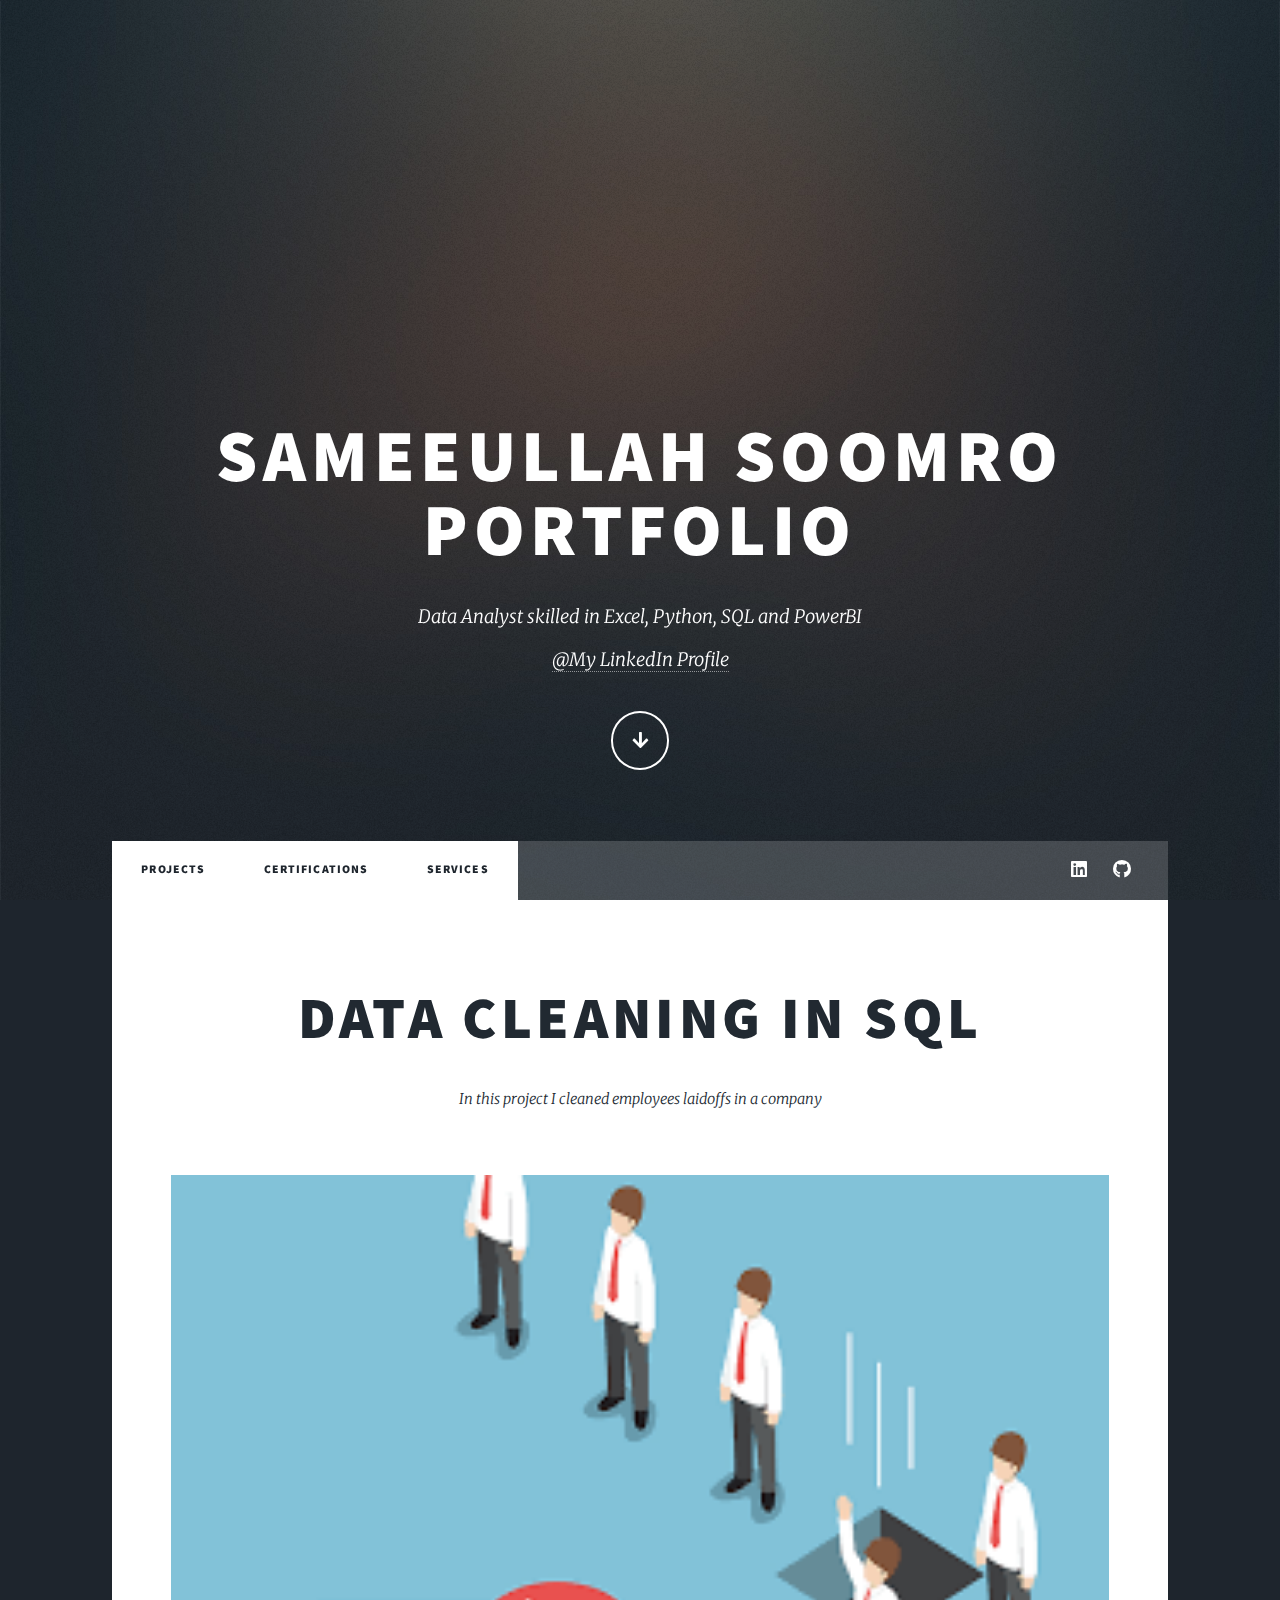
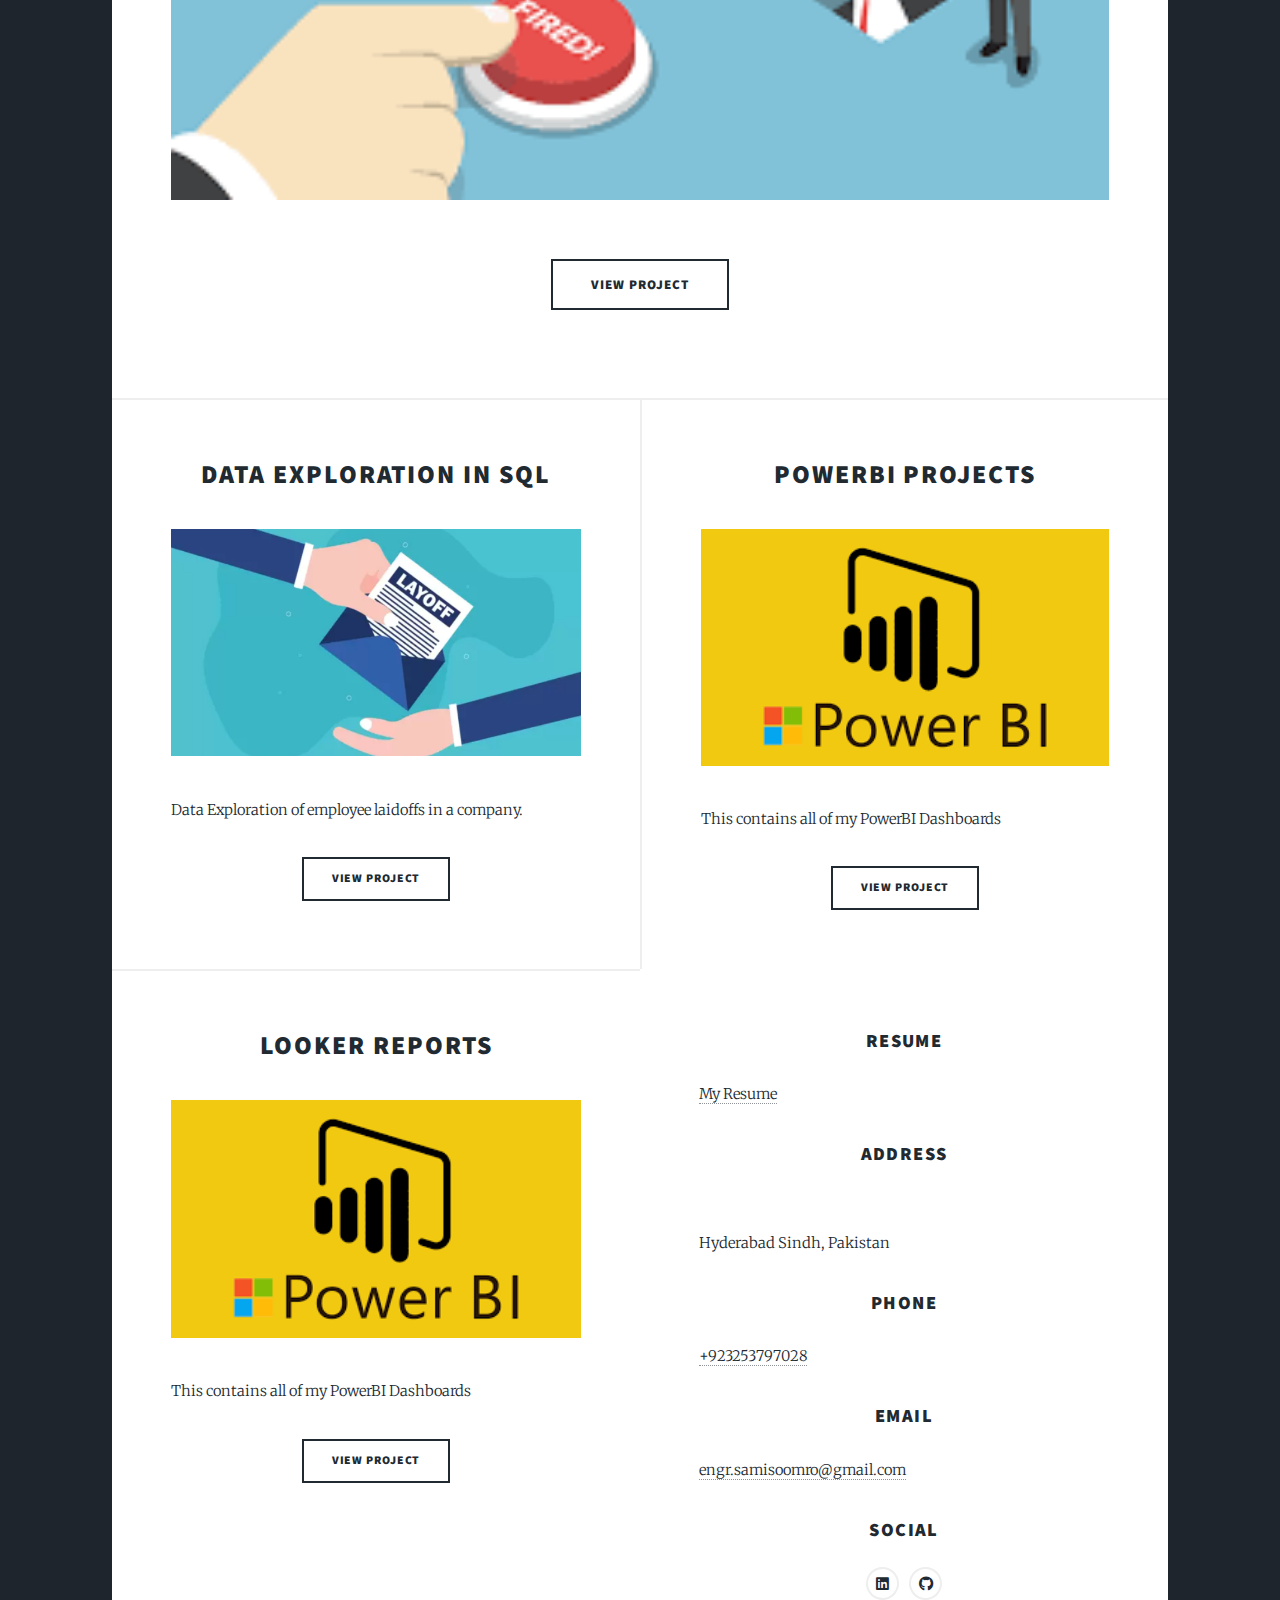
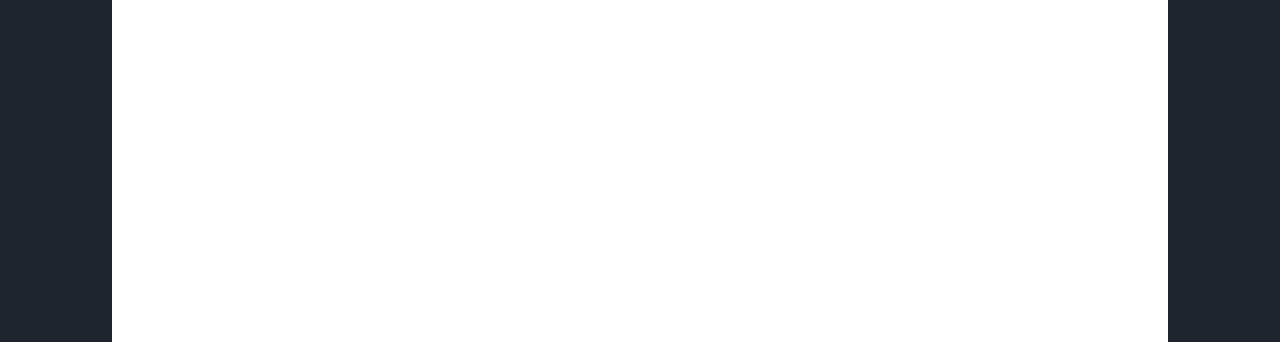
<file: index.html>
<!DOCTYPE HTML>
<!--
	Sameeullah Soomro Portfolio
	html5up.net | @ajlkn
	Free for personal and commercial use under the CCA 3.0 license (html5up.net/license)
-->
<html>
	<head>
		<title>Sameeullah Soomro Portfolio</title>
		<meta charset="utf-8" />
		<meta name="viewport" content="width=device-width, initial-scale=1, user-scalable=no" />
		<link rel="stylesheet" href="assets/css/main.css" />
		<noscript><link rel="stylesheet" href="assets/css/noscript.css" /></noscript>
	</head>
	<body class="is-preload">

		<!-- Wrapper -->
			<div id="wrapper" class="fade-in">

				<!-- Intro -->
					<div id="intro">
						<h1>Sameeullah Soomro Portfolio<br />
						</h1>
						<p>Data Analyst skilled in Excel, Python, SQL and PowerBI <br /> <a href="https://www.linkedin.com/in/samisoomro/"> @My LinkedIn Profile</a>
						</p>
						<ul class="actions">
							<li><a href="#header" class="button icon solid solo fa-arrow-down scrolly">Continue</a></li>
						</ul>
					</div>

				<!-- Header -->
					<header id="header">
						<a href="index.html" class="logo">Sameeullah Soomro (Data Analyst)</a>
					</header>

				<!-- Nav -->
					<nav id="nav">
						<ul class="links">
							<li class="active"><a href="index.html">Projects</a></li>
							<li class="active"><a href="certificates.html">Certifications</a></li>
							<li class="active"><a href="services.html">Services</a></li>
					
						</ul>
						<ul class="icons">
							<li><a href="https://www.linkedin.com/in/samisoomro/" class="icon brands alt fa-linkedin"><span class="label">linkedIn</span></a></li>
							<li><a href="#" class="icon brands alt fa-github"><span class="label">GitHub</span></a></li>
						</ul>
					</nav>

				<!-- Main -->
					<div id="main">

						<!-- Featured Post -->
							<article class="post featured">
								<header class="major">
									<h2><a href="#">Data Cleaning in SQL<br />
									</a></h2>
									<p>In this project I cleaned employees laidoffs in a company</p>
								</header>
								<a href="https://github.com/samisoomro24/projects/blob/main/17.%20Data%20Cleaning%20in%20MySQL.sql" class="image main"><img src="images/layoff2.png" alt="" /></a>
								<ul class="actions special">
									<li><a href="https://github.com/samisoomro24/projects/blob/main/17.%20Data%20Cleaning%20in%20MySQL.sql" class="button large">View Project</a></li>
								</ul>
							</article>

						<!-- Posts -->
							<section class="posts">
								<article>
									<header>
										<h2><a href="#">Data Exploration in SQL<br />
										</a></h2>
									</header>
									<a href="https://github.com/samisoomro24/projects/blob/main/18.%20Exploratory%20Data%20Analysis.sql" class="image fit"><img src="images/layoff.png" alt="" /></a>
									<p>Data Exploration of employee laidoffs in a company.</p>
									<ul class="actions special">
										<li><a href="https://github.com/samisoomro24/projects/blob/main/18.%20Exploratory%20Data%20Analysis.sql" class="button">View Project</a></li>
									</ul>
								</article>
								<article>
									<header>
										<h2><a href="#">PowerBI Projects<br />
										</a></h2>
									</header>
									<a href="https://github.com/samisoomro24/projects/blob/main/My_Dashboards.pdf" class="image fit"><img src="images/powerbi.png" alt="" /></a>
									<p>This contains all of my PowerBI Dashboards</p>
									<ul class="actions special">
										<li><a href="https://github.com/samisoomro24/projects/blob/main/My_Dashboards.pdf" class="button">View Project</a></li>
									</ul>
								</article>
								<article>
									<header>
										<h2><a href="#">Looker Reports<br />
										</a></h2>
									</header>
									<a href="https://lookerstudio.google.com/embed/reporting/752842f9-46eb-4e1e-885a-8f14af4b2482/page/p_by7ktgixud" class="image fit"><img src="images/powerbi.png" alt="" /></a>
									<p>This contains all of my PowerBI Dashboards</p>
									<ul class="actions special">
										<li><a href="https://lookerstudio.google.com/embed/reporting/752842f9-46eb-4e1e-885a-8f14af4b2482/page/p_by7ktgixud" class="button">View Project</a></li>
									</ul>
								</article>
					
				
						<section class="split contact">
							<section class="alt">
								<h3>Resume</h3>
								<p><a href="https://github.com/samisoomro24/projects/blob/main/Resume_Sameeullah.pdf">My Resume</a></p>
							</section>
							<section >
								<h3>Address</h3>
								<p><br />
								Hyderabad Sindh, Pakistan</p>
							</section>
	
							<section>
								<h3>Phone</h3>
								<p><a href="#">+923253797028</a></p>
							</section>
							<section>
								<h3>Email</h3>
								<p><a href="#">engr.samisoomro@gmail.com</a></p>
							</section>
							<section>
								<h3>Social</h3>
								<ul class="icons alt">
									<li><a href="https://www.linkedin.com/in/samisoomro/" class="icon brands alt fa-linkedin"><span class="label">linkedIn</span></a></li>
									<li><a href="https://github.com/samisoomro24" class="icon brands alt fa-github"><span class="label">GitHub</span></a></li>
								</ul>
							</section>
						</section>
					</footer>

				<!-- Copyright -->
					<div id="copyright">
						<ul><li>&copy; Untitled</li><li>Design: <a href="https://html5up.net">HTML5 UP</a></li></ul>
					</div>

			</div>

		<!-- Scripts -->
			<script src="assets/js/jquery.min.js"></script>
			<script src="assets/js/jquery.scrollex.min.js"></script>
			<script src="assets/js/jquery.scrolly.min.js"></script>
			<script src="assets/js/browser.min.js"></script>
			<script src="assets/js/breakpoints.min.js"></script>
			<script src="assets/js/util.js"></script>
			<script src="assets/js/main.js"></script>

	</body>
</html>
</file>
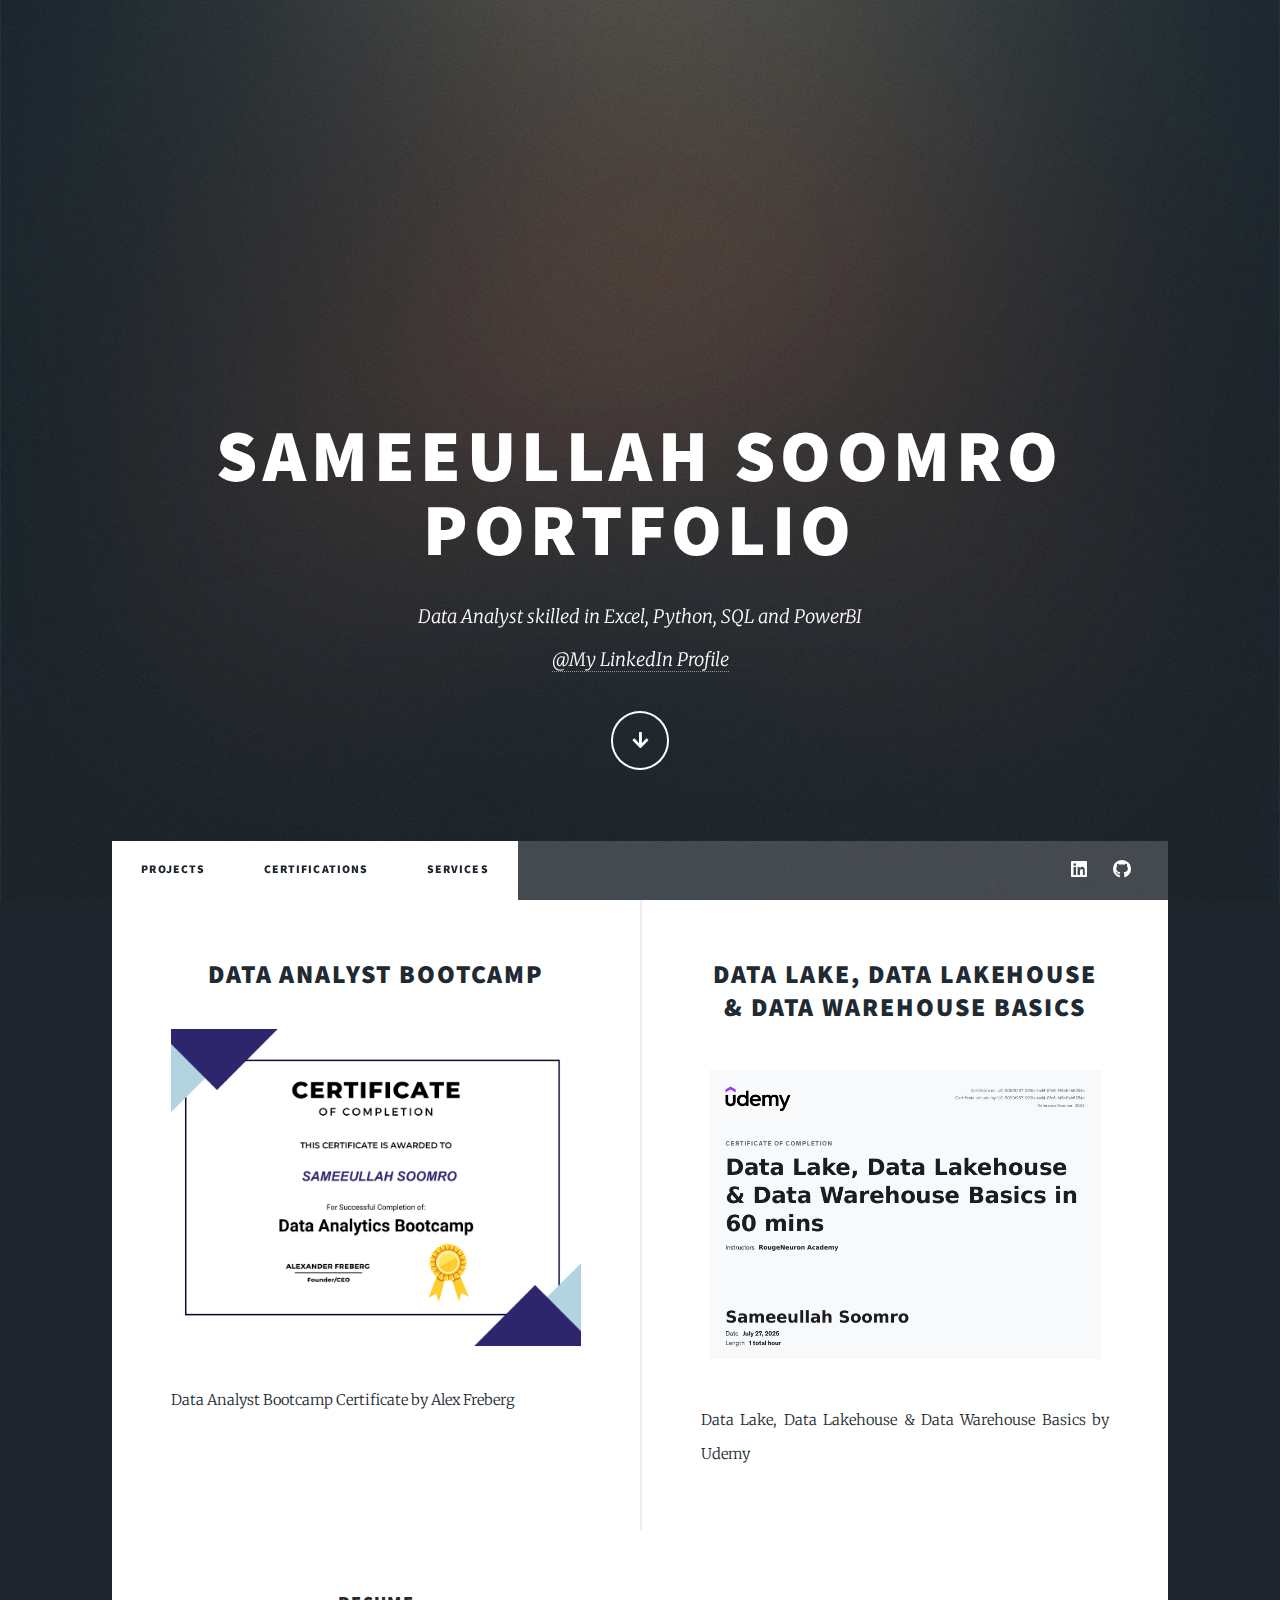
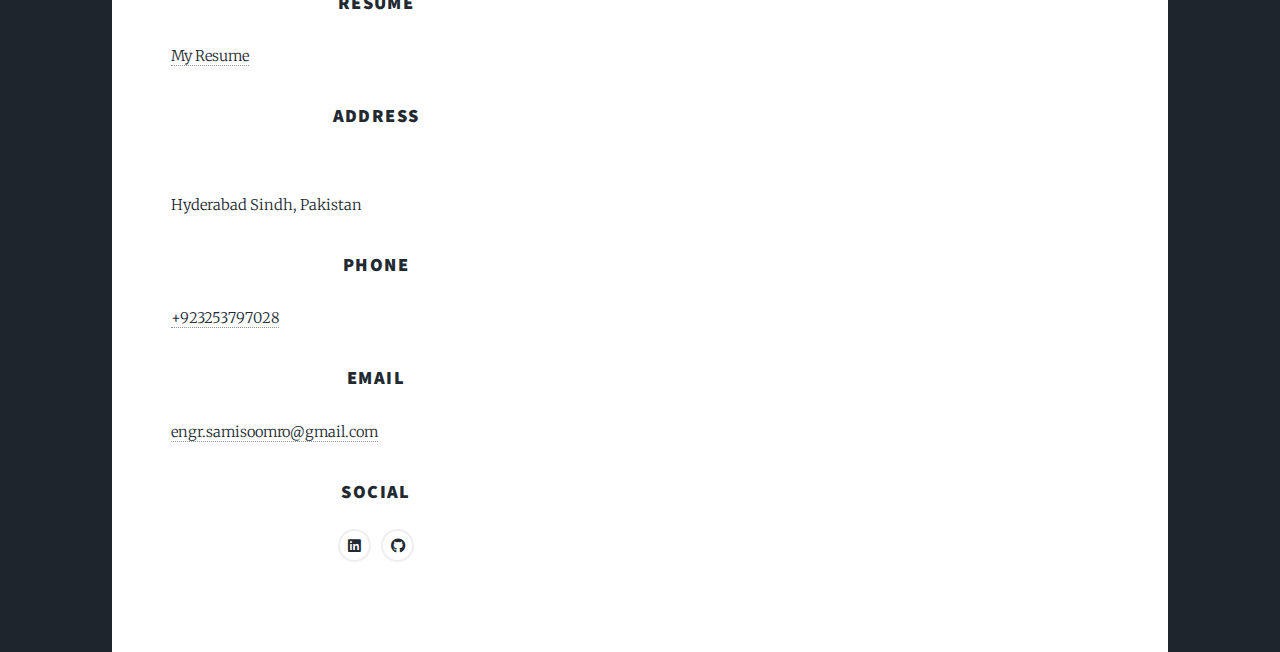
<file: certificates.html>
<!DOCTYPE HTML>
<!--
	Sameeullah Soomro Portfolio
	html5up.net | @ajlkn
	Free for personal and commercial use under the CCA 3.0 license (html5up.net/license)
-->
<html>
	<head>
		<title>Sameeullah Soomro Portfolio</title>
		<meta charset="utf-8" />
		<meta name="viewport" content="width=device-width, initial-scale=1, user-scalable=no" />
		<link rel="stylesheet" href="assets/css/main.css" />
		<noscript><link rel="stylesheet" href="assets/css/noscript.css" /></noscript>
	</head>
	<body class="is-preload">

		<!-- Wrapper -->
			<div id="wrapper" class="fade-in">

				<!-- Intro -->
					<div id="intro">
						<h1>Sameeullah Soomro Portfolio<br />
						</h1>
						<p>Data Analyst skilled in Excel, Python, SQL and PowerBI <br /> <a href="https://www.linkedin.com/in/samisoomro/"> @My LinkedIn Profile</a>
						</p>
						<ul class="actions">
							<li><a href="#header" class="button icon solid solo fa-arrow-down scrolly">Continue</a></li>
						</ul>
					</div>

				<!-- Header -->
					<header id="header">
						<a href="index.html" class="logo">Sameeullah Soomro (Data Analyst)</a>
					</header>

				<!-- Nav -->
					<nav id="nav">
						<ul class="links">
							<li class="active"><a href="index.html">Projects</a></li>
							<li class="active"><a href="certificates.html">Certifications</a></li>
							<li class="active"><a href="services.html">Services</a></li>
					
						</ul>
						<ul class="icons">
							<li><a href="https://www.linkedin.com/in/samisoomro/" class="icon brands alt fa-linkedin"><span class="label">linkedIn</span></a></li>
							<li><a href="#" class="icon brands alt fa-github"><span class="label">GitHub</span></a></li>
						</ul>
					</nav>

				<!-- Main -->
					<div id="main">
						<!-- Posts -->
							<section class="posts">
								<article>
									<header>
										<h2><a href="#">Data Analyst Bootcamp<br />
										</a></h2>
									</header>
									<a class="image fit"><img src="images/Bootcamp_Certificate.png" alt="" /></a>
									<p>Data Analyst Bootcamp Certificate by Alex Freberg</p>
			
								</article>
								<article>
									<header>
										<h2><a href="#">Data Lake, Data Lakehouse & Data Warehouse Basics<br />
										</a></h2>
									</header>
									<a class="image fit"><img src="images/Certificate.jpg" alt="" /></a>
									<p>Data Lake, Data Lakehouse & Data Warehouse Basics by Udemy</p>
			
								</article>
					
				
						<section class="split contact">
							<section class="alt">
								<h3>Resume</h3>
								<p><a href="https://github.com/samisoomro24/projects/blob/main/My_Resume.pdf">My Resume</a></p>
							</section>
							<section >
								<h3>Address</h3>
								<p><br />
								Hyderabad Sindh, Pakistan</p>
							</section>
	
							<section>
								<h3>Phone</h3>
								<p><a href="#">+923253797028</a></p>
							</section>
							<section>
								<h3>Email</h3>
								<p><a href="#">engr.samisoomro@gmail.com</a></p>
							</section>
							<section>
								<h3>Social</h3>
								<ul class="icons alt">
									<li><a href="https://www.linkedin.com/in/samisoomro/" class="icon brands alt fa-linkedin"><span class="label">linkedIn</span></a></li>
									<li><a href="https://github.com/samisoomro24" class="icon brands alt fa-github"><span class="label">GitHub</span></a></li>
								</ul>
							</section>
						</section>
					</footer>

				<!-- Copyright -->
					<div id="copyright">
						<ul><li>&copy; Untitled</li><li>Design: <a href="https://html5up.net">HTML5 UP</a></li></ul>
					</div>

			</div>

		<!-- Scripts -->
			<script src="assets/js/jquery.min.js"></script>
			<script src="assets/js/jquery.scrollex.min.js"></script>
			<script src="assets/js/jquery.scrolly.min.js"></script>
			<script src="assets/js/browser.min.js"></script>
			<script src="assets/js/breakpoints.min.js"></script>
			<script src="assets/js/util.js"></script>
			<script src="assets/js/main.js"></script>

	</body>
</html>
</file>
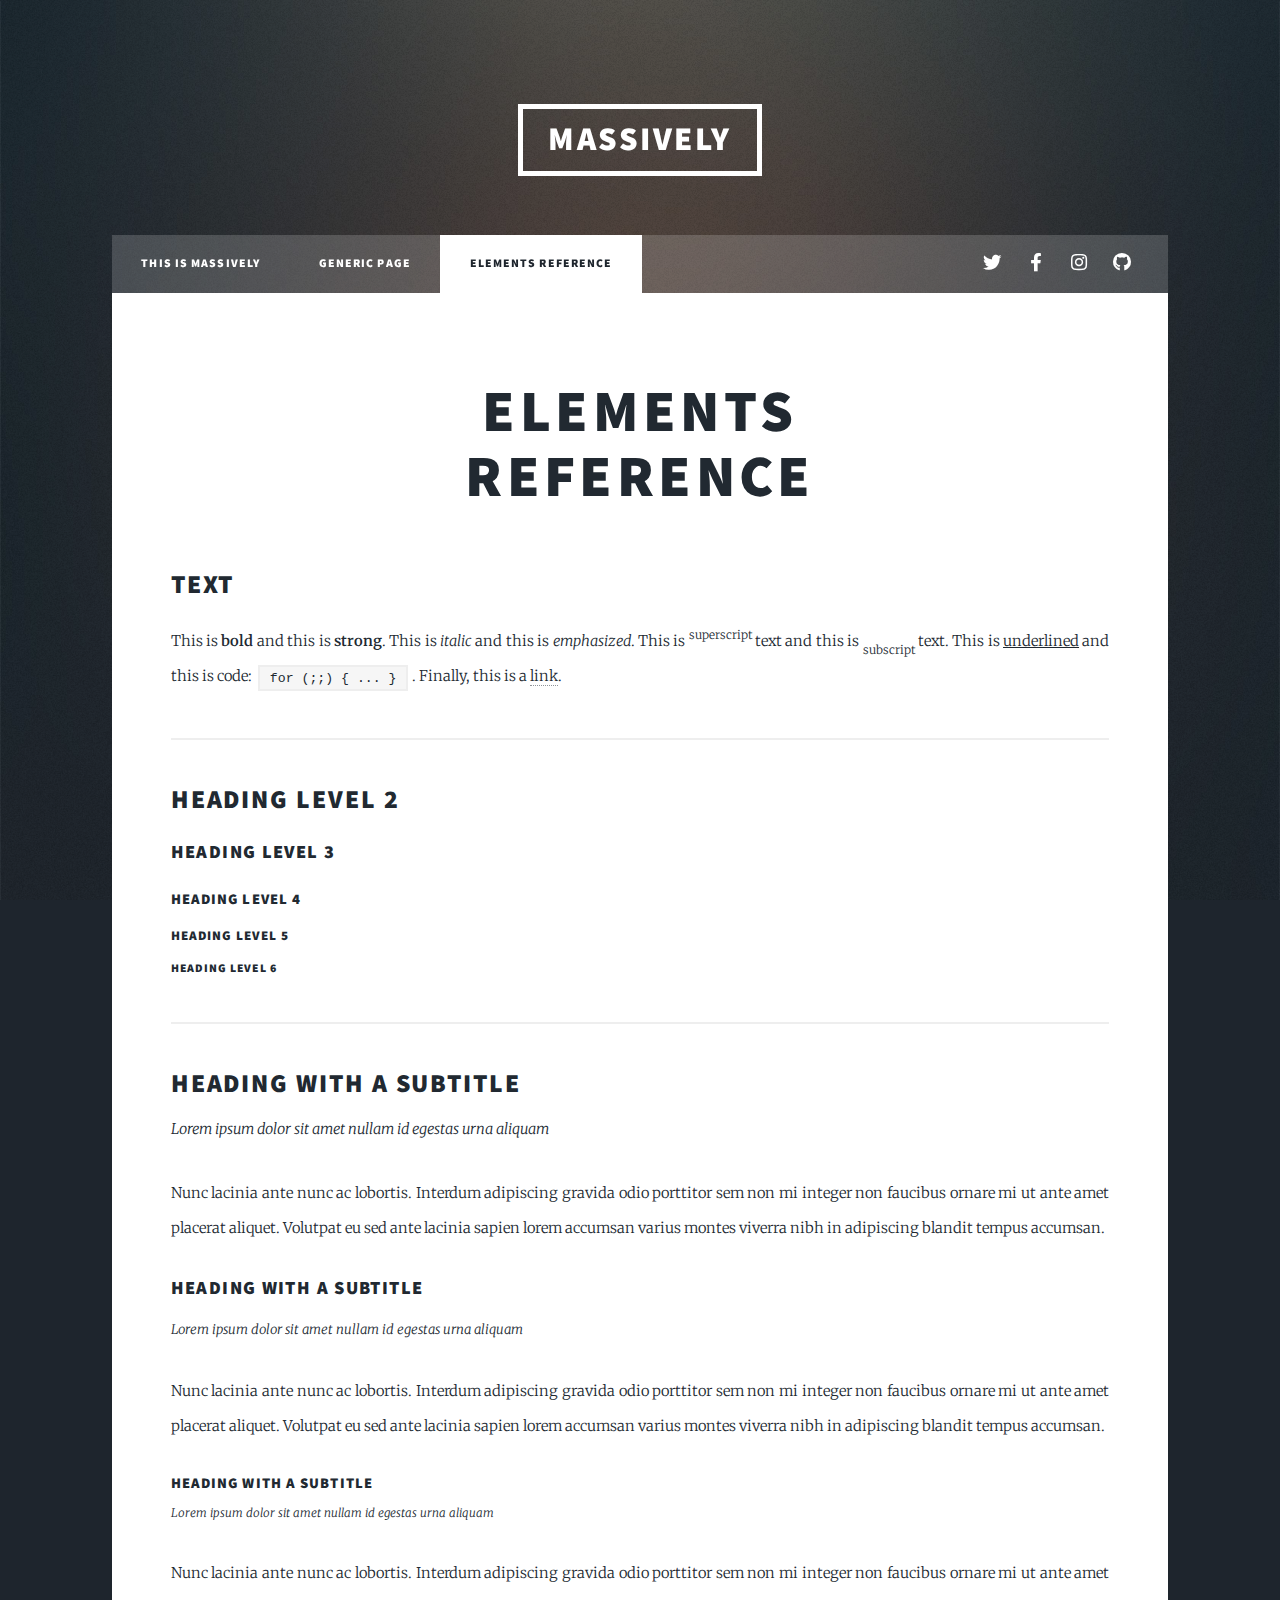
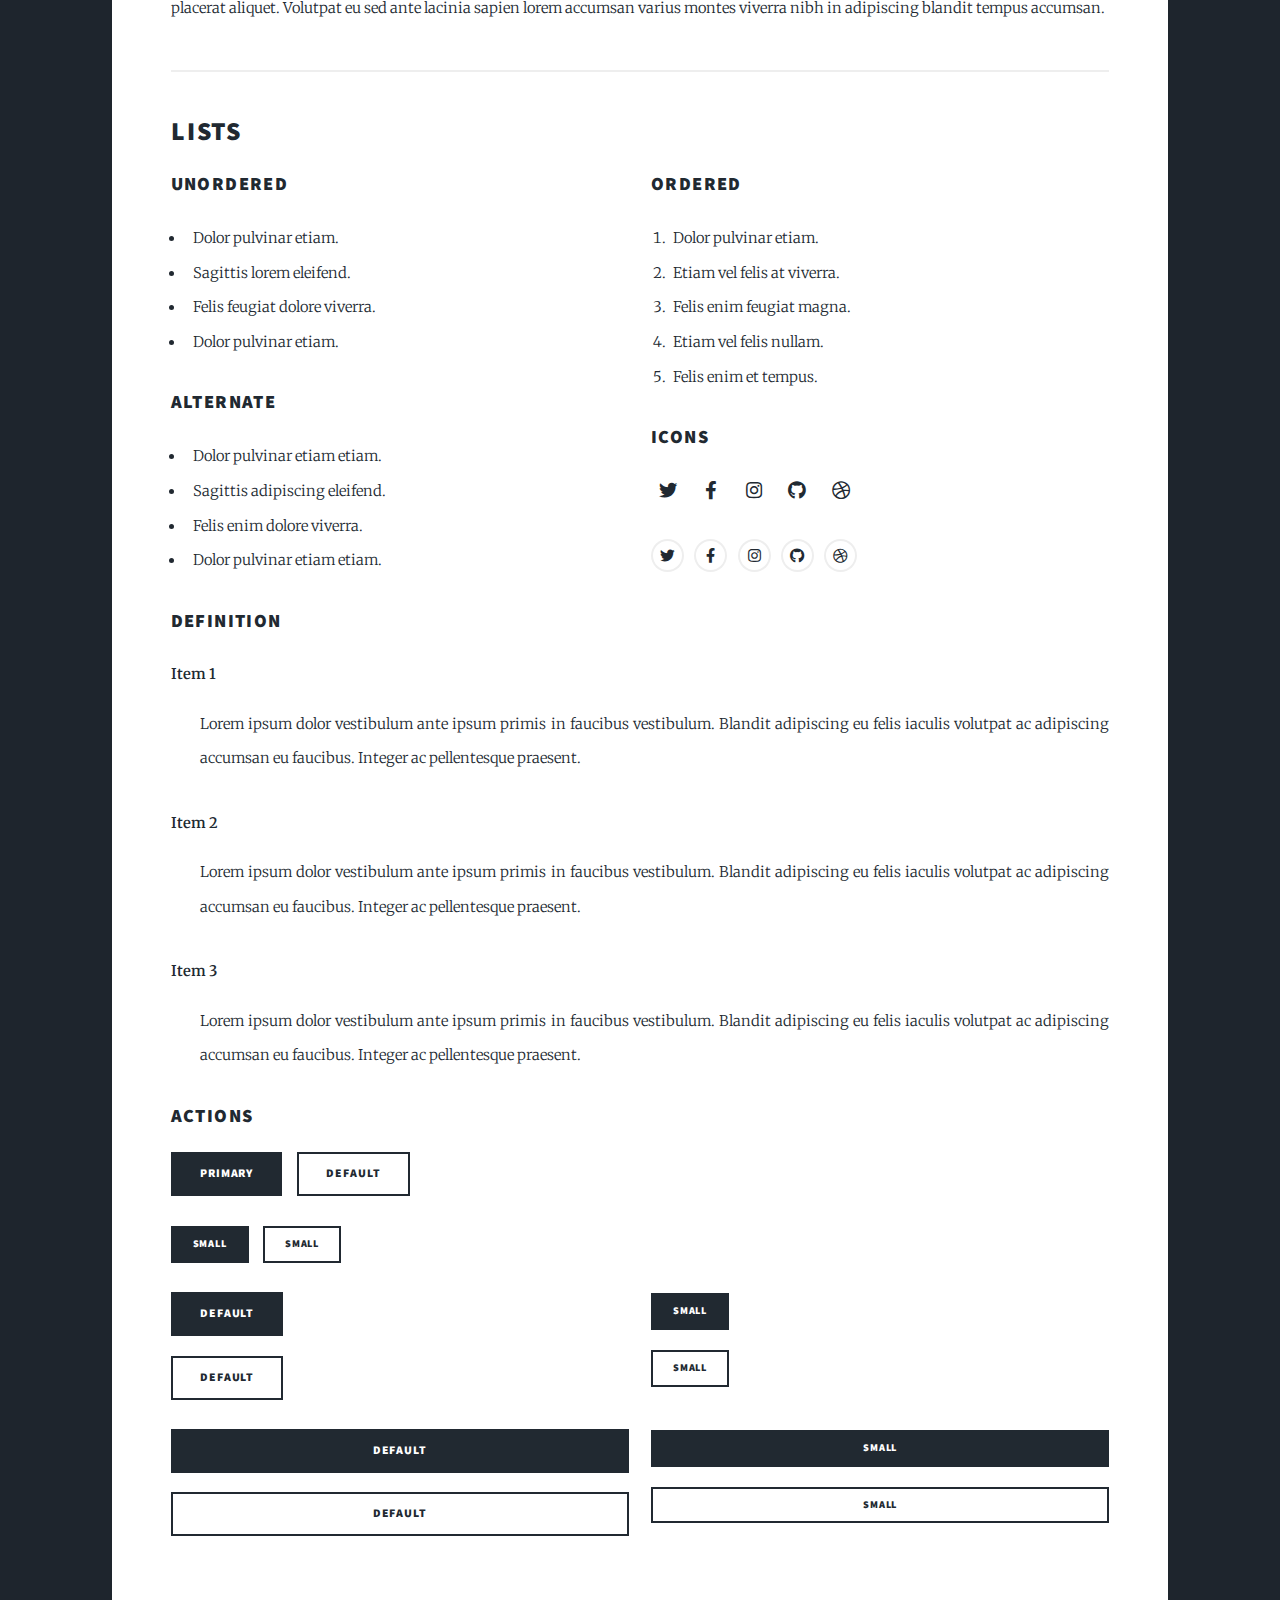
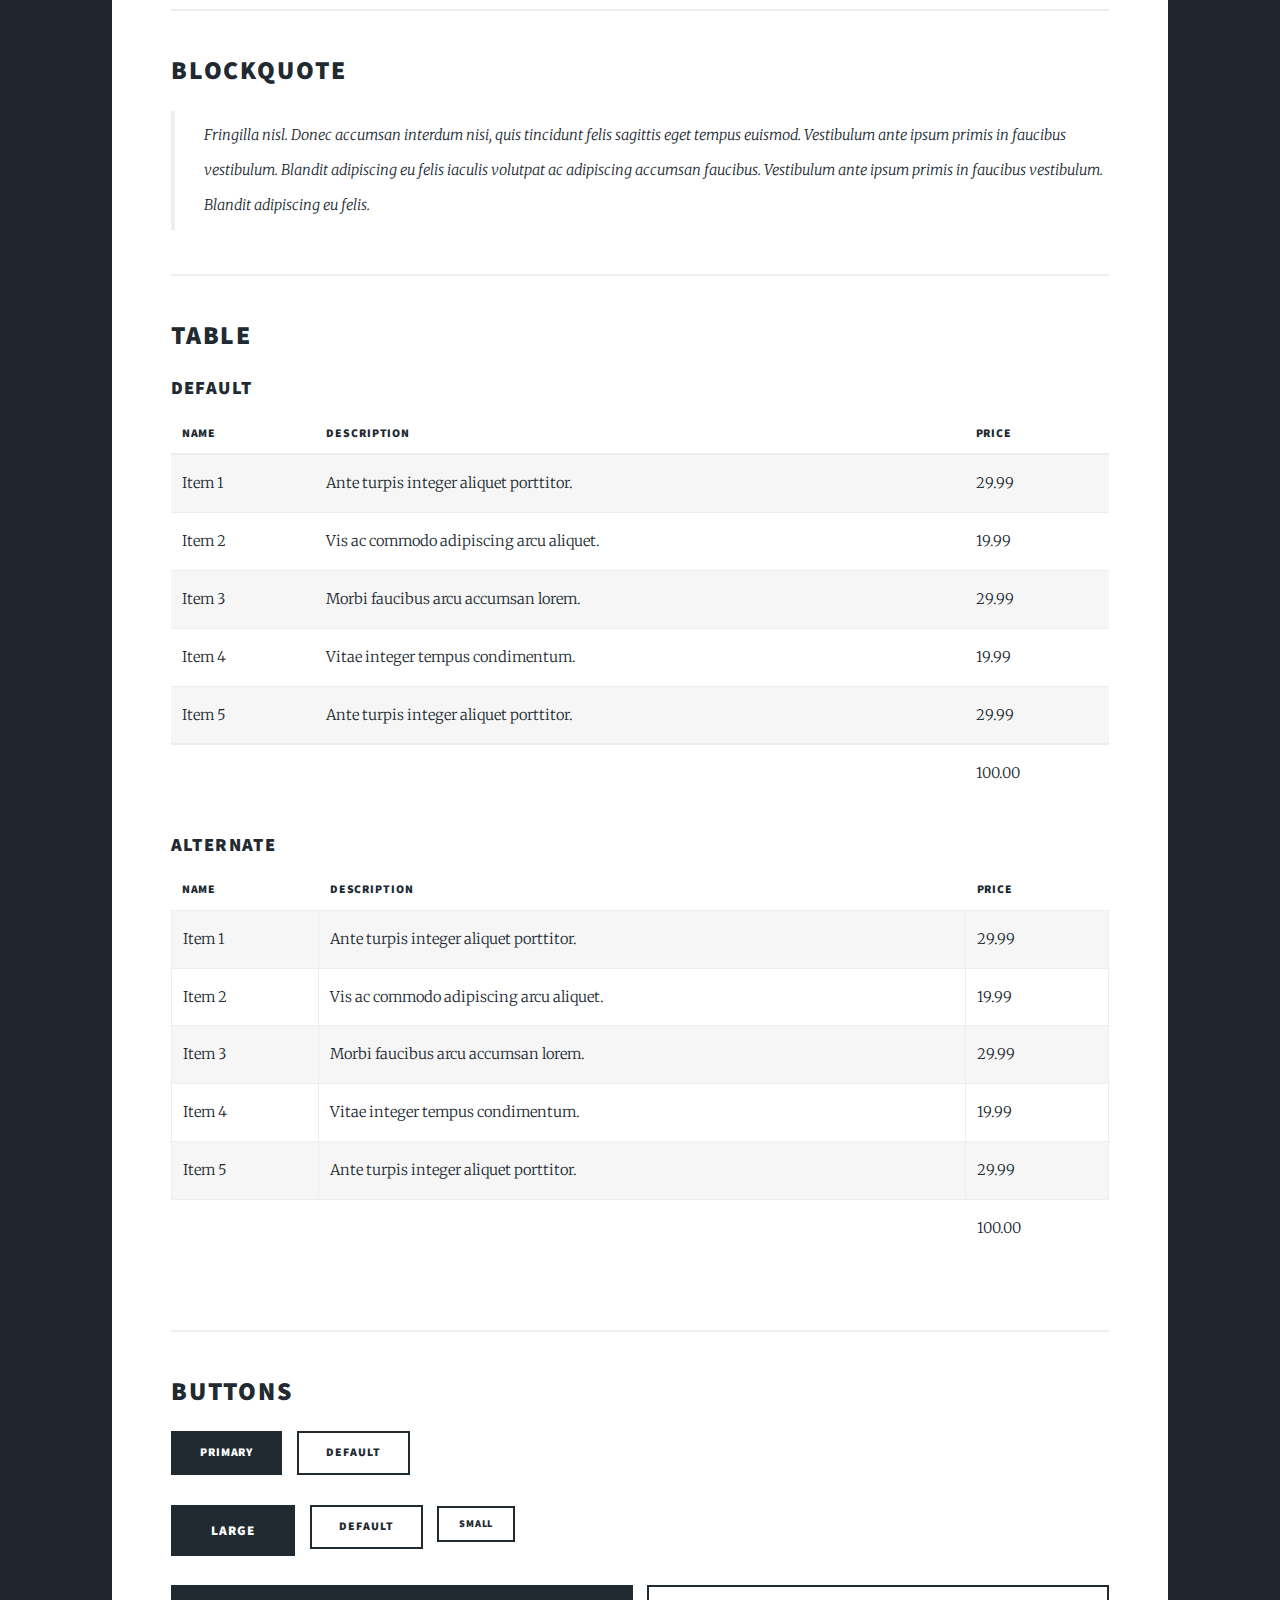
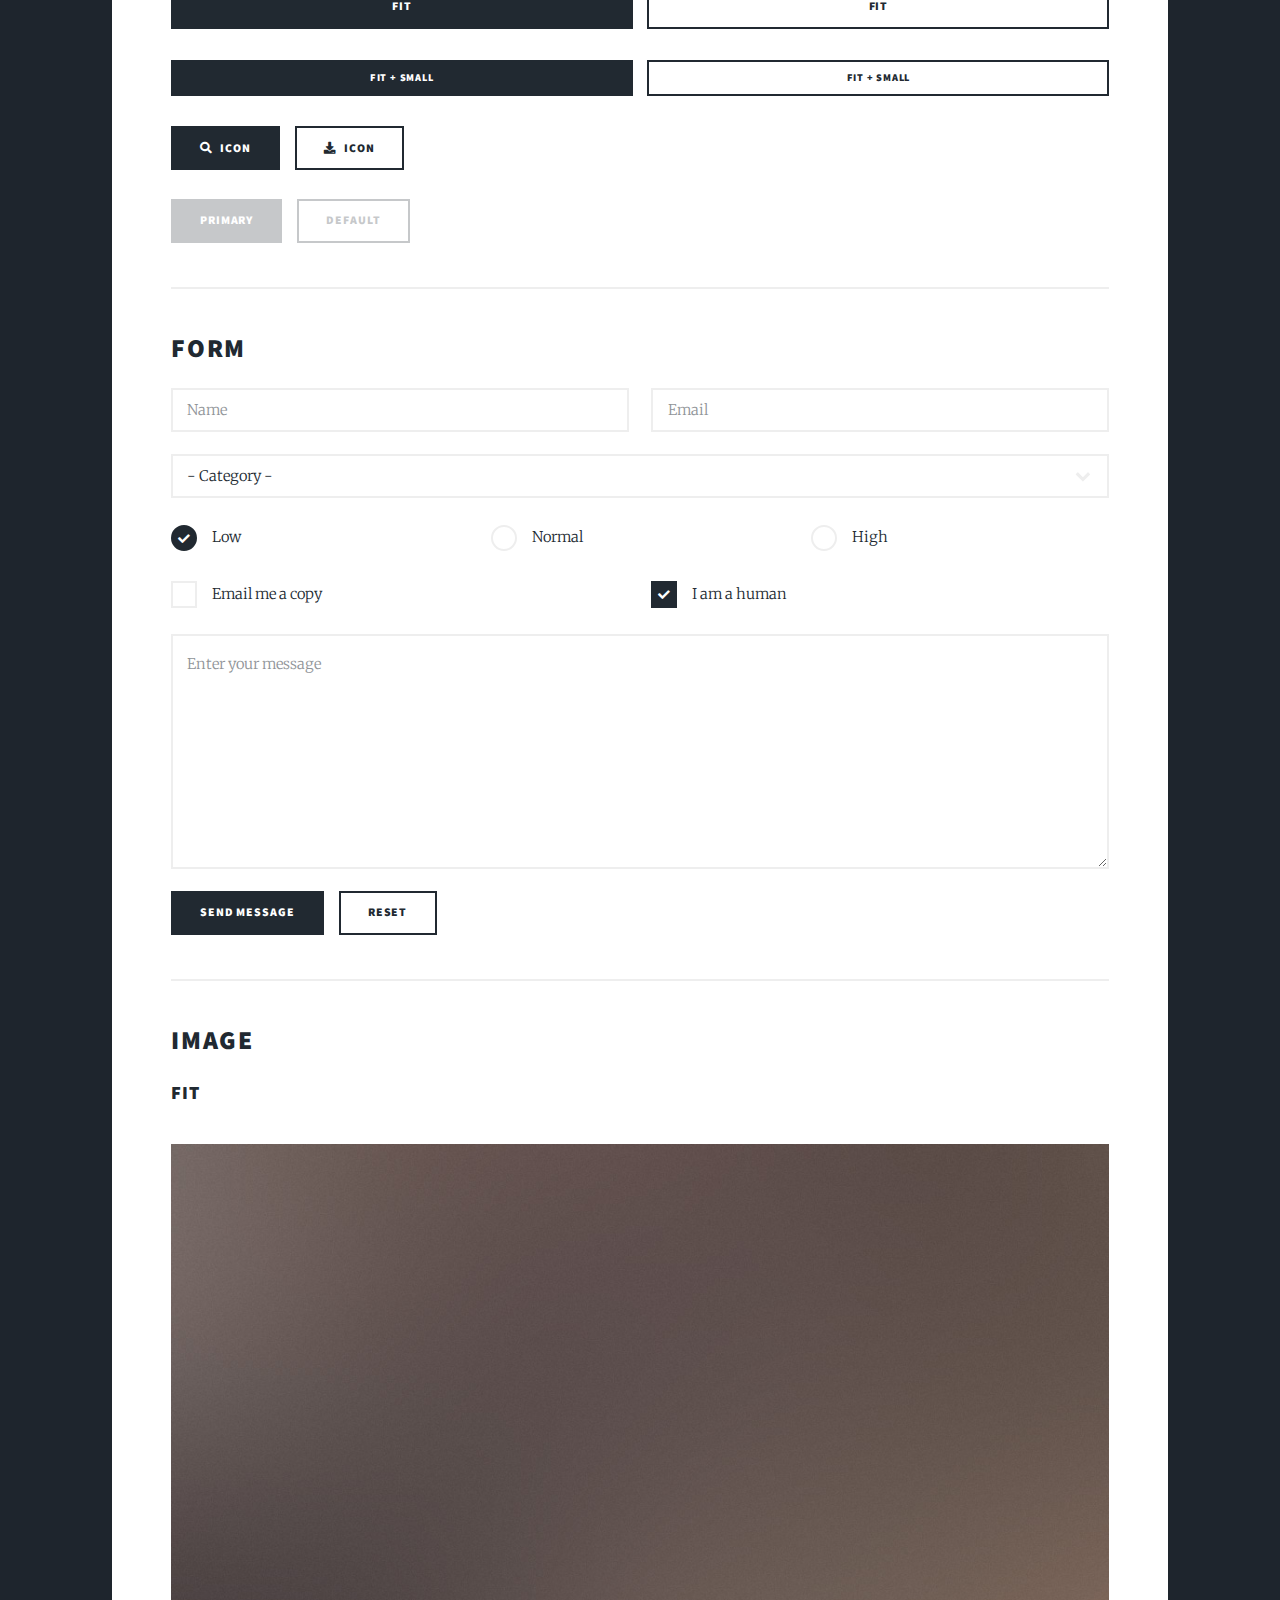
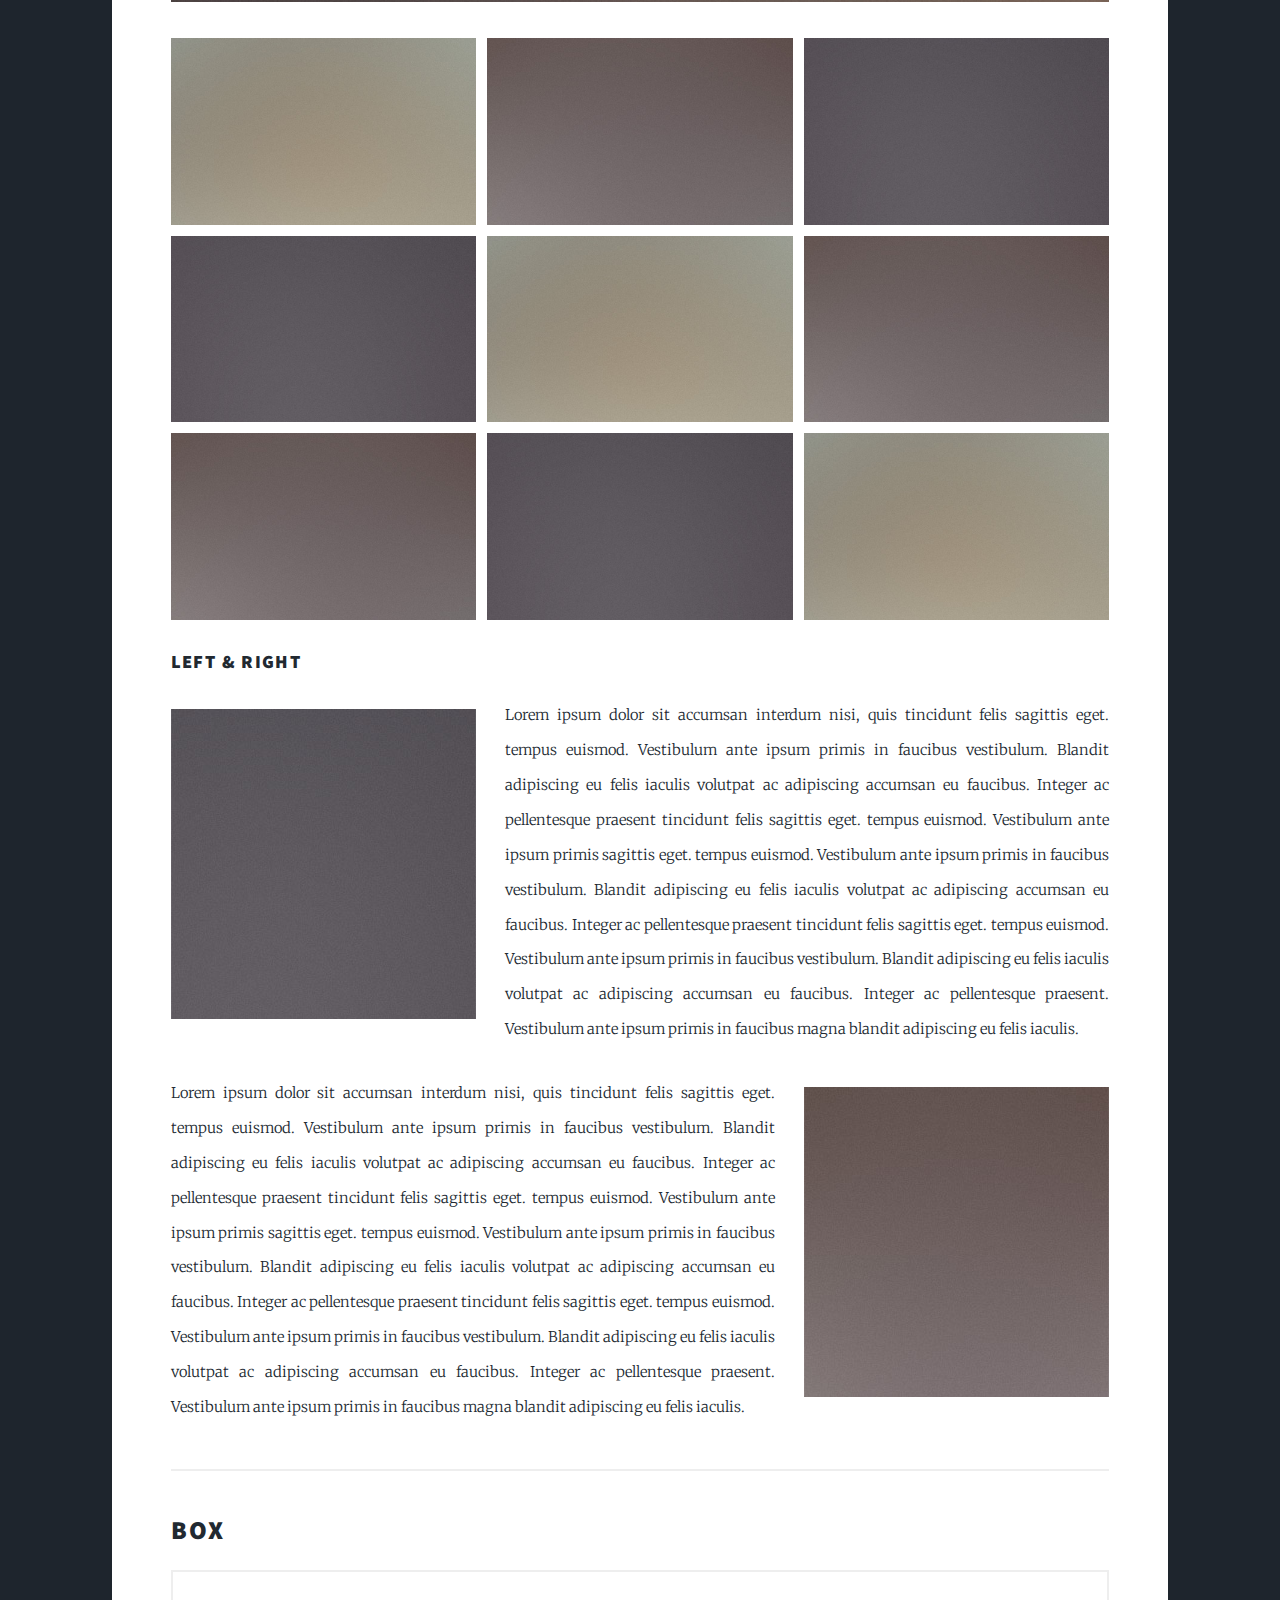
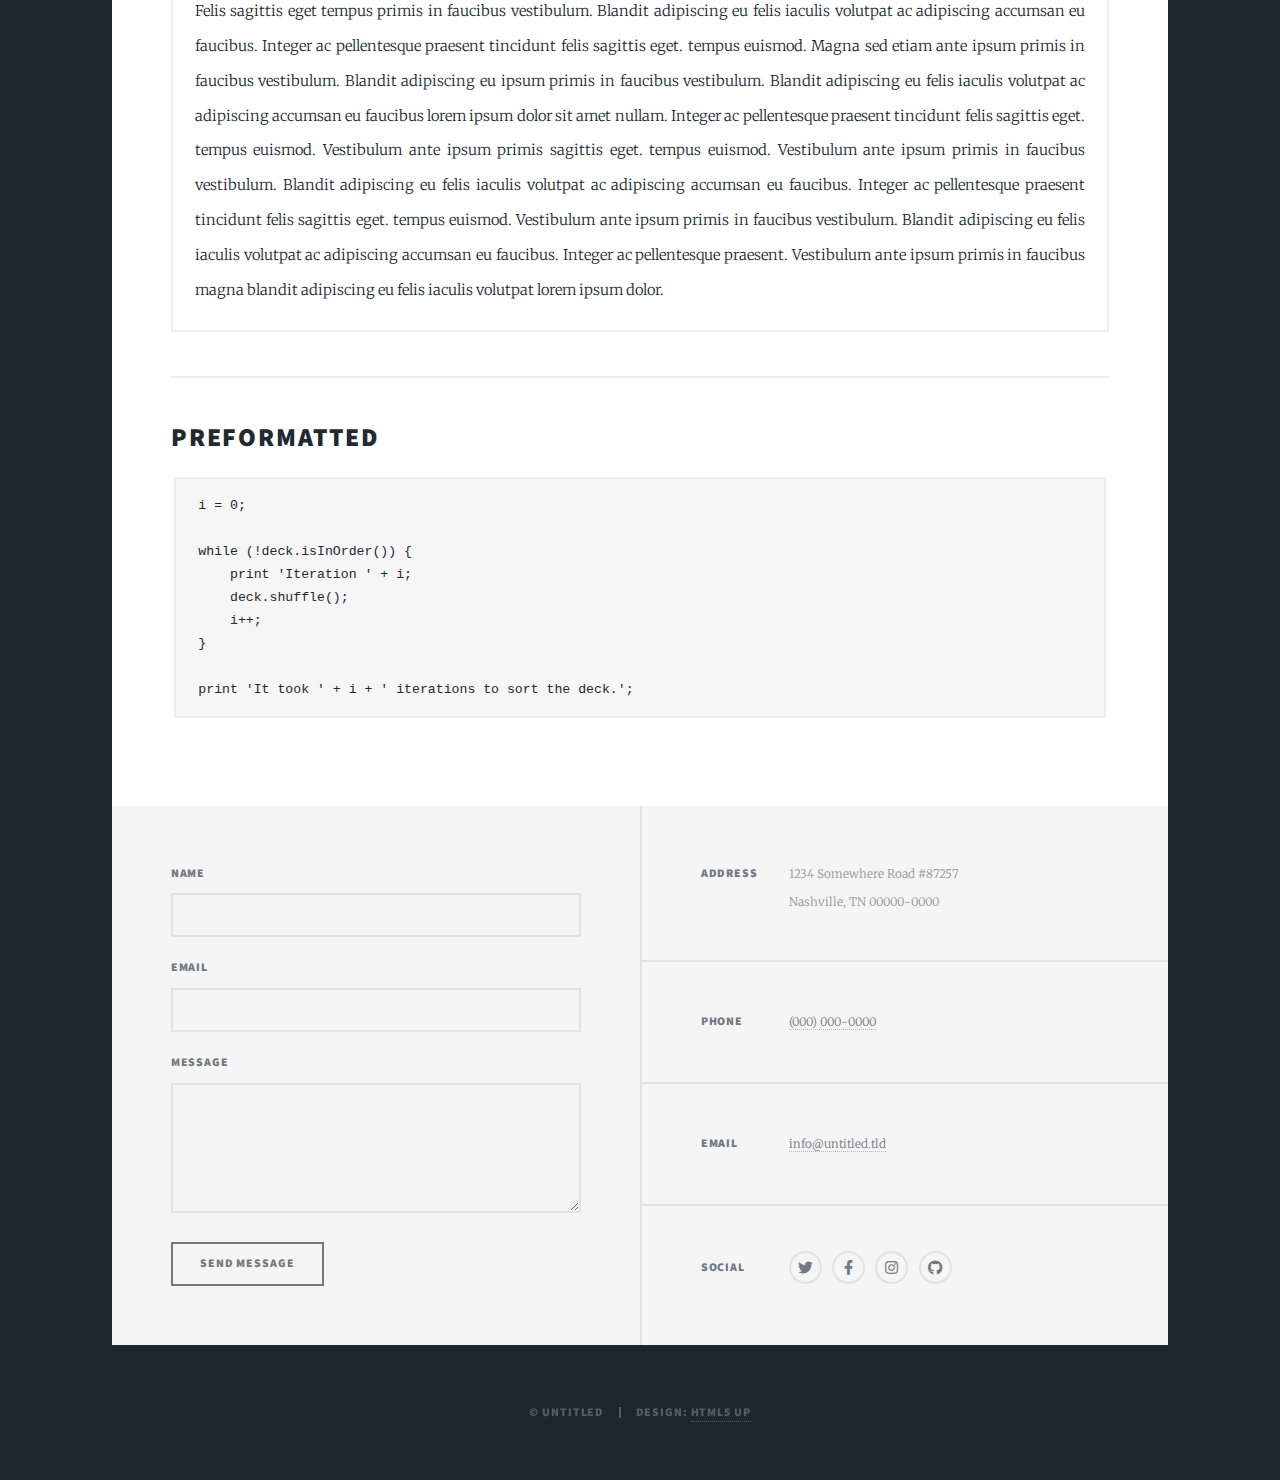
<file: elements.html>
<!DOCTYPE HTML>
<!--
	Massively by HTML5 UP
	html5up.net | @ajlkn
	Free for personal and commercial use under the CCA 3.0 license (html5up.net/license)
-->
<html>
	<head>
		<title>Elements Reference - Massively by HTML5 UP</title>
		<meta charset="utf-8" />
		<meta name="viewport" content="width=device-width, initial-scale=1, user-scalable=no" />
		<link rel="stylesheet" href="assets/css/main.css" />
		<noscript><link rel="stylesheet" href="assets/css/noscript.css" /></noscript>
	</head>
	<body class="is-preload">

		<!-- Wrapper -->
			<div id="wrapper">

				<!-- Header -->
					<header id="header">
						<a href="index.html" class="logo">Massively</a>
					</header>

				<!-- Nav -->
					<nav id="nav">
						<ul class="links">
							<li><a href="index.html">This is Massively</a></li>
							<li><a href="generic.html">Generic Page</a></li>
							<li class="active"><a href="elements.html">Elements Reference</a></li>
						</ul>
						<ul class="icons">
							<li><a href="#" class="icon brands fa-twitter"><span class="label">Twitter</span></a></li>
							<li><a href="#" class="icon brands fa-facebook-f"><span class="label">Facebook</span></a></li>
							<li><a href="#" class="icon brands fa-instagram"><span class="label">Instagram</span></a></li>
							<li><a href="#" class="icon brands fa-github"><span class="label">GitHub</span></a></li>
						</ul>
					</nav>

				<!-- Main -->
					<div id="main">

						<!-- Post -->
							<section class="post">
								<header class="major">
									<h1>Elements<br />
									Reference</h1>
								</header>

								<!-- Text stuff -->
									<h2>Text</h2>
									<p>This is <b>bold</b> and this is <strong>strong</strong>. This is <i>italic</i> and this is <em>emphasized</em>.
									This is <sup>superscript</sup> text and this is <sub>subscript</sub> text.
									This is <u>underlined</u> and this is code: <code>for (;;) { ... }</code>.
									Finally, this is a <a href="#">link</a>.</p>
									<hr />
									<h2>Heading Level 2</h2>
									<h3>Heading Level 3</h3>
									<h4>Heading Level 4</h4>
									<h5>Heading Level 5</h5>
									<h6>Heading Level 6</h6>
									<hr />
									<header>
										<h2>Heading with a Subtitle</h2>
										<p>Lorem ipsum dolor sit amet nullam id egestas urna aliquam</p>
									</header>
									<p>Nunc lacinia ante nunc ac lobortis. Interdum adipiscing gravida odio porttitor sem non mi integer non faucibus ornare mi ut ante amet placerat aliquet. Volutpat eu sed ante lacinia sapien lorem accumsan varius montes viverra nibh in adipiscing blandit tempus accumsan.</p>
									<header>
										<h3>Heading with a Subtitle</h3>
										<p>Lorem ipsum dolor sit amet nullam id egestas urna aliquam</p>
									</header>
									<p>Nunc lacinia ante nunc ac lobortis. Interdum adipiscing gravida odio porttitor sem non mi integer non faucibus ornare mi ut ante amet placerat aliquet. Volutpat eu sed ante lacinia sapien lorem accumsan varius montes viverra nibh in adipiscing blandit tempus accumsan.</p>
									<header>
										<h4>Heading with a Subtitle</h4>
										<p>Lorem ipsum dolor sit amet nullam id egestas urna aliquam</p>
									</header>
									<p>Nunc lacinia ante nunc ac lobortis. Interdum adipiscing gravida odio porttitor sem non mi integer non faucibus ornare mi ut ante amet placerat aliquet. Volutpat eu sed ante lacinia sapien lorem accumsan varius montes viverra nibh in adipiscing blandit tempus accumsan.</p>

									<hr />

								<!-- Lists -->
									<h2>Lists</h2>
									<div class="row">
										<div class="col-6 col-12-small">

											<h3>Unordered</h3>
											<ul>
												<li>Dolor pulvinar etiam.</li>
												<li>Sagittis lorem eleifend.</li>
												<li>Felis feugiat dolore viverra.</li>
												<li>Dolor pulvinar etiam.</li>
											</ul>

											<h3>Alternate</h3>
											<ul class="alt">
												<li>Dolor pulvinar etiam etiam.</li>
												<li>Sagittis adipiscing eleifend.</li>
												<li>Felis enim dolore viverra.</li>
												<li>Dolor pulvinar etiam etiam.</li>
											</ul>

										</div>
										<div class="col-6 col-12-small">

											<h3>Ordered</h3>
											<ol>
												<li>Dolor pulvinar etiam.</li>
												<li>Etiam vel felis at viverra.</li>
												<li>Felis enim feugiat magna.</li>
												<li>Etiam vel felis nullam.</li>
												<li>Felis enim et tempus.</li>
											</ol>

											<h3>Icons</h3>
											<ul class="icons">
												<li><a href="#" class="icon brands fa-twitter"><span class="label">Twitter</span></a></li>
												<li><a href="#" class="icon brands fa-facebook-f"><span class="label">Facebook</span></a></li>
												<li><a href="#" class="icon brands fa-instagram"><span class="label">Instagram</span></a></li>
												<li><a href="#" class="icon brands fa-github"><span class="label">Github</span></a></li>
												<li><a href="#" class="icon brands fa-dribbble"><span class="label">Dribbble</span></a></li>
											</ul>
											<ul class="icons alt">
												<li><a href="#" class="icon brands alt fa-twitter"><span class="label">Twitter</span></a></li>
												<li><a href="#" class="icon brands alt fa-facebook-f"><span class="label">Facebook</span></a></li>
												<li><a href="#" class="icon brands alt fa-instagram"><span class="label">Instagram</span></a></li>
												<li><a href="#" class="icon brands alt fa-github"><span class="label">Github</span></a></li>
												<li><a href="#" class="icon brands alt fa-dribbble"><span class="label">Dribbble</span></a></li>
											</ul>

										</div>
									</div>
									<h3>Definition</h3>
									<dl>
										<dt>Item 1</dt>
										<dd>
											<p>Lorem ipsum dolor vestibulum ante ipsum primis in faucibus vestibulum. Blandit adipiscing eu felis iaculis volutpat ac adipiscing accumsan eu faucibus. Integer ac pellentesque praesent.</p>
										</dd>
										<dt>Item 2</dt>
										<dd>
											<p>Lorem ipsum dolor vestibulum ante ipsum primis in faucibus vestibulum. Blandit adipiscing eu felis iaculis volutpat ac adipiscing accumsan eu faucibus. Integer ac pellentesque praesent.</p>
										</dd>
										<dt>Item 3</dt>
										<dd>
											<p>Lorem ipsum dolor vestibulum ante ipsum primis in faucibus vestibulum. Blandit adipiscing eu felis iaculis volutpat ac adipiscing accumsan eu faucibus. Integer ac pellentesque praesent.</p>
										</dd>
									</dl>

									<h3>Actions</h3>
									<ul class="actions">
										<li><a href="#" class="button primary">Primary</a></li>
										<li><a href="#" class="button">Default</a></li>
									</ul>
									<ul class="actions small">
										<li><a href="#" class="button primary small">Small</a></li>
										<li><a href="#" class="button small">Small</a></li>
									</ul>
									<div class="row">
										<div class="col-6 col-12-small">
											<ul class="actions stacked">
												<li><a href="#" class="button primary">Default</a></li>
												<li><a href="#" class="button">Default</a></li>
											</ul>
										</div>
										<div class="col-6 col-12-small">
											<ul class="actions stacked">
												<li><a href="#" class="button primary small">Small</a></li>
												<li><a href="#" class="button small">Small</a></li>
											</ul>
										</div>
									</div>
									<div class="row">
										<div class="col-6 col-12-small">
											<ul class="actions stacked">
												<li><a href="#" class="button primary fit">Default</a></li>
												<li><a href="#" class="button fit">Default</a></li>
											</ul>
										</div>
										<div class="col-6 col-12-small">
											<ul class="actions stacked">
												<li><a href="#" class="button primary small fit">Small</a></li>
												<li><a href="#" class="button small fit">Small</a></li>
											</ul>
										</div>
									</div>

									<hr />

								<!-- Blockquote -->
									<h2>Blockquote</h2>
									<blockquote>Fringilla nisl. Donec accumsan interdum nisi, quis tincidunt felis sagittis eget tempus euismod. Vestibulum ante ipsum primis in faucibus vestibulum. Blandit adipiscing eu felis iaculis volutpat ac adipiscing accumsan faucibus. Vestibulum ante ipsum primis in faucibus vestibulum. Blandit adipiscing eu felis.</blockquote>

									<hr />

								<!-- Table -->
									<h2>Table</h2>

									<h3>Default</h3>
									<div class="table-wrapper">
										<table>
											<thead>
												<tr>
													<th>Name</th>
													<th>Description</th>
													<th>Price</th>
												</tr>
											</thead>
											<tbody>
												<tr>
													<td>Item 1</td>
													<td>Ante turpis integer aliquet porttitor.</td>
													<td>29.99</td>
												</tr>
												<tr>
													<td>Item 2</td>
													<td>Vis ac commodo adipiscing arcu aliquet.</td>
													<td>19.99</td>
												</tr>
												<tr>
													<td>Item 3</td>
													<td> Morbi faucibus arcu accumsan lorem.</td>
													<td>29.99</td>
												</tr>
												<tr>
													<td>Item 4</td>
													<td>Vitae integer tempus condimentum.</td>
													<td>19.99</td>
												</tr>
												<tr>
													<td>Item 5</td>
													<td>Ante turpis integer aliquet porttitor.</td>
													<td>29.99</td>
												</tr>
											</tbody>
											<tfoot>
												<tr>
													<td colspan="2"></td>
													<td>100.00</td>
												</tr>
											</tfoot>
										</table>
									</div>

									<h3>Alternate</h3>
									<div class="table-wrapper">
										<table class="alt">
											<thead>
												<tr>
													<th>Name</th>
													<th>Description</th>
													<th>Price</th>
												</tr>
											</thead>
											<tbody>
												<tr>
													<td>Item 1</td>
													<td>Ante turpis integer aliquet porttitor.</td>
													<td>29.99</td>
												</tr>
												<tr>
													<td>Item 2</td>
													<td>Vis ac commodo adipiscing arcu aliquet.</td>
													<td>19.99</td>
												</tr>
												<tr>
													<td>Item 3</td>
													<td> Morbi faucibus arcu accumsan lorem.</td>
													<td>29.99</td>
												</tr>
												<tr>
													<td>Item 4</td>
													<td>Vitae integer tempus condimentum.</td>
													<td>19.99</td>
												</tr>
												<tr>
													<td>Item 5</td>
													<td>Ante turpis integer aliquet porttitor.</td>
													<td>29.99</td>
												</tr>
											</tbody>
											<tfoot>
												<tr>
													<td colspan="2"></td>
													<td>100.00</td>
												</tr>
											</tfoot>
										</table>
									</div>

									<hr />

								<!-- Buttons -->
									<h2>Buttons</h2>
									<ul class="actions">
										<li><a href="#" class="button primary">Primary</a></li>
										<li><a href="#" class="button">Default</a></li>
									</ul>
									<ul class="actions">
										<li><a href="#" class="button primary large">Large</a></li>
										<li><a href="#" class="button">Default</a></li>
										<li><a href="#" class="button small">Small</a></li>
									</ul>
									<ul class="actions fit">
										<li><a href="#" class="button primary fit">Fit</a></li>
										<li><a href="#" class="button fit">Fit</a></li>
									</ul>
									<ul class="actions fit small">
										<li><a href="#" class="button primary fit small">Fit + Small</a></li>
										<li><a href="#" class="button fit small">Fit + Small</a></li>
									</ul>
									<ul class="actions">
										<li><a href="#" class="button primary icon solid fa-search">Icon</a></li>
										<li><a href="#" class="button icon solid fa-download">Icon</a></li>
									</ul>
									<ul class="actions">
										<li><span class="button primary disabled">Primary</span></li>
										<li><span class="button disabled">Default</span></li>
									</ul>

									<hr />

								<!-- Form -->
									<h2>Form</h2>

									<form method="post" action="#">
										<div class="row gtr-uniform">
											<div class="col-6 col-12-xsmall">
												<input type="text" name="demo-name" id="demo-name" value="" placeholder="Name" />
											</div>
											<div class="col-6 col-12-xsmall">
												<input type="email" name="demo-email" id="demo-email" value="" placeholder="Email" />
											</div>
											<!-- Break -->
											<div class="col-12">
												<select name="demo-category" id="demo-category">
													<option value="">- Category -</option>
													<option value="1">Manufacturing</option>
													<option value="1">Shipping</option>
													<option value="1">Administration</option>
													<option value="1">Human Resources</option>
												</select>
											</div>
											<!-- Break -->
											<div class="col-4 col-12-small">
												<input type="radio" id="demo-priority-low" name="demo-priority" checked>
												<label for="demo-priority-low">Low</label>
											</div>
											<div class="col-4 col-12-small">
												<input type="radio" id="demo-priority-normal" name="demo-priority">
												<label for="demo-priority-normal">Normal</label>
											</div>
											<div class="col-4 col-12-small">
												<input type="radio" id="demo-priority-high" name="demo-priority">
												<label for="demo-priority-high">High</label>
											</div>
											<!-- Break -->
											<div class="col-6 col-12-small">
												<input type="checkbox" id="demo-copy" name="demo-copy">
												<label for="demo-copy">Email me a copy</label>
											</div>
											<div class="col-6 col-12-small">
												<input type="checkbox" id="demo-human" name="demo-human" checked>
												<label for="demo-human">I am a human</label>
											</div>
											<!-- Break -->
											<div class="col-12">
												<textarea name="demo-message" id="demo-message" placeholder="Enter your message" rows="6"></textarea>
											</div>
											<!-- Break -->
											<div class="col-12">
												<ul class="actions">
													<li><input type="submit" value="Send Message" class="primary" /></li>
													<li><input type="reset" value="Reset" /></li>
												</ul>
											</div>
										</div>
									</form>

									<hr />

								<!-- Image -->
									<h2>Image</h2>

									<h3>Fit</h3>
									<span class="image fit"><img src="images/pic01.jpg" alt="" /></span>
									<div class="box alt">
										<div class="row gtr-50 gtr-uniform">
											<div class="col-4"><span class="image fit"><img src="images/pic02.jpg" alt="" /></span></div>
											<div class="col-4"><span class="image fit"><img src="images/pic03.jpg" alt="" /></span></div>
											<div class="col-4"><span class="image fit"><img src="images/pic04.jpg" alt="" /></span></div>
											<!-- Break -->
											<div class="col-4"><span class="image fit"><img src="images/pic04.jpg" alt="" /></span></div>
											<div class="col-4"><span class="image fit"><img src="images/pic02.jpg" alt="" /></span></div>
											<div class="col-4"><span class="image fit"><img src="images/pic03.jpg" alt="" /></span></div>
											<!-- Break -->
											<div class="col-4"><span class="image fit"><img src="images/pic03.jpg" alt="" /></span></div>
											<div class="col-4"><span class="image fit"><img src="images/pic04.jpg" alt="" /></span></div>
											<div class="col-4"><span class="image fit"><img src="images/pic02.jpg" alt="" /></span></div>
										</div>
									</div>

									<h3>Left &amp; Right</h3>
									<p><span class="image left"><img src="images/pic08.jpg" alt="" /></span>Lorem ipsum dolor sit accumsan interdum nisi, quis tincidunt felis sagittis eget. tempus euismod. Vestibulum ante ipsum primis in faucibus vestibulum. Blandit adipiscing eu felis iaculis volutpat ac adipiscing accumsan eu faucibus. Integer ac pellentesque praesent tincidunt felis sagittis eget. tempus euismod. Vestibulum ante ipsum primis sagittis eget. tempus euismod. Vestibulum ante ipsum primis in faucibus vestibulum. Blandit adipiscing eu felis iaculis volutpat ac adipiscing accumsan eu faucibus. Integer ac pellentesque praesent tincidunt felis sagittis eget. tempus euismod. Vestibulum ante ipsum primis in faucibus vestibulum. Blandit adipiscing eu felis iaculis volutpat ac adipiscing accumsan eu faucibus. Integer ac pellentesque praesent. Vestibulum ante ipsum primis in faucibus magna blandit adipiscing eu felis iaculis.</p>
									<p><span class="image right"><img src="images/pic09.jpg" alt="" /></span>Lorem ipsum dolor sit accumsan interdum nisi, quis tincidunt felis sagittis eget. tempus euismod. Vestibulum ante ipsum primis in faucibus vestibulum. Blandit adipiscing eu felis iaculis volutpat ac adipiscing accumsan eu faucibus. Integer ac pellentesque praesent tincidunt felis sagittis eget. tempus euismod. Vestibulum ante ipsum primis sagittis eget. tempus euismod. Vestibulum ante ipsum primis in faucibus vestibulum. Blandit adipiscing eu felis iaculis volutpat ac adipiscing accumsan eu faucibus. Integer ac pellentesque praesent tincidunt felis sagittis eget. tempus euismod. Vestibulum ante ipsum primis in faucibus vestibulum. Blandit adipiscing eu felis iaculis volutpat ac adipiscing accumsan eu faucibus. Integer ac pellentesque praesent. Vestibulum ante ipsum primis in faucibus magna blandit adipiscing eu felis iaculis.</p>

									<hr />

								<!-- Box -->
									<h2>Box</h2>
									<div class="box">
										<p>Felis sagittis eget tempus primis in faucibus vestibulum. Blandit adipiscing eu felis iaculis volutpat ac adipiscing accumsan eu faucibus. Integer ac pellentesque praesent tincidunt felis sagittis eget. tempus euismod. Magna sed etiam ante ipsum primis in faucibus vestibulum. Blandit adipiscing eu ipsum primis in faucibus vestibulum. Blandit adipiscing eu felis iaculis volutpat ac adipiscing accumsan eu faucibus lorem ipsum dolor sit amet nullam. Integer ac pellentesque praesent tincidunt felis sagittis eget. tempus euismod. Vestibulum ante ipsum primis sagittis eget. tempus euismod. Vestibulum ante ipsum primis in faucibus vestibulum. Blandit adipiscing eu felis iaculis volutpat ac adipiscing accumsan eu faucibus. Integer ac pellentesque praesent tincidunt felis sagittis eget. tempus euismod. Vestibulum ante ipsum primis in faucibus vestibulum. Blandit adipiscing eu felis iaculis volutpat ac adipiscing accumsan eu faucibus. Integer ac pellentesque praesent. Vestibulum ante ipsum primis in faucibus magna blandit adipiscing eu felis iaculis volutpat lorem ipsum dolor.</p>
									</div>

									<hr />

								<!-- Preformatted Code -->
									<h2>Preformatted</h2>
									<pre><code>i = 0;

while (!deck.isInOrder()) {
    print 'Iteration ' + i;
    deck.shuffle();
    i++;
}

print 'It took ' + i + ' iterations to sort the deck.';
</code></pre>

							</section>

					</div>

				<!-- Footer -->
					<footer id="footer">
						<section>
							<form method="post" action="#">
								<div class="fields">
									<div class="field">
										<label for="name">Name</label>
										<input type="text" name="name" id="name" />
									</div>
									<div class="field">
										<label for="email">Email</label>
										<input type="text" name="email" id="email" />
									</div>
									<div class="field">
										<label for="message">Message</label>
										<textarea name="message" id="message" rows="3"></textarea>
									</div>
								</div>
								<ul class="actions">
									<li><input type="submit" value="Send Message" /></li>
								</ul>
							</form>
						</section>
						<section class="split contact">
							<section class="alt">
								<h3>Address</h3>
								<p>1234 Somewhere Road #87257<br />
								Nashville, TN 00000-0000</p>
							</section>
							<section>
								<h3>Phone</h3>
								<p><a href="#">(000) 000-0000</a></p>
							</section>
							<section>
								<h3>Email</h3>
								<p><a href="#">info@untitled.tld</a></p>
							</section>
							<section>
								<h3>Social</h3>
								<ul class="icons alt">
									<li><a href="#" class="icon brands alt fa-twitter"><span class="label">Twitter</span></a></li>
									<li><a href="#" class="icon brands alt fa-facebook-f"><span class="label">Facebook</span></a></li>
									<li><a href="#" class="icon brands alt fa-instagram"><span class="label">Instagram</span></a></li>
									<li><a href="#" class="icon brands alt fa-github"><span class="label">GitHub</span></a></li>
								</ul>
							</section>
						</section>
					</footer>

				<!-- Copyright -->
					<div id="copyright">
						<ul><li>&copy; Untitled</li><li>Design: <a href="https://html5up.net">HTML5 UP</a></li></ul>
					</div>

			</div>

		<!-- Scripts -->
			<script src="assets/js/jquery.min.js"></script>
			<script src="assets/js/jquery.scrollex.min.js"></script>
			<script src="assets/js/jquery.scrolly.min.js"></script>
			<script src="assets/js/browser.min.js"></script>
			<script src="assets/js/breakpoints.min.js"></script>
			<script src="assets/js/util.js"></script>
			<script src="assets/js/main.js"></script>

	</body>
</html>
</file>
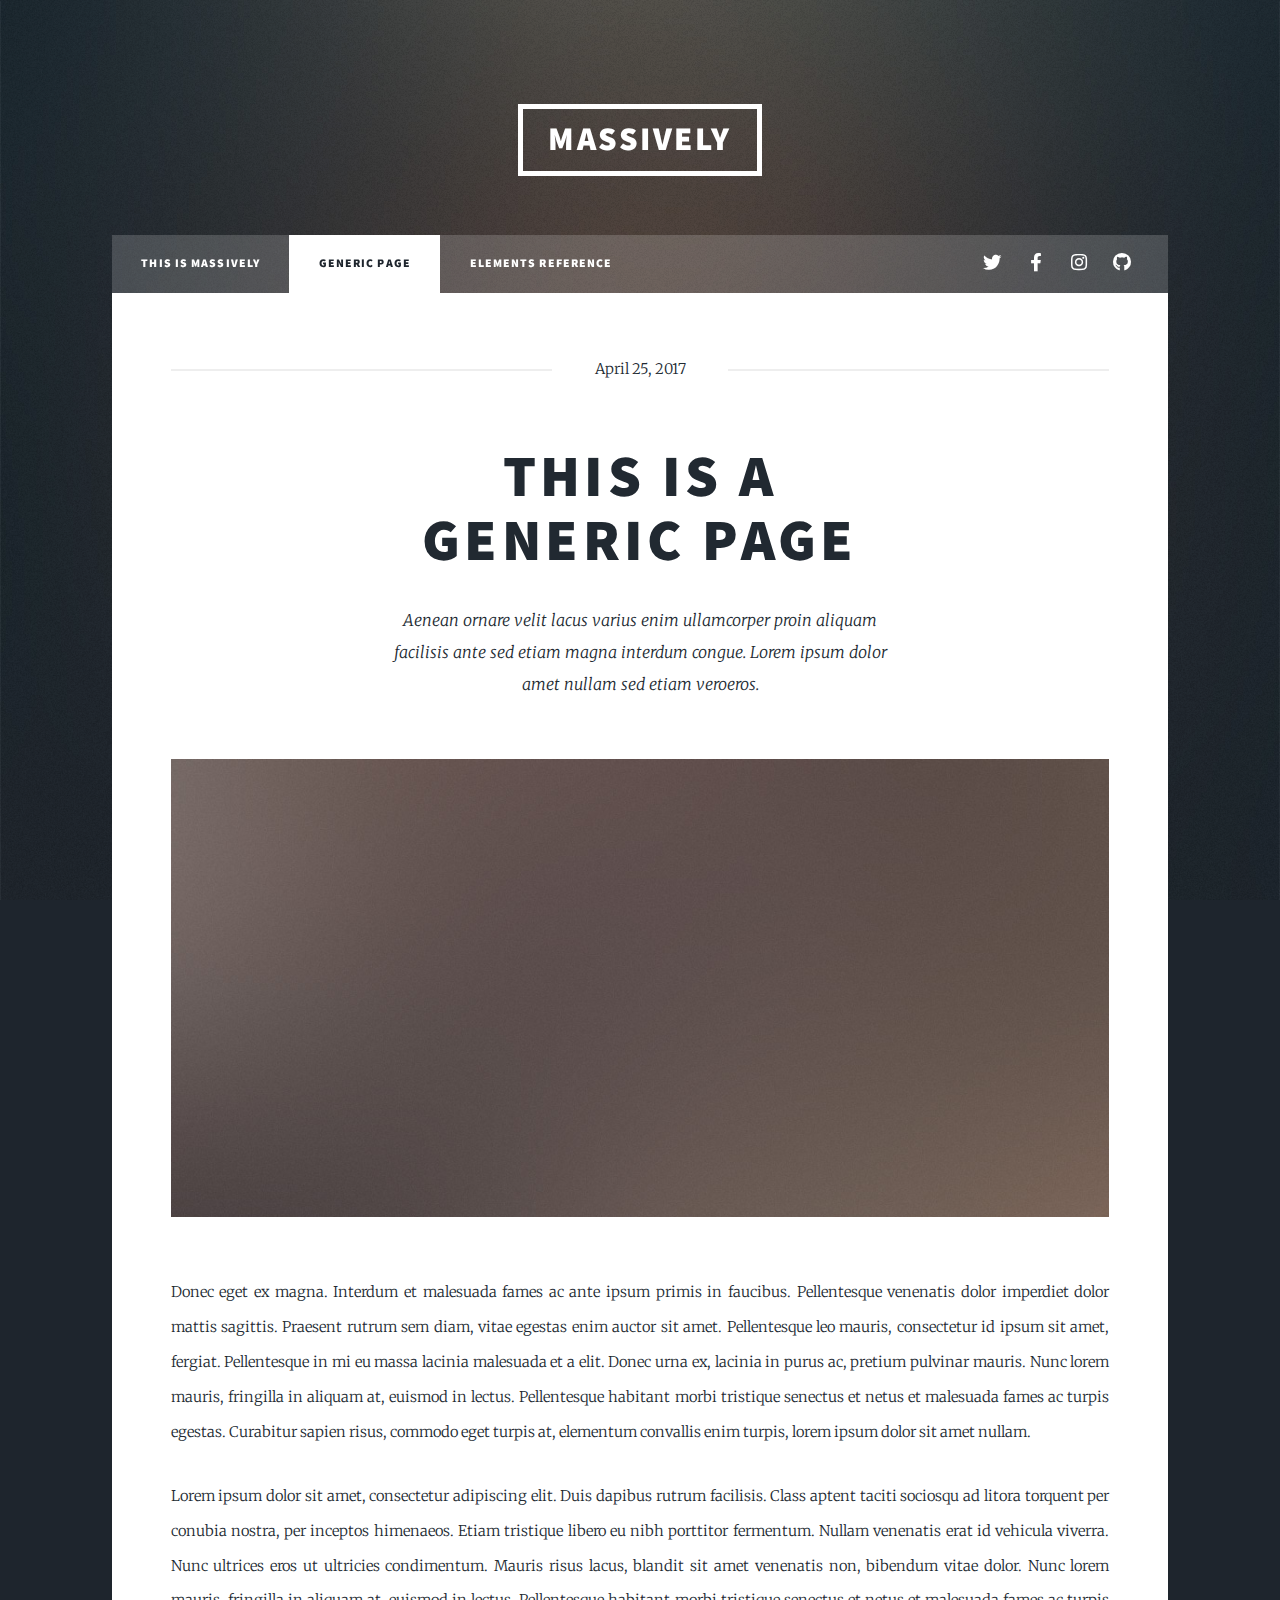
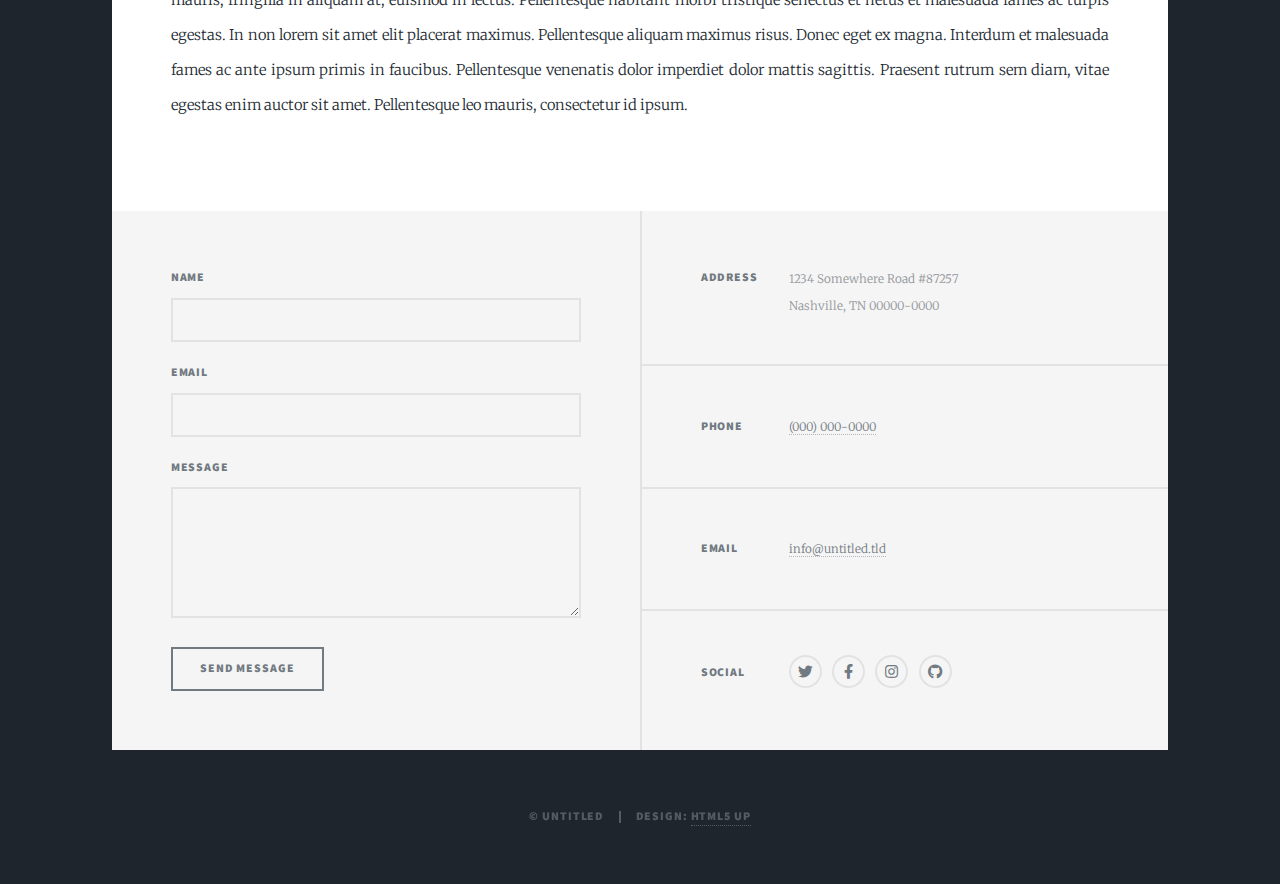
<file: generic.html>
<!DOCTYPE HTML>
<!--
	Massively by HTML5 UP
	html5up.net | @ajlkn
	Free for personal and commercial use under the CCA 3.0 license (html5up.net/license)
-->
<html>
	<head>
		<title>Generic Page - Massively by HTML5 UP</title>
		<meta charset="utf-8" />
		<meta name="viewport" content="width=device-width, initial-scale=1, user-scalable=no" />
		<link rel="stylesheet" href="assets/css/main.css" />
		<noscript><link rel="stylesheet" href="assets/css/noscript.css" /></noscript>
	</head>
	<body class="is-preload">

		<!-- Wrapper -->
			<div id="wrapper">

				<!-- Header -->
					<header id="header">
						<a href="index.html" class="logo">Massively</a>
					</header>

				<!-- Nav -->
					<nav id="nav">
						<ul class="links">
							<li><a href="index.html">This is Massively</a></li>
							<li class="active"><a href="generic.html">Generic Page</a></li>
							<li><a href="elements.html">Elements Reference</a></li>
						</ul>
						<ul class="icons">
							<li><a href="#" class="icon brands fa-twitter"><span class="label">Twitter</span></a></li>
							<li><a href="#" class="icon brands fa-facebook-f"><span class="label">Facebook</span></a></li>
							<li><a href="#" class="icon brands fa-instagram"><span class="label">Instagram</span></a></li>
							<li><a href="#" class="icon brands fa-github"><span class="label">GitHub</span></a></li>
						</ul>
					</nav>

				<!-- Main -->
					<div id="main">

						<!-- Post -->
							<section class="post">
								<header class="major">
									<span class="date">April 25, 2017</span>
									<h1>This is a<br />
									Generic Page</h1>
									<p>Aenean ornare velit lacus varius enim ullamcorper proin aliquam<br />
									facilisis ante sed etiam magna interdum congue. Lorem ipsum dolor<br />
									amet nullam sed etiam veroeros.</p>
								</header>
								<div class="image main"><img src="images/pic01.jpg" alt="" /></div>
								<p>Donec eget ex magna. Interdum et malesuada fames ac ante ipsum primis in faucibus. Pellentesque venenatis dolor imperdiet dolor mattis sagittis. Praesent rutrum sem diam, vitae egestas enim auctor sit amet. Pellentesque leo mauris, consectetur id ipsum sit amet, fergiat. Pellentesque in mi eu massa lacinia malesuada et a elit. Donec urna ex, lacinia in purus ac, pretium pulvinar mauris. Nunc lorem mauris, fringilla in aliquam at, euismod in lectus. Pellentesque habitant morbi tristique senectus et netus et malesuada fames ac turpis egestas. Curabitur sapien risus, commodo eget turpis at, elementum convallis enim turpis, lorem ipsum dolor sit amet nullam.</p>
								<p>Lorem ipsum dolor sit amet, consectetur adipiscing elit. Duis dapibus rutrum facilisis. Class aptent taciti sociosqu ad litora torquent per conubia nostra, per inceptos himenaeos. Etiam tristique libero eu nibh porttitor fermentum. Nullam venenatis erat id vehicula viverra. Nunc ultrices eros ut ultricies condimentum. Mauris risus lacus, blandit sit amet venenatis non, bibendum vitae dolor. Nunc lorem mauris, fringilla in aliquam at, euismod in lectus. Pellentesque habitant morbi tristique senectus et netus et malesuada fames ac turpis egestas. In non lorem sit amet elit placerat maximus. Pellentesque aliquam maximus risus. Donec eget ex magna. Interdum et malesuada fames ac ante ipsum primis in faucibus. Pellentesque venenatis dolor imperdiet dolor mattis sagittis. Praesent rutrum sem diam, vitae egestas enim auctor sit amet. Pellentesque leo mauris, consectetur id ipsum.</p>
							</section>

					</div>

				<!-- Footer -->
					<footer id="footer">
						<section>
							<form method="post" action="#">
								<div class="fields">
									<div class="field">
										<label for="name">Name</label>
										<input type="text" name="name" id="name" />
									</div>
									<div class="field">
										<label for="email">Email</label>
										<input type="text" name="email" id="email" />
									</div>
									<div class="field">
										<label for="message">Message</label>
										<textarea name="message" id="message" rows="3"></textarea>
									</div>
								</div>
								<ul class="actions">
									<li><input type="submit" value="Send Message" /></li>
								</ul>
							</form>
						</section>
						<section class="split contact">
							<section class="alt">
								<h3>Address</h3>
								<p>1234 Somewhere Road #87257<br />
								Nashville, TN 00000-0000</p>
							</section>
							<section>
								<h3>Phone</h3>
								<p><a href="#">(000) 000-0000</a></p>
							</section>
							<section>
								<h3>Email</h3>
								<p><a href="#">info@untitled.tld</a></p>
							</section>
							<section>
								<h3>Social</h3>
								<ul class="icons alt">
									<li><a href="#" class="icon brands alt fa-twitter"><span class="label">Twitter</span></a></li>
									<li><a href="#" class="icon brands alt fa-facebook-f"><span class="label">Facebook</span></a></li>
									<li><a href="#" class="icon brands alt fa-instagram"><span class="label">Instagram</span></a></li>
									<li><a href="#" class="icon brands alt fa-github"><span class="label">GitHub</span></a></li>
								</ul>
							</section>
						</section>
					</footer>

				<!-- Copyright -->
					<div id="copyright">
						<ul><li>&copy; Untitled</li><li>Design: <a href="https://html5up.net">HTML5 UP</a></li></ul>
					</div>

			</div>

		<!-- Scripts -->
			<script src="assets/js/jquery.min.js"></script>
			<script src="assets/js/jquery.scrollex.min.js"></script>
			<script src="assets/js/jquery.scrolly.min.js"></script>
			<script src="assets/js/browser.min.js"></script>
			<script src="assets/js/breakpoints.min.js"></script>
			<script src="assets/js/util.js"></script>
			<script src="assets/js/main.js"></script>

	</body>
</html>
</file>
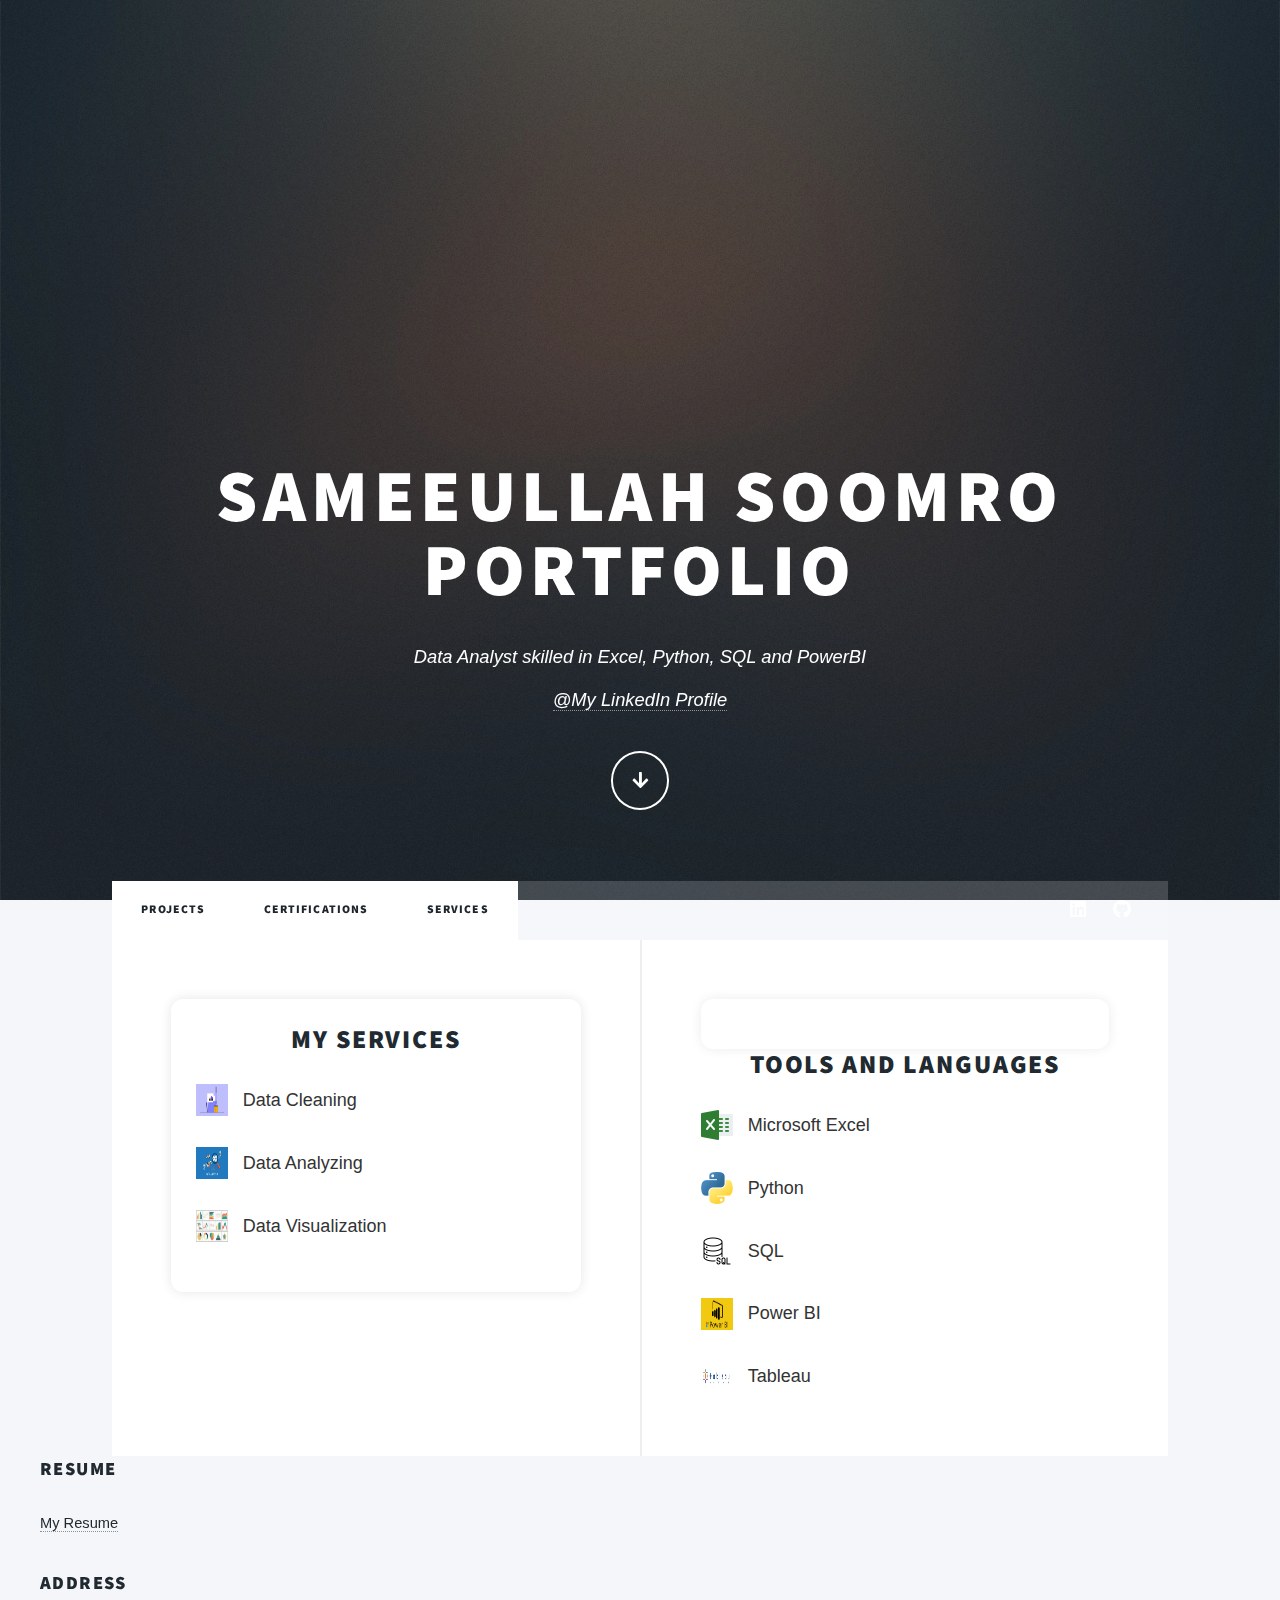
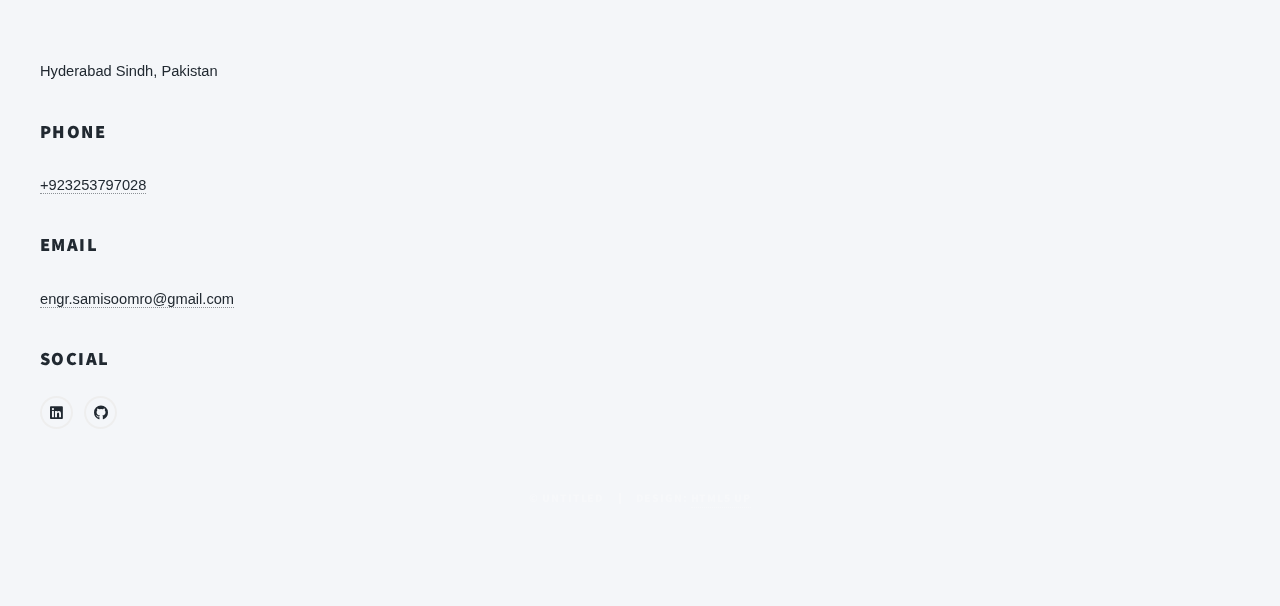
<file: services.html>
<!DOCTYPE HTML>
<!--
	Sameeullah Soomro Portfolio
	html5up.net | @ajlkn
	Free for personal and commercial use under the CCA 3.0 license (html5up.net/license)
-->
<html>
	<head>
		<title>Sameeullah Soomro Portfolio</title>
		<meta charset="utf-8" />
		<meta name="viewport" content="width=device-width, initial-scale=1, user-scalable=no" />
		<link rel="stylesheet" href="assets/css/main.css" />
        <link rel="stylesheet" href="assets/css/services.css" />
        <link rel="stylesheet" href="assets/css/tools.css" />
		<noscript><link rel="stylesheet" href="assets/css/noscript.css" /></noscript>
	</head>
	<body class="is-preload">

		<!-- Wrapper -->
			<div id="wrapper" class="fade-in">

				<!-- Intro -->
					<div id="intro">
						<h1>Sameeullah Soomro Portfolio<br />
						</h1>
						<p>Data Analyst skilled in Excel, Python, SQL and PowerBI <br /> <a href="https://www.linkedin.com/in/samisoomro/"> @My LinkedIn Profile</a>
						</p>
						<ul class="actions">
							<li><a href="#header" class="button icon solid solo fa-arrow-down scrolly">Continue</a></li>
						</ul>
					</div>

				<!-- Header -->
					<header id="header">
						<a href="index.html" class="logo">Sameeullah Soomro (Data Analyst)</a>
					</header>

				<!-- Nav -->
					<nav id="nav">
						<ul class="links">
							<li class="active"><a href="index.html">Projects</a></li>
							<li class="active"><a href="certificates.html">Certifications</a></li>
							<li class="active"><a href="services.html">Services</a></li>
					
						</ul>
						<ul class="icons">
							<li><a href="https://www.linkedin.com/in/samisoomro/" class="icon brands alt fa-linkedin"><span class="label">linkedIn</span></a></li>
							<li><a href="#" class="icon brands alt fa-github"><span class="label">GitHub</span></a></li>
						</ul>
					</nav>

				<!-- Main -->
					<div id="main">
						<!-- Posts -->
                            <section class="posts">
                                <article>
							
								<div class="services">
                                <h2>My Services</h2>
                                <div class="service-item">
                                    <img src="images/data_clean.jpg" alt="Data Cleaning Icon">
                                    <span>Data Cleaning</span>
                                </div>

                                <div class="service-item">
                                     <img src="images/analysis.jfif" alt="Data Analysis Icon">
                                    <span>Data Analyzing</span>
                                    </div>

                                <div class="service-item">
                                    <img src="images/visualization.png" alt="Data Visualization Icon">
                                    <span>Data Visualization</span>
                                 </div>
                                 </div>
					
                                </article>
                                <article>
                                <div class="tools-section"></div>
                                <h2>Tools and Languages</h2>
                                <div class="tool-item">
                                    <img src="images/excel.png" alt="Excel Logo">
                                    <span>Microsoft Excel</span>
                                </div>
                                <div class="tool-item">
                                    <img src="images/python.png" alt="Python Logo">
                                    <span>Python</span>
                                 </div>

                                <div class="tool-item">
                                    <img src="images/sql.png" alt="SQL Logo">
                                    <span>SQL</span>
                                </div>

                                <div class="tool-item">
                                     <img src="images/powerbi.png" alt="Power BI Logo">
                                     <span>Power BI</span>
                                </div>

                                <div class="tool-item">
                                    <img src="images/tableau.jpg" alt="Tableau Logo">
                                    <span>Tableau</span>
                                </div>
                                </div>

                                </article>
						<section class="split contact">
							<section class="alt">
								<h3>Resume</h3>
								<p><a href="https://github.com/samisoomro24/projects/blob/main/My_Resume.pdf">My Resume</a></p>
							</section>
							<section >
								<h3>Address</h3>
								<p><br />
								Hyderabad Sindh, Pakistan</p>
							</section>
	
							<section>
								<h3>Phone</h3>
								<p><a href="#">+923253797028</a></p>
							</section>
							<section>
								<h3>Email</h3>
								<p><a href="#">engr.samisoomro@gmail.com</a></p>
							</section>
							<section>
								<h3>Social</h3>
								<ul class="icons alt">
									<li><a href="https://www.linkedin.com/in/samisoomro/" class="icon brands alt fa-linkedin"><span class="label">linkedIn</span></a></li>
									<li><a href="https://github.com/samisoomro24" class="icon brands alt fa-github"><span class="label">GitHub</span></a></li>
								</ul>
							</section>
						</section>
					</footer>

				<!-- Copyright -->
					<div id="copyright">
						<ul><li>&copy; Untitled</li><li>Design: <a href="https://html5up.net">HTML5 UP</a></li></ul>
					</div>

			</div>

		<!-- Scripts -->
			<script src="assets/js/jquery.min.js"></script>
			<script src="assets/js/jquery.scrollex.min.js"></script>
			<script src="assets/js/jquery.scrolly.min.js"></script>
			<script src="assets/js/browser.min.js"></script>
			<script src="assets/js/breakpoints.min.js"></script>
			<script src="assets/js/util.js"></script>
			<script src="assets/js/main.js"></script>

	</body>
</html>
</file>
<file: assets/css/services.css>
body {
  font-family: Arial, sans-serif;
  background-color: #f9f9f9;
  padding: 40px;
}

.services {
  max-width: 600px;
  margin: auto;
  background: #fff;
  padding: 25px;
  border-radius: 12px;
  box-shadow: 0 0 12px rgba(0, 0, 0, 0.1);
}

.service-item {
  display: flex;
  align-items: center;
  margin-bottom: 20px;
}

.service-item img {
  width: 32px;
  height: 32px;
  margin-right: 15px;
}

.service-item span {
  font-size: 18px;
  color: #333;
}
</file>
<file: assets/css/tools.css>
body {
  font-family: 'Segoe UI', Tahoma, Geneva, Verdana, sans-serif;
  background-color: #f4f6f9;
  padding: 40px;
}

.tools-section {
  max-width: 600px;
  margin: auto;
  background: #fff;
  padding: 25px;
  border-radius: 12px;
  box-shadow: 0 0 12px rgba(0, 0, 0, 0.08);
}

.tools-section h2 {
  text-align: center;
  margin-bottom: 30px;
  color: #333;
}

.tool-item {
  display: flex;
  align-items: center;
  margin-bottom: 20px;
}

.tool-item img {
  width: 32px;
  height: 32px;
  margin-right: 15px;
}

.tool-item span {
  font-size: 18px;
  color: #333;
}
</file>
<file: assets/css/main.css>
@import url(fontawesome-all.min.css);
@import url("https://fonts.googleapis.com/css?family=Merriweather:300,700,300italic,700italic|Source+Sans+Pro:900");

/*
	Massively by HTML5 UP
	html5up.net | @ajlkn
	Free for personal and commercial use under the CCA 3.0 license (html5up.net/license)
*/

html, body, div, span, applet, object,
iframe, h1, h2, h3, h4, h5, h6, p, blockquote,
pre, a, abbr, acronym, address, big, cite,
code, del, dfn, em, img, ins, kbd, q, s, samp,
small, strike, strong, sub, sup, tt, var, b,
u, i, center, dl, dt, dd, ol, ul, li, fieldset,
form, label, legend, table, caption, tbody,
tfoot, thead, tr, th, td, article, aside,
canvas, details, embed, figure, figcaption,
footer, header, hgroup, menu, nav, output, ruby,
section, summary, time, mark, audio, video {
	margin: 0;
	padding: 0;
	border: 0;
	font-size: 100%;
	font: inherit;
	vertical-align: baseline;}

article, aside, details, figcaption, figure,
footer, header, hgroup, menu, nav, section {
	display: block;}

body {
	line-height: 1;
}

ol, ul {
	list-style: none;
}

blockquote, q {
	quotes: none;
}

	blockquote:before, blockquote:after, q:before, q:after {
		content: '';
		content: none;
	}

table {
	border-collapse: collapse;
	border-spacing: 0;
}

body {
	-webkit-text-size-adjust: none;
}

mark {
	background-color: transparent;
	color: inherit;
}

input::-moz-focus-inner {
	border: 0;
	padding: 0;
}

input, select, textarea {
	-moz-appearance: none;
	-webkit-appearance: none;
	-ms-appearance: none;
	appearance: none;
}

/* Basic */

	@-ms-viewport {
		width: device-width;
	}

	body {
		-ms-overflow-style: scrollbar;
	}

	@media screen and (max-width: 480px) {

		html, body {
			min-width: 320px;
		}

	}

	html {
		box-sizing: border-box;
	}

	*, *:before, *:after {
		box-sizing: inherit;
	}

	body {
		background-color: #1e252d;
	}

		body.is-preload *, body.is-preload *:before, body.is-preload *:after {
			-moz-animation: none !important;
			-webkit-animation: none !important;
			-ms-animation: none !important;
			animation: none !important;
			-moz-transition: none !important;
			-webkit-transition: none !important;
			-ms-transition: none !important;
			transition: none !important;
		}

/* Type */

	html {
		font-size: 16pt;
	}

		@media screen and (max-width: 1680px) {

			html {
				font-size: 12pt;
			}

		}

		@media screen and (max-width: 1280px) {

			html {
				font-size: 11pt;
			}

		}

		@media screen and (max-width: 360px) {

			html {
				font-size: 10pt;
			}

		}

	body {
		color: #212931;
	}

	body, input, select, textarea {
		font-family: "Merriweather", Georgia, serif;
		font-weight: 300;
		font-size: 1rem;
		line-height: 2.375;
	}

	a {
		-moz-transition: color 0.2s ease-in-out, background-color 0.2s ease-in-out, border-color 0.2s ease-in-out, box-shadow 0.2s ease-in-out;
		-webkit-transition: color 0.2s ease-in-out, background-color 0.2s ease-in-out, border-color 0.2s ease-in-out, box-shadow 0.2s ease-in-out;
		-ms-transition: color 0.2s ease-in-out, background-color 0.2s ease-in-out, border-color 0.2s ease-in-out, box-shadow 0.2s ease-in-out;
		transition: color 0.2s ease-in-out, background-color 0.2s ease-in-out, border-color 0.2s ease-in-out, box-shadow 0.2s ease-in-out;
		border-bottom: dotted 1px;
		text-decoration: none;
	}

		a:hover {
			border-bottom-color: transparent;
		}

	strong, b {
		font-weight: 600;
	}

	em, i {
		font-style: italic;
	}

	p {
		text-align: justify;
		margin: 0 0 2rem 0;
	}

	h1, h2, h3, h4, h5, h6 {
		font-family: "Source Sans Pro", Helvetica, sans-serif;
		font-weight: 900;
		line-height: 1.5;
		letter-spacing: 0.075em;
		text-transform: uppercase;
		margin: 0 0 1rem 0;
	}

		h1 a, h2 a, h3 a, h4 a, h5 a, h6 a {
			border-bottom: 0;
			color: inherit;
			text-decoration: none;
		}

	h1 {
		font-size: 4rem;
		line-height: 1.1;
		margin: 0 0 2rem 0;
	}

	h2 {
		font-size: 1.75rem;
		line-height: 1.3;
		margin: 0 0 1.5rem 0;
	}

	h3 {
		font-size: 1.25rem;
		margin: 0 0 1.5rem 0;
	}

	h4 {
		font-size: 1rem;
	}

	h5 {
		font-size: 0.9rem;
	}

	h6 {
		font-size: 0.8rem;
	}

	sub {
		font-size: 0.8rem;
		position: relative;
		top: 0.5rem;
	}

	sup {
		font-size: 0.8rem;
		position: relative;
		top: -0.5rem;
	}

	blockquote {
		border-left: solid 4px;
		font-style: italic;
		margin: 0 0 2rem 0;
		padding: 0.5rem 0 0.5rem 2rem;
	}

	code {
		border: solid 2px;
		font-family: "Courier New", monospace;
		font-size: 0.9rem;
		margin: 0 0.25rem;
		padding: 0.25rem 0.65rem;
	}

	pre {
		-webkit-overflow-scrolling: touch;
		font-family: "Courier New", monospace;
		font-size: 0.9rem;
		margin: 0 0 2rem 0;
	}

		pre code {
			display: block;
			line-height: 1.75;
			padding: 1rem 1.5rem;
			overflow-x: auto;
		}

	hr {
		border: 0;
		border-bottom: solid 2px;
		margin: 3rem 0;
	}

		hr.major {
			margin: 5rem 0;
		}

	.align-left {
		text-align: left;
	}

	.align-center {
		text-align: center;
	}

	.align-right {
		text-align: right;
	}

	input, select, textarea {
		color: #212931;
	}

	a {
		color: #212931;
		border-bottom-color: rgba(33, 41, 49, 0.5);
	}

		a:hover {
			border-bottom-color: transparent;
			color: #18bfef !important;
		}

	strong, b {
		color: #212931;
	}

	h1, h2, h3, h4, h5, h6 {
		color: #212931;
	}

	blockquote {
		border-left-color: #eeeeee;
	}

	code {
		background: rgba(220, 220, 220, 0.25);
		border-color: #eeeeee;
	}

	hr {
		border-bottom-color: #eeeeee;
	}

/* Row */

	.row {
		display: flex;
		flex-wrap: wrap;
		box-sizing: border-box;
		align-items: stretch;
	}

		.row > * {
			box-sizing: border-box;
		}

		.row.gtr-uniform > * > :last-child {
			margin-bottom: 0;
		}

		.row.aln-left {
			justify-content: flex-start;
		}

		.row.aln-center {
			justify-content: center;
		}

		.row.aln-right {
			justify-content: flex-end;
		}

		.row.aln-top {
			align-items: flex-start;
		}

		.row.aln-middle {
			align-items: center;
		}

		.row.aln-bottom {
			align-items: flex-end;
		}

		.row > .imp {
			order: -1;
		}

		.row > .col-1 {
			width: 8.33333%;
		}

		.row > .off-1 {
			margin-left: 8.33333%;
		}

		.row > .col-2 {
			width: 16.66667%;
		}

		.row > .off-2 {
			margin-left: 16.66667%;
		}

		.row > .col-3 {
			width: 25%;
		}

		.row > .off-3 {
			margin-left: 25%;
		}

		.row > .col-4 {
			width: 33.33333%;
		}

		.row > .off-4 {
			margin-left: 33.33333%;
		}

		.row > .col-5 {
			width: 41.66667%;
		}

		.row > .off-5 {
			margin-left: 41.66667%;
		}

		.row > .col-6 {
			width: 50%;
		}

		.row > .off-6 {
			margin-left: 50%;
		}

		.row > .col-7 {
			width: 58.33333%;
		}

		.row > .off-7 {
			margin-left: 58.33333%;
		}

		.row > .col-8 {
			width: 66.66667%;
		}

		.row > .off-8 {
			margin-left: 66.66667%;
		}

		.row > .col-9 {
			width: 75%;
		}

		.row > .off-9 {
			margin-left: 75%;
		}

		.row > .col-10 {
			width: 83.33333%;
		}

		.row > .off-10 {
			margin-left: 83.33333%;
		}

		.row > .col-11 {
			width: 91.66667%;
		}

		.row > .off-11 {
			margin-left: 91.66667%;
		}

		.row > .col-12 {
			width: 100%;
		}

		.row > .off-12 {
			margin-left: 100%;
		}

		.row.gtr-0 {
			margin-top: 0;
			margin-left: 0rem;
		}

			.row.gtr-0 > * {
				padding: 0 0 0 0rem;
			}

			.row.gtr-0.gtr-uniform {
				margin-top: 0rem;
			}

				.row.gtr-0.gtr-uniform > * {
					padding-top: 0rem;
				}

		.row.gtr-25 {
			margin-top: 0;
			margin-left: -0.375rem;
		}

			.row.gtr-25 > * {
				padding: 0 0 0 0.375rem;
			}

			.row.gtr-25.gtr-uniform {
				margin-top: -0.375rem;
			}

				.row.gtr-25.gtr-uniform > * {
					padding-top: 0.375rem;
				}

		.row.gtr-50 {
			margin-top: 0;
			margin-left: -0.75rem;
		}

			.row.gtr-50 > * {
				padding: 0 0 0 0.75rem;
			}

			.row.gtr-50.gtr-uniform {
				margin-top: -0.75rem;
			}

				.row.gtr-50.gtr-uniform > * {
					padding-top: 0.75rem;
				}

		.row {
			margin-top: 0;
			margin-left: -1.5rem;
		}

			.row > * {
				padding: 0 0 0 1.5rem;
			}

			.row.gtr-uniform {
				margin-top: -1.5rem;
			}

				.row.gtr-uniform > * {
					padding-top: 1.5rem;
				}

		.row.gtr-150 {
			margin-top: 0;
			margin-left: -2.25rem;
		}

			.row.gtr-150 > * {
				padding: 0 0 0 2.25rem;
			}

			.row.gtr-150.gtr-uniform {
				margin-top: -2.25rem;
			}

				.row.gtr-150.gtr-uniform > * {
					padding-top: 2.25rem;
				}

		.row.gtr-200 {
			margin-top: 0;
			margin-left: -3rem;
		}

			.row.gtr-200 > * {
				padding: 0 0 0 3rem;
			}

			.row.gtr-200.gtr-uniform {
				margin-top: -3rem;
			}

				.row.gtr-200.gtr-uniform > * {
					padding-top: 3rem;
				}

		@media screen and (max-width: 1680px) {

			.row {
				display: flex;
				flex-wrap: wrap;
				box-sizing: border-box;
				align-items: stretch;
			}

				.row > * {
					box-sizing: border-box;
				}

				.row.gtr-uniform > * > :last-child {
					margin-bottom: 0;
				}

				.row.aln-left {
					justify-content: flex-start;
				}

				.row.aln-center {
					justify-content: center;
				}

				.row.aln-right {
					justify-content: flex-end;
				}

				.row.aln-top {
					align-items: flex-start;
				}

				.row.aln-middle {
					align-items: center;
				}

				.row.aln-bottom {
					align-items: flex-end;
				}

				.row > .imp-xlarge {
					order: -1;
				}

				.row > .col-1-xlarge {
					width: 8.33333%;
				}

				.row > .off-1-xlarge {
					margin-left: 8.33333%;
				}

				.row > .col-2-xlarge {
					width: 16.66667%;
				}

				.row > .off-2-xlarge {
					margin-left: 16.66667%;
				}

				.row > .col-3-xlarge {
					width: 25%;
				}

				.row > .off-3-xlarge {
					margin-left: 25%;
				}

				.row > .col-4-xlarge {
					width: 33.33333%;
				}

				.row > .off-4-xlarge {
					margin-left: 33.33333%;
				}

				.row > .col-5-xlarge {
					width: 41.66667%;
				}

				.row > .off-5-xlarge {
					margin-left: 41.66667%;
				}

				.row > .col-6-xlarge {
					width: 50%;
				}

				.row > .off-6-xlarge {
					margin-left: 50%;
				}

				.row > .col-7-xlarge {
					width: 58.33333%;
				}

				.row > .off-7-xlarge {
					margin-left: 58.33333%;
				}

				.row > .col-8-xlarge {
					width: 66.66667%;
				}

				.row > .off-8-xlarge {
					margin-left: 66.66667%;
				}

				.row > .col-9-xlarge {
					width: 75%;
				}

				.row > .off-9-xlarge {
					margin-left: 75%;
				}

				.row > .col-10-xlarge {
					width: 83.33333%;
				}

				.row > .off-10-xlarge {
					margin-left: 83.33333%;
				}

				.row > .col-11-xlarge {
					width: 91.66667%;
				}

				.row > .off-11-xlarge {
					margin-left: 91.66667%;
				}

				.row > .col-12-xlarge {
					width: 100%;
				}

				.row > .off-12-xlarge {
					margin-left: 100%;
				}

				.row.gtr-0 {
					margin-top: 0;
					margin-left: 0rem;
				}

					.row.gtr-0 > * {
						padding: 0 0 0 0rem;
					}

					.row.gtr-0.gtr-uniform {
						margin-top: 0rem;
					}

						.row.gtr-0.gtr-uniform > * {
							padding-top: 0rem;
						}

				.row.gtr-25 {
					margin-top: 0;
					margin-left: -0.375rem;
				}

					.row.gtr-25 > * {
						padding: 0 0 0 0.375rem;
					}

					.row.gtr-25.gtr-uniform {
						margin-top: -0.375rem;
					}

						.row.gtr-25.gtr-uniform > * {
							padding-top: 0.375rem;
						}

				.row.gtr-50 {
					margin-top: 0;
					margin-left: -0.75rem;
				}

					.row.gtr-50 > * {
						padding: 0 0 0 0.75rem;
					}

					.row.gtr-50.gtr-uniform {
						margin-top: -0.75rem;
					}

						.row.gtr-50.gtr-uniform > * {
							padding-top: 0.75rem;
						}

				.row {
					margin-top: 0;
					margin-left: -1.5rem;
				}

					.row > * {
						padding: 0 0 0 1.5rem;
					}

					.row.gtr-uniform {
						margin-top: -1.5rem;
					}

						.row.gtr-uniform > * {
							padding-top: 1.5rem;
						}

				.row.gtr-150 {
					margin-top: 0;
					margin-left: -2.25rem;
				}

					.row.gtr-150 > * {
						padding: 0 0 0 2.25rem;
					}

					.row.gtr-150.gtr-uniform {
						margin-top: -2.25rem;
					}

						.row.gtr-150.gtr-uniform > * {
							padding-top: 2.25rem;
						}

				.row.gtr-200 {
					margin-top: 0;
					margin-left: -3rem;
				}

					.row.gtr-200 > * {
						padding: 0 0 0 3rem;
					}

					.row.gtr-200.gtr-uniform {
						margin-top: -3rem;
					}

						.row.gtr-200.gtr-uniform > * {
							padding-top: 3rem;
						}

		}

		@media screen and (max-width: 1280px) {

			.row {
				display: flex;
				flex-wrap: wrap;
				box-sizing: border-box;
				align-items: stretch;
			}

				.row > * {
					box-sizing: border-box;
				}

				.row.gtr-uniform > * > :last-child {
					margin-bottom: 0;
				}

				.row.aln-left {
					justify-content: flex-start;
				}

				.row.aln-center {
					justify-content: center;
				}

				.row.aln-right {
					justify-content: flex-end;
				}

				.row.aln-top {
					align-items: flex-start;
				}

				.row.aln-middle {
					align-items: center;
				}

				.row.aln-bottom {
					align-items: flex-end;
				}

				.row > .imp-large {
					order: -1;
				}

				.row > .col-1-large {
					width: 8.33333%;
				}

				.row > .off-1-large {
					margin-left: 8.33333%;
				}

				.row > .col-2-large {
					width: 16.66667%;
				}

				.row > .off-2-large {
					margin-left: 16.66667%;
				}

				.row > .col-3-large {
					width: 25%;
				}

				.row > .off-3-large {
					margin-left: 25%;
				}

				.row > .col-4-large {
					width: 33.33333%;
				}

				.row > .off-4-large {
					margin-left: 33.33333%;
				}

				.row > .col-5-large {
					width: 41.66667%;
				}

				.row > .off-5-large {
					margin-left: 41.66667%;
				}

				.row > .col-6-large {
					width: 50%;
				}

				.row > .off-6-large {
					margin-left: 50%;
				}

				.row > .col-7-large {
					width: 58.33333%;
				}

				.row > .off-7-large {
					margin-left: 58.33333%;
				}

				.row > .col-8-large {
					width: 66.66667%;
				}

				.row > .off-8-large {
					margin-left: 66.66667%;
				}

				.row > .col-9-large {
					width: 75%;
				}

				.row > .off-9-large {
					margin-left: 75%;
				}

				.row > .col-10-large {
					width: 83.33333%;
				}

				.row > .off-10-large {
					margin-left: 83.33333%;
				}

				.row > .col-11-large {
					width: 91.66667%;
				}

				.row > .off-11-large {
					margin-left: 91.66667%;
				}

				.row > .col-12-large {
					width: 100%;
				}

				.row > .off-12-large {
					margin-left: 100%;
				}

				.row.gtr-0 {
					margin-top: 0;
					margin-left: 0rem;
				}

					.row.gtr-0 > * {
						padding: 0 0 0 0rem;
					}

					.row.gtr-0.gtr-uniform {
						margin-top: 0rem;
					}

						.row.gtr-0.gtr-uniform > * {
							padding-top: 0rem;
						}

				.row.gtr-25 {
					margin-top: 0;
					margin-left: -0.375rem;
				}

					.row.gtr-25 > * {
						padding: 0 0 0 0.375rem;
					}

					.row.gtr-25.gtr-uniform {
						margin-top: -0.375rem;
					}

						.row.gtr-25.gtr-uniform > * {
							padding-top: 0.375rem;
						}

				.row.gtr-50 {
					margin-top: 0;
					margin-left: -0.75rem;
				}

					.row.gtr-50 > * {
						padding: 0 0 0 0.75rem;
					}

					.row.gtr-50.gtr-uniform {
						margin-top: -0.75rem;
					}

						.row.gtr-50.gtr-uniform > * {
							padding-top: 0.75rem;
						}

				.row {
					margin-top: 0;
					margin-left: -1.5rem;
				}

					.row > * {
						padding: 0 0 0 1.5rem;
					}

					.row.gtr-uniform {
						margin-top: -1.5rem;
					}

						.row.gtr-uniform > * {
							padding-top: 1.5rem;
						}

				.row.gtr-150 {
					margin-top: 0;
					margin-left: -2.25rem;
				}

					.row.gtr-150 > * {
						padding: 0 0 0 2.25rem;
					}

					.row.gtr-150.gtr-uniform {
						margin-top: -2.25rem;
					}

						.row.gtr-150.gtr-uniform > * {
							padding-top: 2.25rem;
						}

				.row.gtr-200 {
					margin-top: 0;
					margin-left: -3rem;
				}

					.row.gtr-200 > * {
						padding: 0 0 0 3rem;
					}

					.row.gtr-200.gtr-uniform {
						margin-top: -3rem;
					}

						.row.gtr-200.gtr-uniform > * {
							padding-top: 3rem;
						}

		}

		@media screen and (max-width: 980px) {

			.row {
				display: flex;
				flex-wrap: wrap;
				box-sizing: border-box;
				align-items: stretch;
			}

				.row > * {
					box-sizing: border-box;
				}

				.row.gtr-uniform > * > :last-child {
					margin-bottom: 0;
				}

				.row.aln-left {
					justify-content: flex-start;
				}

				.row.aln-center {
					justify-content: center;
				}

				.row.aln-right {
					justify-content: flex-end;
				}

				.row.aln-top {
					align-items: flex-start;
				}

				.row.aln-middle {
					align-items: center;
				}

				.row.aln-bottom {
					align-items: flex-end;
				}

				.row > .imp-medium {
					order: -1;
				}

				.row > .col-1-medium {
					width: 8.33333%;
				}

				.row > .off-1-medium {
					margin-left: 8.33333%;
				}

				.row > .col-2-medium {
					width: 16.66667%;
				}

				.row > .off-2-medium {
					margin-left: 16.66667%;
				}

				.row > .col-3-medium {
					width: 25%;
				}

				.row > .off-3-medium {
					margin-left: 25%;
				}

				.row > .col-4-medium {
					width: 33.33333%;
				}

				.row > .off-4-medium {
					margin-left: 33.33333%;
				}

				.row > .col-5-medium {
					width: 41.66667%;
				}

				.row > .off-5-medium {
					margin-left: 41.66667%;
				}

				.row > .col-6-medium {
					width: 50%;
				}

				.row > .off-6-medium {
					margin-left: 50%;
				}

				.row > .col-7-medium {
					width: 58.33333%;
				}

				.row > .off-7-medium {
					margin-left: 58.33333%;
				}

				.row > .col-8-medium {
					width: 66.66667%;
				}

				.row > .off-8-medium {
					margin-left: 66.66667%;
				}

				.row > .col-9-medium {
					width: 75%;
				}

				.row > .off-9-medium {
					margin-left: 75%;
				}

				.row > .col-10-medium {
					width: 83.33333%;
				}

				.row > .off-10-medium {
					margin-left: 83.33333%;
				}

				.row > .col-11-medium {
					width: 91.66667%;
				}

				.row > .off-11-medium {
					margin-left: 91.66667%;
				}

				.row > .col-12-medium {
					width: 100%;
				}

				.row > .off-12-medium {
					margin-left: 100%;
				}

				.row.gtr-0 {
					margin-top: 0;
					margin-left: 0rem;
				}

					.row.gtr-0 > * {
						padding: 0 0 0 0rem;
					}

					.row.gtr-0.gtr-uniform {
						margin-top: 0rem;
					}

						.row.gtr-0.gtr-uniform > * {
							padding-top: 0rem;
						}

				.row.gtr-25 {
					margin-top: 0;
					margin-left: -0.375rem;
				}

					.row.gtr-25 > * {
						padding: 0 0 0 0.375rem;
					}

					.row.gtr-25.gtr-uniform {
						margin-top: -0.375rem;
					}

						.row.gtr-25.gtr-uniform > * {
							padding-top: 0.375rem;
						}

				.row.gtr-50 {
					margin-top: 0;
					margin-left: -0.75rem;
				}

					.row.gtr-50 > * {
						padding: 0 0 0 0.75rem;
					}

					.row.gtr-50.gtr-uniform {
						margin-top: -0.75rem;
					}

						.row.gtr-50.gtr-uniform > * {
							padding-top: 0.75rem;
						}

				.row {
					margin-top: 0;
					margin-left: -1.5rem;
				}

					.row > * {
						padding: 0 0 0 1.5rem;
					}

					.row.gtr-uniform {
						margin-top: -1.5rem;
					}

						.row.gtr-uniform > * {
							padding-top: 1.5rem;
						}

				.row.gtr-150 {
					margin-top: 0;
					margin-left: -2.25rem;
				}

					.row.gtr-150 > * {
						padding: 0 0 0 2.25rem;
					}

					.row.gtr-150.gtr-uniform {
						margin-top: -2.25rem;
					}

						.row.gtr-150.gtr-uniform > * {
							padding-top: 2.25rem;
						}

				.row.gtr-200 {
					margin-top: 0;
					margin-left: -3rem;
				}

					.row.gtr-200 > * {
						padding: 0 0 0 3rem;
					}

					.row.gtr-200.gtr-uniform {
						margin-top: -3rem;
					}

						.row.gtr-200.gtr-uniform > * {
							padding-top: 3rem;
						}

		}

		@media screen and (max-width: 736px) {

			.row {
				display: flex;
				flex-wrap: wrap;
				box-sizing: border-box;
				align-items: stretch;
			}

				.row > * {
					box-sizing: border-box;
				}

				.row.gtr-uniform > * > :last-child {
					margin-bottom: 0;
				}

				.row.aln-left {
					justify-content: flex-start;
				}

				.row.aln-center {
					justify-content: center;
				}

				.row.aln-right {
					justify-content: flex-end;
				}

				.row.aln-top {
					align-items: flex-start;
				}

				.row.aln-middle {
					align-items: center;
				}

				.row.aln-bottom {
					align-items: flex-end;
				}

				.row > .imp-small {
					order: -1;
				}

				.row > .col-1-small {
					width: 8.33333%;
				}

				.row > .off-1-small {
					margin-left: 8.33333%;
				}

				.row > .col-2-small {
					width: 16.66667%;
				}

				.row > .off-2-small {
					margin-left: 16.66667%;
				}

				.row > .col-3-small {
					width: 25%;
				}

				.row > .off-3-small {
					margin-left: 25%;
				}

				.row > .col-4-small {
					width: 33.33333%;
				}

				.row > .off-4-small {
					margin-left: 33.33333%;
				}

				.row > .col-5-small {
					width: 41.66667%;
				}

				.row > .off-5-small {
					margin-left: 41.66667%;
				}

				.row > .col-6-small {
					width: 50%;
				}

				.row > .off-6-small {
					margin-left: 50%;
				}

				.row > .col-7-small {
					width: 58.33333%;
				}

				.row > .off-7-small {
					margin-left: 58.33333%;
				}

				.row > .col-8-small {
					width: 66.66667%;
				}

				.row > .off-8-small {
					margin-left: 66.66667%;
				}

				.row > .col-9-small {
					width: 75%;
				}

				.row > .off-9-small {
					margin-left: 75%;
				}

				.row > .col-10-small {
					width: 83.33333%;
				}

				.row > .off-10-small {
					margin-left: 83.33333%;
				}

				.row > .col-11-small {
					width: 91.66667%;
				}

				.row > .off-11-small {
					margin-left: 91.66667%;
				}

				.row > .col-12-small {
					width: 100%;
				}

				.row > .off-12-small {
					margin-left: 100%;
				}

				.row.gtr-0 {
					margin-top: 0;
					margin-left: 0rem;
				}

					.row.gtr-0 > * {
						padding: 0 0 0 0rem;
					}

					.row.gtr-0.gtr-uniform {
						margin-top: 0rem;
					}

						.row.gtr-0.gtr-uniform > * {
							padding-top: 0rem;
						}

				.row.gtr-25 {
					margin-top: 0;
					margin-left: -0.375rem;
				}

					.row.gtr-25 > * {
						padding: 0 0 0 0.375rem;
					}

					.row.gtr-25.gtr-uniform {
						margin-top: -0.375rem;
					}

						.row.gtr-25.gtr-uniform > * {
							padding-top: 0.375rem;
						}

				.row.gtr-50 {
					margin-top: 0;
					margin-left: -0.75rem;
				}

					.row.gtr-50 > * {
						padding: 0 0 0 0.75rem;
					}

					.row.gtr-50.gtr-uniform {
						margin-top: -0.75rem;
					}

						.row.gtr-50.gtr-uniform > * {
							padding-top: 0.75rem;
						}

				.row {
					margin-top: 0;
					margin-left: -1.5rem;
				}

					.row > * {
						padding: 0 0 0 1.5rem;
					}

					.row.gtr-uniform {
						margin-top: -1.5rem;
					}

						.row.gtr-uniform > * {
							padding-top: 1.5rem;
						}

				.row.gtr-150 {
					margin-top: 0;
					margin-left: -2.25rem;
				}

					.row.gtr-150 > * {
						padding: 0 0 0 2.25rem;
					}

					.row.gtr-150.gtr-uniform {
						margin-top: -2.25rem;
					}

						.row.gtr-150.gtr-uniform > * {
							padding-top: 2.25rem;
						}

				.row.gtr-200 {
					margin-top: 0;
					margin-left: -3rem;
				}

					.row.gtr-200 > * {
						padding: 0 0 0 3rem;
					}

					.row.gtr-200.gtr-uniform {
						margin-top: -3rem;
					}

						.row.gtr-200.gtr-uniform > * {
							padding-top: 3rem;
						}

		}

		@media screen and (max-width: 480px) {

			.row {
				display: flex;
				flex-wrap: wrap;
				box-sizing: border-box;
				align-items: stretch;
			}

				.row > * {
					box-sizing: border-box;
				}

				.row.gtr-uniform > * > :last-child {
					margin-bottom: 0;
				}

				.row.aln-left {
					justify-content: flex-start;
				}

				.row.aln-center {
					justify-content: center;
				}

				.row.aln-right {
					justify-content: flex-end;
				}

				.row.aln-top {
					align-items: flex-start;
				}

				.row.aln-middle {
					align-items: center;
				}

				.row.aln-bottom {
					align-items: flex-end;
				}

				.row > .imp-xsmall {
					order: -1;
				}

				.row > .col-1-xsmall {
					width: 8.33333%;
				}

				.row > .off-1-xsmall {
					margin-left: 8.33333%;
				}

				.row > .col-2-xsmall {
					width: 16.66667%;
				}

				.row > .off-2-xsmall {
					margin-left: 16.66667%;
				}

				.row > .col-3-xsmall {
					width: 25%;
				}

				.row > .off-3-xsmall {
					margin-left: 25%;
				}

				.row > .col-4-xsmall {
					width: 33.33333%;
				}

				.row > .off-4-xsmall {
					margin-left: 33.33333%;
				}

				.row > .col-5-xsmall {
					width: 41.66667%;
				}

				.row > .off-5-xsmall {
					margin-left: 41.66667%;
				}

				.row > .col-6-xsmall {
					width: 50%;
				}

				.row > .off-6-xsmall {
					margin-left: 50%;
				}

				.row > .col-7-xsmall {
					width: 58.33333%;
				}

				.row > .off-7-xsmall {
					margin-left: 58.33333%;
				}

				.row > .col-8-xsmall {
					width: 66.66667%;
				}

				.row > .off-8-xsmall {
					margin-left: 66.66667%;
				}

				.row > .col-9-xsmall {
					width: 75%;
				}

				.row > .off-9-xsmall {
					margin-left: 75%;
				}

				.row > .col-10-xsmall {
					width: 83.33333%;
				}

				.row > .off-10-xsmall {
					margin-left: 83.33333%;
				}

				.row > .col-11-xsmall {
					width: 91.66667%;
				}

				.row > .off-11-xsmall {
					margin-left: 91.66667%;
				}

				.row > .col-12-xsmall {
					width: 100%;
				}

				.row > .off-12-xsmall {
					margin-left: 100%;
				}

				.row.gtr-0 {
					margin-top: 0;
					margin-left: 0rem;
				}

					.row.gtr-0 > * {
						padding: 0 0 0 0rem;
					}

					.row.gtr-0.gtr-uniform {
						margin-top: 0rem;
					}

						.row.gtr-0.gtr-uniform > * {
							padding-top: 0rem;
						}

				.row.gtr-25 {
					margin-top: 0;
					margin-left: -0.375rem;
				}

					.row.gtr-25 > * {
						padding: 0 0 0 0.375rem;
					}

					.row.gtr-25.gtr-uniform {
						margin-top: -0.375rem;
					}

						.row.gtr-25.gtr-uniform > * {
							padding-top: 0.375rem;
						}

				.row.gtr-50 {
					margin-top: 0;
					margin-left: -0.75rem;
				}

					.row.gtr-50 > * {
						padding: 0 0 0 0.75rem;
					}

					.row.gtr-50.gtr-uniform {
						margin-top: -0.75rem;
					}

						.row.gtr-50.gtr-uniform > * {
							padding-top: 0.75rem;
						}

				.row {
					margin-top: 0;
					margin-left: -1.5rem;
				}

					.row > * {
						padding: 0 0 0 1.5rem;
					}

					.row.gtr-uniform {
						margin-top: -1.5rem;
					}

						.row.gtr-uniform > * {
							padding-top: 1.5rem;
						}

				.row.gtr-150 {
					margin-top: 0;
					margin-left: -2.25rem;
				}

					.row.gtr-150 > * {
						padding: 0 0 0 2.25rem;
					}

					.row.gtr-150.gtr-uniform {
						margin-top: -2.25rem;
					}

						.row.gtr-150.gtr-uniform > * {
							padding-top: 2.25rem;
						}

				.row.gtr-200 {
					margin-top: 0;
					margin-left: -3rem;
				}

					.row.gtr-200 > * {
						padding: 0 0 0 3rem;
					}

					.row.gtr-200.gtr-uniform {
						margin-top: -3rem;
					}

						.row.gtr-200.gtr-uniform > * {
							padding-top: 3rem;
						}

		}

		@media screen and (max-width: 360px) {

			.row {
				display: flex;
				flex-wrap: wrap;
				box-sizing: border-box;
				align-items: stretch;
			}

				.row > * {
					box-sizing: border-box;
				}

				.row.gtr-uniform > * > :last-child {
					margin-bottom: 0;
				}

				.row.aln-left {
					justify-content: flex-start;
				}

				.row.aln-center {
					justify-content: center;
				}

				.row.aln-right {
					justify-content: flex-end;
				}

				.row.aln-top {
					align-items: flex-start;
				}

				.row.aln-middle {
					align-items: center;
				}

				.row.aln-bottom {
					align-items: flex-end;
				}

				.row > .imp-xxsmall {
					order: -1;
				}

				.row > .col-1-xxsmall {
					width: 8.33333%;
				}

				.row > .off-1-xxsmall {
					margin-left: 8.33333%;
				}

				.row > .col-2-xxsmall {
					width: 16.66667%;
				}

				.row > .off-2-xxsmall {
					margin-left: 16.66667%;
				}

				.row > .col-3-xxsmall {
					width: 25%;
				}

				.row > .off-3-xxsmall {
					margin-left: 25%;
				}

				.row > .col-4-xxsmall {
					width: 33.33333%;
				}

				.row > .off-4-xxsmall {
					margin-left: 33.33333%;
				}

				.row > .col-5-xxsmall {
					width: 41.66667%;
				}

				.row > .off-5-xxsmall {
					margin-left: 41.66667%;
				}

				.row > .col-6-xxsmall {
					width: 50%;
				}

				.row > .off-6-xxsmall {
					margin-left: 50%;
				}

				.row > .col-7-xxsmall {
					width: 58.33333%;
				}

				.row > .off-7-xxsmall {
					margin-left: 58.33333%;
				}

				.row > .col-8-xxsmall {
					width: 66.66667%;
				}

				.row > .off-8-xxsmall {
					margin-left: 66.66667%;
				}

				.row > .col-9-xxsmall {
					width: 75%;
				}

				.row > .off-9-xxsmall {
					margin-left: 75%;
				}

				.row > .col-10-xxsmall {
					width: 83.33333%;
				}

				.row > .off-10-xxsmall {
					margin-left: 83.33333%;
				}

				.row > .col-11-xxsmall {
					width: 91.66667%;
				}

				.row > .off-11-xxsmall {
					margin-left: 91.66667%;
				}

				.row > .col-12-xxsmall {
					width: 100%;
				}

				.row > .off-12-xxsmall {
					margin-left: 100%;
				}

				.row.gtr-0 {
					margin-top: 0;
					margin-left: 0rem;
				}

					.row.gtr-0 > * {
						padding: 0 0 0 0rem;
					}

					.row.gtr-0.gtr-uniform {
						margin-top: 0rem;
					}

						.row.gtr-0.gtr-uniform > * {
							padding-top: 0rem;
						}

				.row.gtr-25 {
					margin-top: 0;
					margin-left: -0.375rem;
				}

					.row.gtr-25 > * {
						padding: 0 0 0 0.375rem;
					}

					.row.gtr-25.gtr-uniform {
						margin-top: -0.375rem;
					}

						.row.gtr-25.gtr-uniform > * {
							padding-top: 0.375rem;
						}

				.row.gtr-50 {
					margin-top: 0;
					margin-left: -0.75rem;
				}

					.row.gtr-50 > * {
						padding: 0 0 0 0.75rem;
					}

					.row.gtr-50.gtr-uniform {
						margin-top: -0.75rem;
					}

						.row.gtr-50.gtr-uniform > * {
							padding-top: 0.75rem;
						}

				.row {
					margin-top: 0;
					margin-left: -1.5rem;
				}

					.row > * {
						padding: 0 0 0 1.5rem;
					}

					.row.gtr-uniform {
						margin-top: -1.5rem;
					}

						.row.gtr-uniform > * {
							padding-top: 1.5rem;
						}

				.row.gtr-150 {
					margin-top: 0;
					margin-left: -2.25rem;
				}

					.row.gtr-150 > * {
						padding: 0 0 0 2.25rem;
					}

					.row.gtr-150.gtr-uniform {
						margin-top: -2.25rem;
					}

						.row.gtr-150.gtr-uniform > * {
							padding-top: 2.25rem;
						}

				.row.gtr-200 {
					margin-top: 0;
					margin-left: -3rem;
				}

					.row.gtr-200 > * {
						padding: 0 0 0 3rem;
					}

					.row.gtr-200.gtr-uniform {
						margin-top: -3rem;
					}

						.row.gtr-200.gtr-uniform > * {
							padding-top: 3rem;
						}

		}

/* Box */

	.box {
		border: solid 2px;
		margin-bottom: 2rem;
		padding: 1.5rem;
	}

		.box > :last-child,
		.box > :last-child > :last-child,
		.box > :last-child > :last-child > :last-child {
			margin-bottom: 0;
		}

		.box.alt {
			border: 0;
			border-radius: 0;
			padding: 0;
		}

	.box {
		border-color: #eeeeee;
	}

/* Button */

	input[type="submit"],
	input[type="reset"],
	input[type="button"],
	button,
	.button {
		-moz-appearance: none;
		-webkit-appearance: none;
		-ms-appearance: none;
		appearance: none;
		-moz-transition: background-color 0.2s ease-in-out, box-shadow 0.2s ease-in-out, color 0.2s ease-in-out;
		-webkit-transition: background-color 0.2s ease-in-out, box-shadow 0.2s ease-in-out, color 0.2s ease-in-out;
		-ms-transition: background-color 0.2s ease-in-out, box-shadow 0.2s ease-in-out, color 0.2s ease-in-out;
		transition: background-color 0.2s ease-in-out, box-shadow 0.2s ease-in-out, color 0.2s ease-in-out;
		border: 0;
		border-radius: 0;
		cursor: pointer;
		display: inline-block;
		font-family: "Source Sans Pro", Helvetica, sans-serif;
		font-size: 0.8rem;
		font-weight: 900;
		letter-spacing: 0.075em;
		height: 3rem;
		line-height: 3rem;
		padding: 0 2rem;
		text-align: center;
		text-decoration: none;
		text-transform: uppercase;
		white-space: nowrap;
	}

		input[type="submit"].icon:before,
		input[type="reset"].icon:before,
		input[type="button"].icon:before,
		button.icon:before,
		.button.icon:before {
			margin-right: 0.5rem;
		}

		input[type="submit"].icon.solo,
		input[type="reset"].icon.solo,
		input[type="button"].icon.solo,
		button.icon.solo,
		.button.icon.solo {
			position: relative;
			width: 4rem;
			height: 4rem;
			line-height: 4rem;
			border-radius: 4rem;
			text-indent: 4rem;
			overflow: hidden;
			padding: 0;
			white-space: nowrap;
		}

			input[type="submit"].icon.solo:before,
			input[type="reset"].icon.solo:before,
			input[type="button"].icon.solo:before,
			button.icon.solo:before,
			.button.icon.solo:before {
				position: absolute;
				display: block;
				top: 0;
				left: 0;
				width: inherit;
				height: inherit;
				line-height: inherit;
				font-size: 1.25rem;
				margin-right: 0;
				text-align: center;
				text-indent: 0;
			}

		input[type="submit"].fit,
		input[type="reset"].fit,
		input[type="button"].fit,
		button.fit,
		.button.fit {
			width: 100%;
		}

		input[type="submit"].small,
		input[type="reset"].small,
		input[type="button"].small,
		button.small,
		.button.small {
			font-size: 0.7rem;
			height: 2.5rem;
			line-height: 2.5rem;
			padding: 0 1.5rem;
		}

		input[type="submit"].large,
		input[type="reset"].large,
		input[type="button"].large,
		button.large,
		.button.large {
			font-size: 0.9rem;
			height: 3.5rem;
			line-height: 3.5rem;
			padding: 0 2.75rem;
		}

		@media screen and (max-width: 980px) {

			input[type="submit"],
			input[type="reset"],
			input[type="button"],
			button,
			.button {
				font-size: 0.9rem;
				height: 3.25rem;
				line-height: 3.25rem;
			}

				input[type="submit"].large,
				input[type="reset"].large,
				input[type="button"].large,
				button.large,
				.button.large {
					font-size: 1rem;
					height: 3.75rem;
					line-height: 3.75rem;
				}

		}

		input[type="submit"].disabled, input[type="submit"]:disabled,
		input[type="reset"].disabled,
		input[type="reset"]:disabled,
		input[type="button"].disabled,
		input[type="button"]:disabled,
		button.disabled,
		button:disabled,
		.button.disabled,
		.button:disabled {
			pointer-events: none;
			opacity: 0.25;
		}

	input[type="submit"],
	input[type="reset"],
	input[type="button"],
	button,
	.button {
		background-color: transparent;
		box-shadow: inset 0 0 0 2px #212931;
		color: #212931 !important;
	}

		input[type="submit"]:hover,
		input[type="reset"]:hover,
		input[type="button"]:hover,
		button:hover,
		.button:hover {
			box-shadow: inset 0 0 0 2px #18bfef;
			color: #18bfef !important;
		}

		input[type="submit"].primary,
		input[type="reset"].primary,
		input[type="button"].primary,
		button.primary,
		.button.primary {
			background-color: #212931;
			box-shadow: none;
			color: #ffffff !important;
		}

			input[type="submit"].primary:hover,
			input[type="reset"].primary:hover,
			input[type="button"].primary:hover,
			button.primary:hover,
			.button.primary:hover {
				background-color: #18bfef;
			}

/* Form */

	form {
		margin: 0 0 2rem 0;
	}

		form > :last-child {
			margin-bottom: 0;
		}

		form > .fields {
			display: -moz-flex;
			display: -webkit-flex;
			display: -ms-flex;
			display: flex;
			-moz-flex-wrap: wrap;
			-webkit-flex-wrap: wrap;
			-ms-flex-wrap: wrap;
			flex-wrap: wrap;
			width: calc(100% + 3rem);
			margin: -1.5rem 0 2rem -1.5rem;
		}

			form > .fields > .field {
				-moz-flex-grow: 0;
				-webkit-flex-grow: 0;
				-ms-flex-grow: 0;
				flex-grow: 0;
				-moz-flex-shrink: 0;
				-webkit-flex-shrink: 0;
				-ms-flex-shrink: 0;
				flex-shrink: 0;
				padding: 1.5rem 0 0 1.5rem;
				width: calc(100% - 1.5rem);
			}

				form > .fields > .field.half {
					width: calc(50% - 0.75rem);
				}

				form > .fields > .field.third {
					width: calc(100%/3 - 0.5rem);
				}

				form > .fields > .field.quarter {
					width: calc(25% - 0.375rem);
				}

		@media screen and (max-width: 480px) {

			form > .fields {
				width: calc(100% + 3rem);
				margin: -1.5rem 0 2rem -1.5rem;
			}

				form > .fields > .field {
					padding: 1.5rem 0 0 1.5rem;
					width: calc(100% - 1.5rem);
				}

					form > .fields > .field.half {
						width: calc(100% - 1.5rem);
					}

					form > .fields > .field.third {
						width: calc(100% - 1.5rem);
					}

					form > .fields > .field.quarter {
						width: calc(100% - 1.5rem);
					}

		}

	label {
		display: block;
		font-family: "Source Sans Pro", Helvetica, sans-serif;
		font-weight: 900;
		line-height: 1.5;
		letter-spacing: 0.075em;
		font-size: 0.8rem;
		text-transform: uppercase;
		margin: 0 0 0.75rem 0;
	}

		@media screen and (max-width: 980px) {

			label {
				font-size: 0.9rem;
			}

		}

	input[type="text"],
	input[type="password"],
	input[type="email"],
	select,
	textarea {
		-moz-appearance: none;
		-webkit-appearance: none;
		-ms-appearance: none;
		appearance: none;
		background: transparent;
		border-radius: 0;
		border: solid 2px;
		color: inherit;
		display: block;
		outline: 0;
		padding: 0 1rem;
		text-decoration: none;
		width: 100%;
	}

		input[type="text"]:invalid,
		input[type="password"]:invalid,
		input[type="email"]:invalid,
		select:invalid,
		textarea:invalid {
			box-shadow: none;
		}

	select {
		background-size: 1.25rem;
		background-repeat: no-repeat;
		background-position: calc(100% - 1rem) center;
		height: 3rem;
		padding-right: 3rem;
		text-overflow: ellipsis;
	}

		select:focus::-ms-value {
			background-color: transparent;
		}

		select::-ms-expand {
			display: none;
		}

	input[type="text"],
	input[type="password"],
	input[type="email"],
	select {
		height: 3rem;
	}

	textarea {
		padding: 0.75rem 1rem;
	}

	input[type="checkbox"],
	input[type="radio"] {
		-moz-appearance: none;
		-webkit-appearance: none;
		-ms-appearance: none;
		appearance: none;
		display: block;
		float: left;
		margin-right: -2rem;
		opacity: 0;
		width: 1rem;
		z-index: -1;
	}

		input[type="checkbox"] + label,
		input[type="radio"] + label {
			text-decoration: none;
			cursor: pointer;
			display: inline-block;
			font-size: 1rem;
			letter-spacing: 0;
			font-family: "Merriweather", Georgia, serif;
			text-transform: none;
			font-weight: 300;
			padding-left: 2.8rem;
			padding-right: 1rem;
			position: relative;
		}

			input[type="checkbox"] + label:before,
			input[type="radio"] + label:before {
				-moz-osx-font-smoothing: grayscale;
				-webkit-font-smoothing: antialiased;
				display: inline-block;
				font-style: normal;
				font-variant: normal;
				text-rendering: auto;
				line-height: 1;
				text-transform: none !important;
				font-family: 'Font Awesome 5 Free';
				font-weight: 900;
			}

			input[type="checkbox"] + label:before,
			input[type="radio"] + label:before {
				border-radius: 0;
				border: solid 2px;
				content: '';
				display: inline-block;
				font-size: 0.8rem;
				height: 1.8rem;
				left: 0;
				line-height: 1.65rem;
				position: absolute;
				text-align: center;
				top: -0.125rem;
				width: 1.8rem;
			}

		input[type="checkbox"]:checked + label:before,
		input[type="radio"]:checked + label:before {
			content: '\f00c';
		}

	input[type="checkbox"] + label:before {
		border-radius: 0;
	}

	input[type="radio"] + label:before {
		border-radius: 100%;
	}

	::-webkit-input-placeholder {
		opacity: 1.0;
	}

	:-moz-placeholder {
		opacity: 1.0;
	}

	::-moz-placeholder {
		opacity: 1.0;
	}

	:-ms-input-placeholder {
		opacity: 1.0;
	}

	label {
		color: #212931;
	}

	input[type="text"],
	input[type="password"],
	input[type="email"],
	select,
	textarea {
		border-color: #eeeeee;
	}

		input[type="text"]:focus,
		input[type="password"]:focus,
		input[type="email"]:focus,
		select:focus,
		textarea:focus {
			border-color: #18bfef;
		}

	select {
		background-image: url("data:image/svg+xml;charset=utf8,%3Csvg xmlns='http://www.w3.org/2000/svg' width='40' height='40' preserveAspectRatio='none' viewBox='0 0 40 40'%3E%3Cpath d='M9.4,12.3l10.4,10.4l10.4-10.4c0.2-0.2,0.5-0.4,0.9-0.4c0.3,0,0.6,0.1,0.9,0.4l3.3,3.3c0.2,0.2,0.4,0.5,0.4,0.9 c0,0.4-0.1,0.6-0.4,0.9L20.7,31.9c-0.2,0.2-0.5,0.4-0.9,0.4c-0.3,0-0.6-0.1-0.9-0.4L4.3,17.3c-0.2-0.2-0.4-0.5-0.4-0.9 c0-0.4,0.1-0.6,0.4-0.9l3.3-3.3c0.2-0.2,0.5-0.4,0.9-0.4S9.1,12.1,9.4,12.3z' fill='%23eeeeee' /%3E%3C/svg%3E");
	}

		select option {
			background-color: #ffffff;
			color: #212931;
		}

	.select-wrapper:before {
		color: #eeeeee;
	}

	input[type="checkbox"] + label,
	input[type="radio"] + label {
		color: #212931;
	}

		input[type="checkbox"] + label:before,
		input[type="radio"] + label:before {
			border-color: #eeeeee;
		}

	input[type="checkbox"]:checked + label:before,
	input[type="radio"]:checked + label:before {
		background-color: #212931;
		border-color: #212931;
		color: #ffffff;
	}

	input[type="checkbox"]:focus + label:before,
	input[type="radio"]:focus + label:before {
		border-color: #18bfef;
	}

	::-webkit-input-placeholder {
		color: #909498 !important;
	}

	:-moz-placeholder {
		color: #909498 !important;
	}

	::-moz-placeholder {
		color: #909498 !important;
	}

	:-ms-input-placeholder {
		color: #909498 !important;
	}

	.formerize-placeholder {
		color: #909498 !important;
	}

/* Icon */

	.icon {
		text-decoration: none;
		border-bottom: none;
		position: relative;
	}

		.icon:before {
			-moz-osx-font-smoothing: grayscale;
			-webkit-font-smoothing: antialiased;
			display: inline-block;
			font-style: normal;
			font-variant: normal;
			text-rendering: auto;
			line-height: 1;
			text-transform: none !important;
			font-family: 'Font Awesome 5 Free';
			font-weight: 400;
		}

		.icon > .label {
			display: none;
		}

		.icon:before {
			line-height: inherit;
		}

		.icon.solid:before {
			font-weight: 900;
		}

		.icon.brands:before {
			font-family: 'Font Awesome 5 Brands';
		}

/* Image */

	.image {
		border: 0;
		display: inline-block;
		position: relative;
	}

		.image img {
			display: block;
		}

		.image.left, .image.right {
			max-width: 40%;
		}

			.image.left img, .image.right img {
				width: 100%;
			}

		.image.left {
			float: left;
			margin: 0 2rem 2rem 0;
			top: 0.75rem;
		}

		.image.right {
			float: right;
			margin: 0 0 2rem 2rem;
			top: 0.75rem;
		}

		.image.fit {
			display: block;
			margin: 2.5rem 0;
			width: 100%;
		}

			.image.fit:first-child {
				margin-top: 0;
			}

			.image.fit img {
				width: 100%;
			}

		.image.main {
			display: block;
			margin: 4rem 0;
			width: 100%;
		}

			.image.main:first-child {
				margin-top: 0;
			}

			.image.main img {
				width: 100%;
			}

		@media screen and (max-width: 736px) {

			.image.fit {
				margin: 2rem 0;
			}

			.image.main {
				margin: 2rem 0;
			}

		}

	a.image {
		overflow: hidden;
	}

		a.image img {
			-moz-transition: -moz-transform 0.2s ease-out;
			-webkit-transition: -webkit-transform 0.2s ease-out;
			-ms-transition: -ms-transform 0.2s ease-out;
			transition: transform 0.2s ease-out;
		}

		a.image:hover img {
			-moz-transform: scale(1.05);
			-webkit-transform: scale(1.05);
			-ms-transform: scale(1.05);
			transform: scale(1.05);
		}

/* Actions */

	ul.actions {
		display: -moz-flex;
		display: -webkit-flex;
		display: -ms-flex;
		display: flex;
		cursor: default;
		list-style: none;
		margin-left: -1rem;
		padding-left: 0;
	}

		ul.actions li {
			padding: 0 0 0 1rem;
			vertical-align: middle;
		}

		ul.actions.special {
			-moz-justify-content: center;
			-webkit-justify-content: center;
			-ms-justify-content: center;
			justify-content: center;
			width: 100%;
			margin-left: 0;
		}

			ul.actions.special li:first-child {
				padding-left: 0;
			}

		ul.actions.stacked {
			-moz-flex-direction: column;
			-webkit-flex-direction: column;
			-ms-flex-direction: column;
			flex-direction: column;
			margin-left: 0;
		}

			ul.actions.stacked li {
				padding: 1.3rem 0 0 0;
			}

				ul.actions.stacked li:first-child {
					padding-top: 0;
				}

		ul.actions.fit {
			width: calc(100% + 1rem);
		}

			ul.actions.fit li {
				-moz-flex-grow: 1;
				-webkit-flex-grow: 1;
				-ms-flex-grow: 1;
				flex-grow: 1;
				-moz-flex-shrink: 1;
				-webkit-flex-shrink: 1;
				-ms-flex-shrink: 1;
				flex-shrink: 1;
				width: 100%;
			}

				ul.actions.fit li > * {
					width: 100%;
				}

			ul.actions.fit.stacked {
				width: 100%;
			}

		@media screen and (max-width: 480px) {

			ul.actions:not(.fixed) {
				-moz-flex-direction: column;
				-webkit-flex-direction: column;
				-ms-flex-direction: column;
				flex-direction: column;
				margin-left: 0;
				width: 100% !important;
			}

				ul.actions:not(.fixed) li {
					-moz-flex-grow: 1;
					-webkit-flex-grow: 1;
					-ms-flex-grow: 1;
					flex-grow: 1;
					-moz-flex-shrink: 1;
					-webkit-flex-shrink: 1;
					-ms-flex-shrink: 1;
					flex-shrink: 1;
					padding: 1rem 0 0 0;
					text-align: center;
					width: 100%;
				}

					ul.actions:not(.fixed) li > * {
						width: 100%;
					}

					ul.actions:not(.fixed) li:first-child {
						padding-top: 0;
					}

					ul.actions:not(.fixed) li input[type="submit"],
					ul.actions:not(.fixed) li input[type="reset"],
					ul.actions:not(.fixed) li input[type="button"],
					ul.actions:not(.fixed) li button,
					ul.actions:not(.fixed) li .button {
						width: 100%;
					}

						ul.actions:not(.fixed) li input[type="submit"].icon:before,
						ul.actions:not(.fixed) li input[type="reset"].icon:before,
						ul.actions:not(.fixed) li input[type="button"].icon:before,
						ul.actions:not(.fixed) li button.icon:before,
						ul.actions:not(.fixed) li .button.icon:before {
							margin-left: -0.5rem;
						}

		}

/* Icons */

	ul.icons {
		cursor: default;
		list-style: none;
		padding-left: 0;
	}

		ul.icons li {
			display: inline-block;
			padding: 0 0.5rem 0 0;
			vertical-align: middle;
		}

			ul.icons li:last-child {
				padding-right: 0;
			}

			ul.icons li .icon:before {
				width: 2.25rem;
				height: 2.25rem;
				line-height: 2.25rem;
				display: inline-block;
				text-align: center;
				border-radius: 100%;
				font-size: 1.25rem;
			}

		ul.icons.alt li .icon:before {
			-moz-transition: color 0.2s ease-in-out, background-color 0.2s ease-in-out, border-color 0.2s ease-in-out, box-shadow 0.2s ease-in-out;
			-webkit-transition: color 0.2s ease-in-out, background-color 0.2s ease-in-out, border-color 0.2s ease-in-out, box-shadow 0.2s ease-in-out;
			-ms-transition: color 0.2s ease-in-out, background-color 0.2s ease-in-out, border-color 0.2s ease-in-out, box-shadow 0.2s ease-in-out;
			transition: color 0.2s ease-in-out, background-color 0.2s ease-in-out, border-color 0.2s ease-in-out, box-shadow 0.2s ease-in-out;
			font-size: 1rem;
		}

/* List */

	ol {
		list-style: decimal;
		margin: 0 0 2rem 0;
		padding-left: 1.25rem;
	}

		ol li {
			padding-left: 0.25rem;
		}

	ul {
		list-style: disc;
		margin: 0 0 2rem 0;
		padding-left: 1rem;
	}

		ul li {
			padding-left: 0.5rem;
		}

		ul.divided {
			list-style: none;
			padding-left: 0;
		}

			ul.divided li {
				border-top: solid 1px;
				padding: 0.5rem 0;
			}

				ul.divided li:first-child {
					border-top: 0;
					padding-top: 0;
				}

	dl {
		margin: 0 0 2rem 0;
	}

		dl dt {
			display: block;
			font-weight: 600;
			margin: 0 0 1rem 0;
		}

		dl dd {
			margin-left: 2rem;
		}

	ul.divided li {
		border-top-color: #eeeeee;
	}

	ul.icons li a.icon:hover:before {
		color: #18bfef;
	}

	ul.icons.alt li .icon:before {
		box-shadow: inset 0 0 0 2px #eeeeee;
	}

	ul.icons.alt li a.icon:hover:before {
		box-shadow: inset 0 0 0 2px #18bfef;
	}

/* Section/Article */

	section.special, article.special {
		text-align: center;
	}

	header {
		cursor: default;
	}

		header > .date {
			display: block;
			font-size: 0.8rem;
			height: 1;
			margin: 0 0 1rem 0;
			position: relative;
		}

		header > p {
			font-style: italic;
		}

		header > h1 + p {
			font-size: 1.1rem;
			margin-top: -0.5rem;
			line-height: 2;
		}

		header > h2 + p {
			font-size: 1rem;
			margin-top: -0.75rem;
		}

		header > h3 + p {
			font-size: 0.9rem;
			margin-top: -0.75rem;
		}

		header > h4 + p {
			font-size: 0.8rem;
			margin-top: -0.75rem;
		}

		header.major {
			margin: 0 0 4rem 0;
			text-align: center;
		}

			header.major > :last-child {
				margin-bottom: 0;
			}

			header.major > p {
				margin-top: 0;
				text-align: center;
			}

			header.major > .date {
				font-size: 1rem;
				margin: 0 0 4rem 0;
			}

				header.major > .date:before, header.major > .date:after {
					content: '';
					display: block;
					position: absolute;
					top: 50%;
					width: calc(50% - 6rem);
					border-top: solid 2px;
				}

				header.major > .date:before {
					left: 0;
				}

				header.major > .date:after {
					right: 0;
				}

		@media screen and (max-width: 980px) {

			header br {
				display: none;
			}

		}

		@media screen and (max-width: 736px) {

			header.major {
				margin: 0 0 2rem 0;
			}

		}

	header.major .date:before, header.major .date:after {
		border-top-color: #eeeeee;
	}

/* Table */

	.table-wrapper {
		-webkit-overflow-scrolling: touch;
		overflow-x: auto;
	}

	table {
		margin: 0 0 2rem 0;
		width: 100%;
	}

		table tbody tr {
			border: solid 1px;
			border-left: 0;
			border-right: 0;
		}

		table td {
			padding: 0.75rem 0.75rem;
		}

		table th {
			font-family: "Source Sans Pro", Helvetica, sans-serif;
			font-size: 0.8rem;
			font-weight: 900;
			letter-spacing: 0.075em;
			line-height: 1.5;
			padding: 0 0.75rem 0.75rem 0.75rem;
			text-align: left;
			text-transform: uppercase;
		}

			@media screen and (max-width: 980px) {

				table th {
					font-size: 0.9rem;
				}

			}

		table thead {
			border-bottom: solid 2px;
		}

		table tfoot {
			border-top: solid 2px;
		}

		table.alt {
			border-collapse: separate;
		}

			table.alt tbody tr td {
				border: solid 1px;
				border-left-width: 0;
				border-top-width: 0;
			}

				table.alt tbody tr td:first-child {
					border-left-width: 1px;
				}

			table.alt tbody tr:first-child td {
				border-top-width: 1px;
			}

			table.alt thead {
				border-bottom: 0;
			}

			table.alt tfoot {
				border-top: 0;
			}

	table tbody tr {
		border-color: #eeeeee;
	}

		table tbody tr:nth-child(2n + 1) {
			background-color: rgba(220, 220, 220, 0.25);
		}

	table th {
		color: #212931;
	}

	table thead {
		border-bottom-color: #eeeeee;
	}

	table tfoot {
		border-top-color: #eeeeee;
	}

	table.alt tbody tr td {
		border-color: #eeeeee;
	}

/* Pagination */

	.pagination {
		display: -moz-inline-flex;
		display: -webkit-inline-flex;
		display: -ms-inline-flex;
		display: inline-flex;
		-moz-user-select: none;
		-webkit-user-select: none;
		-ms-user-select: none;
		user-select: none;
		cursor: default;
		list-style: none;
		margin: 0 0 2rem 2px;
		padding: 0;
	}

		.pagination a, .pagination span {
			-moz-transition: background-color 0.2s ease-in-out, border-color 0.2s ease-in-out, box-shadow 0.2s ease-in-out, color 0.2s ease-in-out;
			-webkit-transition: background-color 0.2s ease-in-out, border-color 0.2s ease-in-out, box-shadow 0.2s ease-in-out, color 0.2s ease-in-out;
			-ms-transition: background-color 0.2s ease-in-out, border-color 0.2s ease-in-out, box-shadow 0.2s ease-in-out, color 0.2s ease-in-out;
			transition: background-color 0.2s ease-in-out, border-color 0.2s ease-in-out, box-shadow 0.2s ease-in-out, color 0.2s ease-in-out;
			border: solid 2px;
			display: inline-block;
			font-family: "Source Sans Pro", Helvetica, sans-serif;
			font-size: 0.8rem;
			font-weight: 900;
			height: 3rem;
			letter-spacing: 0.075em;
			line-height: calc(3rem - 4px);
			margin-left: -2px;
			min-width: 3rem;
			position: relative;
			text-align: center;
			text-decoration: none;
			text-transform: uppercase;
		}

		.pagination .next, .pagination .previous {
			text-decoration: none;
			padding: 0 1.75rem;
		}

			.pagination .next:before, .pagination .previous:before {
				-moz-osx-font-smoothing: grayscale;
				-webkit-font-smoothing: antialiased;
				display: inline-block;
				font-style: normal;
				font-variant: normal;
				text-rendering: auto;
				line-height: 1;
				text-transform: none !important;
				font-family: 'Font Awesome 5 Free';
				font-weight: 900;
			}

			.pagination .next:before, .pagination .previous:before {
				display: inline-block;
				color: inherit !important;
				line-height: inherit;
			}

		.pagination .previous:before {
			content: '\f104';
			margin-right: 0.9375em;
		}

		.pagination .next:before {
			content: '\f105';
			float: right;
			margin-left: 0.9375em;
		}

		@media screen and (max-width: 980px) {

			.pagination a, .pagination span {
				font-size: 0.9rem;
			}

		}

		@media screen and (max-width: 480px) {

			.pagination .page, .pagination .extra {
				display: none;
			}

		}

	.pagination a, .pagination span {
		border-color: #eeeeee;
	}

	.pagination a {
		color: #212931 !important;
	}

		.pagination a:hover {
			color: #18bfef !important;
			border-color: #18bfef;
			z-index: 1;
		}

			.pagination a:hover + a,
			.pagination a:hover + span {
				border-left-color: #18bfef;
			}

		.pagination a.active {
			background-color: #eeeeee;
		}

	.pagination span {
		color: #eeeeee;
	}

/* Wrapper */

	#wrapper {
		-moz-transition: opacity 0.5s ease;
		-webkit-transition: opacity 0.5s ease;
		-ms-transition: opacity 0.5s ease;
		transition: opacity 0.5s ease;
		position: relative;
		z-index: 1;
		overflow: hidden;
	}

		#wrapper > .bg {
			position: absolute;
			top: 0;
			left: 0;
			width: 100%;
			height: 100%;
			background-color: #212931;
			background-image: url("../../images/overlay.png"), linear-gradient(0deg, rgba(0, 0, 0, 0.1), rgba(0, 0, 0, 0.1)), url("../../images/bg.jpg");
			background-size: auto,								auto,														100% auto;
			background-position: center,								center,														top center;
			background-repeat: repeat,								no-repeat,													no-repeat;
			background-attachment: scroll,								scroll,														scroll;
			z-index: -1;
		}

			#wrapper > .bg.fixed {
				position: fixed;
				width: 100vw;
				height: 100vh;
			}

		#wrapper.fade-in:before {
			pointer-events: none;
			-moz-transition: opacity 1s ease-in-out;
			-webkit-transition: opacity 1s ease-in-out;
			-ms-transition: opacity 1s ease-in-out;
			transition: opacity 1s ease-in-out;
			-moz-transition-delay: 0.75s;
			-webkit-transition-delay: 0.75s;
			-ms-transition-delay: 0.75s;
			transition-delay: 0.75s;
			background: #1e252d;
			content: '';
			display: block;
			height: 100%;
			left: 0;
			opacity: 0;
			position: fixed;
			top: 0;
			width: 100%;
		}

		body.is-preload #wrapper.fade-in:before {
			opacity: 1;
		}

		@media screen and (orientation: portrait) {

			#wrapper > .bg {
				background-size: auto,								auto,														auto 175%;
			}

		}

/* Intro */

	#intro {
		color: #ffffff;
		padding: 8rem 4rem 6rem 4rem ;
		-moz-align-items: center;
		-webkit-align-items: center;
		-ms-align-items: center;
		align-items: center;
		display: -moz-flex;
		display: -webkit-flex;
		display: -ms-flex;
		display: flex;
		-moz-flex-direction: column;
		-webkit-flex-direction: column;
		-ms-flex-direction: column;
		flex-direction: column;
		-moz-justify-content: -moz-flex-end;
		-webkit-justify-content: -webkit-flex-end;
		-ms-justify-content: -ms-flex-end;
		justify-content: flex-end;
		-moz-transition: opacity 1s ease, -moz-transform 1s ease;
		-webkit-transition: opacity 1s ease, -webkit-transform 1s ease;
		-ms-transition: opacity 1s ease, -ms-transform 1s ease;
		transition: opacity 1s ease, transform 1s ease;
		position: relative;
		cursor: default;
		text-align: center;
		z-index: 1;
		min-height: 100vh;
	}

		#intro input, #intro select, #intro textarea {
			color: #ffffff;
		}

		#intro a {
			color: #ffffff;
			border-bottom-color: rgba(255, 255, 255, 0.5);
		}

			#intro a:hover {
				border-bottom-color: transparent;
				color: #18bfef !important;
			}

		#intro strong, #intro b {
			color: #ffffff;
		}

		#intro h1, #intro h2, #intro h3, #intro h4, #intro h5, #intro h6 {
			color: #ffffff;
		}

		#intro blockquote {
			border-left-color: #ffffff;
		}

		#intro code {
			background: rgba(255, 255, 255, 0.075);
			border-color: #ffffff;
		}

		#intro hr {
			border-bottom-color: #ffffff;
		}

		#intro input[type="submit"],
		#intro input[type="reset"],
		#intro input[type="button"],
		#intro button,
		#intro .button {
			background-color: transparent;
			box-shadow: inset 0 0 0 2px #ffffff;
			color: #ffffff !important;
		}

			#intro input[type="submit"]:hover,
			#intro input[type="reset"]:hover,
			#intro input[type="button"]:hover,
			#intro button:hover,
			#intro .button:hover {
				box-shadow: inset 0 0 0 2px #18bfef;
				color: #18bfef !important;
			}

			#intro input[type="submit"].primary,
			#intro input[type="reset"].primary,
			#intro input[type="button"].primary,
			#intro button.primary,
			#intro .button.primary {
				background-color: #ffffff;
				box-shadow: none;
				color: #1e252d !important;
			}

				#intro input[type="submit"].primary:hover,
				#intro input[type="reset"].primary:hover,
				#intro input[type="button"].primary:hover,
				#intro button.primary:hover,
				#intro .button.primary:hover {
					background-color: #18bfef;
				}

		#intro h1 {
			font-size: 5rem;
			line-height: 1;
		}

		#intro p {
			font-size: 1.25rem;
			font-style: italic;
			margin-top: -0.25rem;
			text-align: center;
		}

		#intro + #header {
			margin-top: -20rem;
		}

			#intro + #header .logo {
				-moz-transform: translateY(2rem);
				-webkit-transform: translateY(2rem);
				-ms-transform: translateY(2rem);
				transform: translateY(2rem);
				opacity: 0;
				visibility: hidden;
			}

		#intro.hidden {
			pointer-events: none;
			-moz-transform: translateY(2rem);
			-webkit-transform: translateY(2rem);
			-ms-transform: translateY(2rem);
			transform: translateY(2rem);
			-moz-transition: opacity 0.5s ease, -moz-transform 0.5s ease, visibility 0.5s;
			-webkit-transition: opacity 0.5s ease, -webkit-transform 0.5s ease, visibility 0.5s;
			-ms-transition: opacity 0.5s ease, -ms-transform 0.5s ease, visibility 0.5s;
			transition: opacity 0.5s ease, transform 0.5s ease, visibility 0.5s;
			opacity: 0;
			visibility: hidden;
		}

			#intro.hidden + #header .logo {
				-moz-transform: translateY(0);
				-webkit-transform: translateY(0);
				-ms-transform: translateY(0);
				transform: translateY(0);
				opacity: 1;
				visibility: visible;
			}

		body.is-preload #intro {
			-moz-transform: translateY(2rem);
			-webkit-transform: translateY(2rem);
			-ms-transform: translateY(2rem);
			transform: translateY(2rem);
			opacity: 0;
		}

			body.is-preload #intro:not(.hidden) + #header + #nav {
				-moz-transform: translateY(4rem);
				-webkit-transform: translateY(4rem);
				-ms-transform: translateY(4rem);
				transform: translateY(4rem);
				opacity: 0;
			}

		@media screen and (max-width: 980px) {

			#intro {
				padding: 4rem 4rem 2rem 4rem ;
				min-height: 90vh;
			}

				#intro p br {
					display: none;
				}

				#intro + #header {
					margin-top: -14rem;
				}

		}

		@media screen and (max-width: 736px) {

			#intro {
				padding: 3rem 2rem 1rem 2rem ;
				min-height: 80vh;
			}

				#intro h1 {
					font-size: 3.25rem;
					line-height: 1.1;
					margin-bottom: 1rem;
				}

				#intro p {
					font-size: 1rem;
					margin-top: 0rem;
				}

				#intro .actions {
					display: none;
				}

		}

/* Header */

	#header {
		color: #ffffff;
		-moz-align-items: center;
		-webkit-align-items: center;
		-ms-align-items: center;
		align-items: center;
		display: -moz-flex;
		display: -webkit-flex;
		display: -ms-flex;
		display: flex;
		-moz-flex-direction: column;
		-webkit-flex-direction: column;
		-ms-flex-direction: column;
		flex-direction: column;
		-moz-justify-content: -moz-flex-end;
		-webkit-justify-content: -webkit-flex-end;
		-ms-justify-content: -ms-flex-end;
		justify-content: flex-end;
		pointer-events: none;
		-moz-user-select: none;
		-webkit-user-select: none;
		-ms-user-select: none;
		user-select: none;
		height: 20rem;
		padding-bottom: 8rem;
		position: relative;
		text-align: center;
		z-index: 2;
	}

		#header input, #header select, #header textarea {
			color: #ffffff;
		}

		#header a {
			color: #ffffff;
			border-bottom-color: rgba(255, 255, 255, 0.5);
		}

			#header a:hover {
				border-bottom-color: transparent;
				color: #18bfef !important;
			}

		#header strong, #header b {
			color: #ffffff;
		}

		#header h1, #header h2, #header h3, #header h4, #header h5, #header h6 {
			color: #ffffff;
		}

		#header blockquote {
			border-left-color: #ffffff;
		}

		#header code {
			background: rgba(255, 255, 255, 0.075);
			border-color: #ffffff;
		}

		#header hr {
			border-bottom-color: #ffffff;
		}

		#header .logo {
			-moz-transition: border-color 0.2s ease-in-out, color 0.2s ease-in-out, opacity 0.5s ease, -moz-transform 0.5s ease, visibility 0.5s;
			-webkit-transition: border-color 0.2s ease-in-out, color 0.2s ease-in-out, opacity 0.5s ease, -webkit-transform 0.5s ease, visibility 0.5s;
			-ms-transition: border-color 0.2s ease-in-out, color 0.2s ease-in-out, opacity 0.5s ease, -ms-transform 0.5s ease, visibility 0.5s;
			transition: border-color 0.2s ease-in-out, color 0.2s ease-in-out, opacity 0.5s ease, transform 0.5s ease, visibility 0.5s;
			pointer-events: auto;
			border-style: solid;
			border-color: #ffffff;
			border-width: 5px !important;
			font-family: "Source Sans Pro", Helvetica, sans-serif;
			font-size: 2.25rem;
			font-weight: 900;
			letter-spacing: 0.075em;
			line-height: 1;
			padding: 1rem 1.75rem;
			text-transform: uppercase;
			visibility: visible;
		}

			#header .logo:hover {
				border-color: #18bfef !important;
				color: #18bfef !important;
			}

		@media screen and (max-width: 980px) {

			#header {
				height: 14rem;
				padding-bottom: 4rem;
			}

		}

		@media screen and (max-width: 736px) {

			#header {
				padding-bottom: 3rem;
			}

				#header .logo {
					font-size: 1.75rem;
					border-width: 3px !important;
				}

		}

/* Nav */

	#nav {
		color: #ffffff;
		display: -moz-flex;
		display: -webkit-flex;
		display: -ms-flex;
		display: flex;
		-moz-transition: -moz-transform 1s ease, opacity 1s ease;
		-webkit-transition: -webkit-transform 1s ease, opacity 1s ease;
		-ms-transition: -ms-transform 1s ease, opacity 1s ease;
		transition: transform 1s ease, opacity 1s ease;
		background: rgba(255, 255, 255, 0.175);
		height: 4rem;
		line-height: 4rem;
		margin: -4rem auto 0 auto;
		overflow: hidden;
		padding: 0 2rem 0 0;
		position: relative;
		width: calc(100% - 4rem);
		max-width: 72rem;
		z-index: 2;
	}

		#nav ul.divided li {
			border-top-color: #ffffff;
		}

		#nav ul.icons li a.icon:hover:before {
			color: #18bfef;
		}

		#nav ul.icons.alt li .icon:before {
			box-shadow: inset 0 0 0 2px #ffffff;
		}

		#nav ul.icons.alt li a.icon:hover:before {
			box-shadow: inset 0 0 0 2px #18bfef;
		}

		#nav input, #nav select, #nav textarea {
			color: #ffffff;
		}

		#nav a {
			color: #ffffff;
			border-bottom-color: rgba(255, 255, 255, 0.5);
		}

			#nav a:hover {
				border-bottom-color: transparent;
				color: #18bfef !important;
			}

		#nav strong, #nav b {
			color: #ffffff;
		}

		#nav h1, #nav h2, #nav h3, #nav h4, #nav h5, #nav h6 {
			color: #ffffff;
		}

		#nav blockquote {
			border-left-color: #ffffff;
		}

		#nav code {
			background: rgba(255, 255, 255, 0.075);
			border-color: #ffffff;
		}

		#nav hr {
			border-bottom-color: #ffffff;
		}

		#nav ul.links {
			display: -moz-flex;
			display: -webkit-flex;
			display: -ms-flex;
			display: flex;
			-moz-flex-grow: 1;
			-webkit-flex-grow: 1;
			-ms-flex-grow: 1;
			flex-grow: 1;
			-moz-flex-shrink: 1;
			-webkit-flex-shrink: 1;
			-ms-flex-shrink: 1;
			flex-shrink: 1;
			font-family: "Source Sans Pro", Helvetica, sans-serif;
			font-weight: 900;
			letter-spacing: 0.075em;
			list-style: none;
			margin-bottom: 0;
			padding-left: 0;
			text-transform: uppercase;
		}

			#nav ul.links li {
				display: block;
				padding-left: 0;
			}

				#nav ul.links li a {
					-moz-transition: background-color 0.2s ease-in-out, color 0.2s ease-in-out;
					-webkit-transition: background-color 0.2s ease-in-out, color 0.2s ease-in-out;
					-ms-transition: background-color 0.2s ease-in-out, color 0.2s ease-in-out;
					transition: background-color 0.2s ease-in-out, color 0.2s ease-in-out;
					display: block;
					font-size: 0.8rem;
					outline: none;
					padding: 0 2rem;
				}

					#nav ul.links li a:hover {
						color: inherit !important;
						background-color: rgba(255, 255, 255, 0.1);
					}

				#nav ul.links li.active {
					background-color: #ffffff;
				}

					#nav ul.links li.active a {
						color: #1e252d;
					}

						#nav ul.links li.active a:hover {
							color: #18bfef !important;
						}

		#nav ul.icons {
			-moz-flex-grow: 0;
			-webkit-flex-grow: 0;
			-ms-flex-grow: 0;
			flex-grow: 0;
			-moz-flex-shrink: 0;
			-webkit-flex-shrink: 0;
			-ms-flex-shrink: 0;
			flex-shrink: 0;
			margin-bottom: 0;
		}

		@media screen and (max-width: 980px) {

			#nav {
				display: none;
			}

		}

/* Main */

	#main {
		background-color: #ffffff;
		position: relative;
		margin: 0 auto;
		width: calc(100% - 4rem);
		max-width: 72rem;
		z-index: 2;
	}

		#main > * {
			padding: 4rem 4rem 2rem 4rem ;
			border-top: solid 2px #eeeeee;
			margin: 0;
		}

			#main > *:first-child {
				border-top: 0;
			}

		#main > footer {
			text-align: center;
		}

		#main > .post {
			padding: 8rem 8rem 6rem 8rem ;
		}

			#main > .post header.major > .date {
				margin-top: -2rem;
			}

			#main > .post header.major > h1, #main > .post header.major h2 {
				font-size: 4rem;
				line-height: 1.1;
				margin: 0 0 2rem 0;
			}

			#main > .post.featured {
				text-align: center;
			}

			@media screen and (max-width: 1280px) {

				#main > .post {
					padding: 6rem 4rem 4rem 4rem ;
				}

			}

			@media screen and (max-width: 736px) {

				#main > .post {
					padding: 4rem 2rem 2rem 2rem ;
				}

					#main > .post header.major > .date {
						margin-top: -1rem;
						margin-bottom: 2rem;
					}

					#main > .post header.major > h1, #main > .post header.major h2 {
						font-size: 2.5rem;
						line-height: 1.2;
						margin: 0 0 1.5rem 0;
					}

			}

		#main > .posts {
			display: -moz-flex;
			display: -webkit-flex;
			display: -ms-flex;
			display: flex;
			-moz-flex-wrap: wrap;
			-webkit-flex-wrap: wrap;
			-ms-flex-wrap: wrap;
			flex-wrap: wrap;
			-moz-align-items: -moz-stretch;
			-webkit-align-items: -webkit-stretch;
			-ms-align-items: -ms-stretch;
			align-items: stretch;
			text-align: center;
			width: 100%;
			padding: 0;
		}

			#main > .posts > * {
				-moz-flex-shrink: 1;
				-webkit-flex-shrink: 1;
				-ms-flex-shrink: 1;
				flex-shrink: 1;
				-moz-flex-grow: 0;
				-webkit-flex-grow: 0;
				-ms-flex-grow: 0;
				flex-grow: 0;
			}

			#main > .posts > * {
				width: 50%;
			}

			#main > .posts > * {
				padding: 4rem;
				width: 50%;
			}

			#main > .posts > article {
				border-color: #eeeeee;
				border-left-width: 2px;
				border-style: solid;
				border-top-width: 2px;
				text-align: center;
			}

				#main > .posts > article > :last-child {
					margin-bottom: 0;
				}

				#main > .posts > article:nth-child(2n - 1) {
					border-left-width: 0;
				}

				#main > .posts > article:nth-child(-n + 2) {
					border-top-width: 0;
				}

			@media screen and (max-width: 980px) {

				#main > .posts > * {
					width: 50%;
				}

				#main > .posts > * {
					padding: 2.5rem;
					width: 50%;
				}

			}

			@media screen and (max-width: 736px) {

				#main > .posts > * {
					width: 100%;
				}

				#main > .posts > * {
					padding: 2rem;
					width: 100%;
				}

				#main > .posts > article:nth-child(2n - 1) {
					border-left-width: 2px;
				}

				#main > .posts > article:nth-child(-n + 2) {
					border-top-width: 2px;
				}

				#main > .posts > article:nth-child(n) {
					border-left-width: 0;
				}

				#main > .posts > article:nth-child(-n + 1) {
					border-top-width: 0;
				}

				#main > .posts > article .image {
					max-width: 25rem;
					margin-left: auto;
					margin-right: auto;
				}

			}

		@media screen and (max-width: 736px) {

			#main > * {
				padding: 2rem 2rem 0.1rem 2rem ;
			}

		}

		@media screen and (max-width: 480px) {

			#main {
				width: 100%;
			}

		}

/* Footer */

	#footer {
		color: #717981;
		display: -moz-flex;
		display: -webkit-flex;
		display: -ms-flex;
		display: flex;
		background-color: #f5f5f5;
		color: #909498;
		cursor: default;
		position: relative;
		margin: 0 auto;
		width: calc(100% - 4rem);
		max-width: 72rem;
		z-index: 2;
	}

		#footer input, #footer select, #footer textarea {
			color: #717981;
		}

		#footer a {
			color: #717981;
			border-bottom-color: rgba(113, 121, 129, 0.5);
		}

			#footer a:hover {
				border-bottom-color: transparent;
				color: #18bfef !important;
			}

		#footer strong, #footer b {
			color: #717981;
		}

		#footer h1, #footer h2, #footer h3, #footer h4, #footer h5, #footer h6 {
			color: #717981;
		}

		#footer blockquote {
			border-left-color: #e2e2e2;
		}

		#footer code {
			background: rgba(220, 220, 220, 0.5);
			border-color: #e2e2e2;
		}

		#footer hr {
			border-bottom-color: #e2e2e2;
		}

		#footer .box {
			border-color: #e2e2e2;
		}

		#footer input[type="submit"],
		#footer input[type="reset"],
		#footer input[type="button"],
		#footer button,
		#footer .button {
			background-color: transparent;
			box-shadow: inset 0 0 0 2px #717981;
			color: #717981 !important;
		}

			#footer input[type="submit"]:hover,
			#footer input[type="reset"]:hover,
			#footer input[type="button"]:hover,
			#footer button:hover,
			#footer .button:hover {
				box-shadow: inset 0 0 0 2px #18bfef;
				color: #18bfef !important;
			}

			#footer input[type="submit"].primary,
			#footer input[type="reset"].primary,
			#footer input[type="button"].primary,
			#footer button.primary,
			#footer .button.primary {
				background-color: #717981;
				box-shadow: none;
				color: #f5f5f5 !important;
			}

				#footer input[type="submit"].primary:hover,
				#footer input[type="reset"].primary:hover,
				#footer input[type="button"].primary:hover,
				#footer button.primary:hover,
				#footer .button.primary:hover {
					background-color: #18bfef;
				}

		#footer label {
			color: #717981;
		}

		#footer input[type="text"],
		#footer input[type="password"],
		#footer input[type="email"],
		#footer select,
		#footer textarea {
			border-color: #e2e2e2;
		}

			#footer input[type="text"]:focus,
			#footer input[type="password"]:focus,
			#footer input[type="email"]:focus,
			#footer select:focus,
			#footer textarea:focus {
				border-color: #18bfef;
			}

		#footer select {
			background-image: url("data:image/svg+xml;charset=utf8,%3Csvg xmlns='http://www.w3.org/2000/svg' width='40' height='40' preserveAspectRatio='none' viewBox='0 0 40 40'%3E%3Cpath d='M9.4,12.3l10.4,10.4l10.4-10.4c0.2-0.2,0.5-0.4,0.9-0.4c0.3,0,0.6,0.1,0.9,0.4l3.3,3.3c0.2,0.2,0.4,0.5,0.4,0.9 c0,0.4-0.1,0.6-0.4,0.9L20.7,31.9c-0.2,0.2-0.5,0.4-0.9,0.4c-0.3,0-0.6-0.1-0.9-0.4L4.3,17.3c-0.2-0.2-0.4-0.5-0.4-0.9 c0-0.4,0.1-0.6,0.4-0.9l3.3-3.3c0.2-0.2,0.5-0.4,0.9-0.4S9.1,12.1,9.4,12.3z' fill='%23e2e2e2' /%3E%3C/svg%3E");
		}

			#footer select option {
				background-color: #f5f5f5;
				color: #717981;
			}

		#footer .select-wrapper:before {
			color: #e2e2e2;
		}

		#footer input[type="checkbox"] + label,
		#footer input[type="radio"] + label {
			color: #717981;
		}

			#footer input[type="checkbox"] + label:before,
			#footer input[type="radio"] + label:before {
				border-color: #e2e2e2;
			}

		#footer input[type="checkbox"]:checked + label:before,
		#footer input[type="radio"]:checked + label:before {
			background-color: #717981;
			border-color: #717981;
			color: #f5f5f5;
		}

		#footer input[type="checkbox"]:focus + label:before,
		#footer input[type="radio"]:focus + label:before {
			border-color: #18bfef;
		}

		#footer ::-webkit-input-placeholder {
			color: #b3b7bb !important;
		}

		#footer :-moz-placeholder {
			color: #b3b7bb !important;
		}

		#footer ::-moz-placeholder {
			color: #b3b7bb !important;
		}

		#footer :-ms-input-placeholder {
			color: #b3b7bb !important;
		}

		#footer .formerize-placeholder {
			color: #b3b7bb !important;
		}

		#footer ul.divided li {
			border-top-color: #e2e2e2;
		}

		#footer ul.icons li a.icon:hover:before {
			color: #18bfef;
		}

		#footer ul.icons.alt li .icon:before {
			box-shadow: inset 0 0 0 2px #e2e2e2;
		}

		#footer ul.icons.alt li a.icon:hover:before {
			box-shadow: inset 0 0 0 2px #18bfef;
		}

		#footer header.major .date:before, #footer header.major .date:after {
			border-top-color: #e2e2e2;
		}

		#footer table tbody tr {
			border-color: #e2e2e2;
		}

			#footer table tbody tr:nth-child(2n + 1) {
				background-color: rgba(220, 220, 220, 0.5);
			}

		#footer table th {
			color: #717981;
		}

		#footer table thead {
			border-bottom-color: #e2e2e2;
		}

		#footer table tfoot {
			border-top-color: #e2e2e2;
		}

		#footer table.alt tbody tr td {
			border-color: #e2e2e2;
		}

		#footer .pagination a, #footer .pagination span {
			border-color: #e2e2e2;
		}

		#footer .pagination a {
			color: #717981 !important;
		}

			#footer .pagination a:hover {
				color: #18bfef !important;
				border-color: #18bfef;
				z-index: 1;
			}

				#footer .pagination a:hover + a,
				#footer .pagination a:hover + span {
					border-left-color: #18bfef;
				}

			#footer .pagination a.active {
				background-color: #e2e2e2;
			}

		#footer .pagination span {
			color: #e2e2e2;
		}

		#footer > section {
			-moz-flex-basis: 50%;
			-webkit-flex-basis: 50%;
			-ms-flex-basis: 50%;
			flex-basis: 50%;
			-moz-flex-grow: 1;
			-webkit-flex-grow: 1;
			-ms-flex-grow: 1;
			flex-grow: 1;
			-moz-flex-shrink: 1;
			-webkit-flex-shrink: 1;
			-ms-flex-shrink: 1;
			flex-shrink: 1;
			padding: 4rem 4rem 2rem 4rem ;
			border-left: solid 2px #e2e2e2;
		}

			#footer > section:first-child {
				border-left: 0;
			}

			#footer > section.split {
				display: -moz-flex;
				display: -webkit-flex;
				display: -ms-flex;
				display: flex;
				-moz-flex-direction: column;
				-webkit-flex-direction: column;
				-ms-flex-direction: column;
				flex-direction: column;
				padding: 0;
			}

				#footer > section.split > section {
					padding: 3rem 4rem 1rem 4rem ;
					border-top: solid 2px #e2e2e2;
				}

					#footer > section.split > section:first-child {
						padding: 5rem 4rem 1rem 4rem ;
						border-top: 0;
					}

					#footer > section.split > section:last-child {
						padding: 3rem 4rem 3rem 4rem ;
					}

				#footer > section.split.contact > section {
					display: -moz-flex;
					display: -webkit-flex;
					display: -ms-flex;
					display: flex;
					-moz-align-items: center;
					-webkit-align-items: center;
					-ms-align-items: center;
					align-items: center;
					padding: 3.15rem 4rem;
				}

					#footer > section.split.contact > section > * {
						margin-bottom: 0;
					}

					#footer > section.split.contact > section > :first-child {
						-moz-flex-shrink: 0;
						-webkit-flex-shrink: 0;
						-ms-flex-shrink: 0;
						flex-shrink: 0;
						-moz-flex-grow: 0;
						-webkit-flex-grow: 0;
						-ms-flex-grow: 0;
						flex-grow: 0;
						width: 6rem;
					}

					#footer > section.split.contact > section > :last-child {
						-moz-flex-shrink: 1;
						-webkit-flex-shrink: 1;
						-ms-flex-shrink: 1;
						flex-shrink: 1;
						-moz-flex-grow: 1;
						-webkit-flex-grow: 1;
						-ms-flex-grow: 1;
						flex-grow: 1;
					}

					#footer > section.split.contact > section:first-child {
						padding: 4rem 4rem 3rem 4rem;
					}

					#footer > section.split.contact > section:last-child {
						padding: 3rem 4rem 4rem 4rem;
					}

					#footer > section.split.contact > section.alt {
						-moz-align-items: -moz-flex-start;
						-webkit-align-items: -webkit-flex-start;
						-ms-align-items: -ms-flex-start;
						align-items: flex-start;
					}

						#footer > section.split.contact > section.alt > :last-child {
							margin-top: -0.325rem;
						}

		#footer form label,
		#footer h3,
		#footer p {
			font-size: 0.8rem;
		}

		@media screen and (max-width: 980px) {

			#footer {
				display: block;
			}

				#footer > section {
					border-top: solid 2px #e2e2e2;
				}

					#footer > section:first-child {
						border-top: 0;
					}

					#footer > section.split > section {
						padding: 4rem 4rem 2rem 4rem ;
					}

						#footer > section.split > section:first-child {
							padding: 4rem 4rem 2rem 4rem ;
						}

						#footer > section.split > section:last-child {
							padding: 4rem 4rem 2rem 4rem ;
						}

					#footer > section.split.contact > section {
						padding: 4rem;
					}

						#footer > section.split.contact > section:first-child {
							padding: 4rem;
						}

						#footer > section.split.contact > section:last-child {
							padding: 4rem;
						}

				#footer form label,
				#footer h3,
				#footer p {
					font-size: 0.9rem;
				}

		}

		@media screen and (max-width: 736px) {

			#footer > section {
				padding: 2rem 2rem 0.1rem 2rem ;
			}

				#footer > section.split > section {
					padding: 2rem 2rem 0.1rem 2rem ;
				}

					#footer > section.split > section:first-child {
						padding: 2rem 2rem 0.1rem 2rem ;
					}

					#footer > section.split > section:last-child {
						padding: 2rem 2rem 0.1rem 2rem ;
					}

				#footer > section.split.contact > section {
					padding: 2rem;
				}

					#footer > section.split.contact > section:first-child {
						padding: 2rem;
					}

					#footer > section.split.contact > section:last-child {
						padding: 2rem;
					}

		}

		@media screen and (max-width: 480px) {

			#footer {
				width: 100%;
			}

		}

	#copyright {
		color: #ffffff;
		position: relative;
		color: rgba(255, 255, 255, 0.25);
		cursor: default;
		font-family: "Source Sans Pro", Helvetica, sans-serif;
		font-size: 0.8rem;
		font-weight: 900;
		letter-spacing: 0.075em;
		line-height: 1.5;
		text-align: center;
		text-transform: uppercase;
		margin: 4rem auto 8rem auto;
		width: calc(100% - 4rem);
		max-width: 72rem;
		z-index: 2;
	}

		#copyright input, #copyright select, #copyright textarea {
			color: #ffffff;
		}

		#copyright a {
			color: #ffffff;
			border-bottom-color: rgba(255, 255, 255, 0.5);
		}

			#copyright a:hover {
				border-bottom-color: transparent;
				color: #18bfef !important;
			}

		#copyright strong, #copyright b {
			color: #ffffff;
		}

		#copyright h1, #copyright h2, #copyright h3, #copyright h4, #copyright h5, #copyright h6 {
			color: #ffffff;
		}

		#copyright blockquote {
			border-left-color: #ffffff;
		}

		#copyright code {
			background: rgba(255, 255, 255, 0.075);
			border-color: #ffffff;
		}

		#copyright hr {
			border-bottom-color: #ffffff;
		}

		#copyright a {
			color: inherit;
			border-bottom-color: inherit;
		}

		#copyright ul {
			list-style: none;
			margin: 0;
			padding-left: 0;
		}

			#copyright ul li {
				border-left: solid 2px;
				display: inline-block;
				line-height: 1;
				margin-left: 1rem;
				padding-left: 1rem;
			}

				#copyright ul li:first-child {
					border-left: 0;
					margin-left: 0;
					padding-left: 0;
				}

		@media screen and (max-width: 1280px) {

			#copyright {
				margin: 4rem auto;
			}

		}

		@media screen and (max-width: 480px) {

			#copyright ul li {
				border-left: 0;
				margin: 1rem 0 0 0;
				padding-left: 0;
				display: block;
			}

				#copyright ul li:first-child {
					margin-top: 0;
				}

		}

/* Nav Panel */

	#navPanelToggle {
		text-decoration: none;
		-moz-transition: color 0.2s ease-in-out, background-color 0.2s ease-in-out, box-shadow 0.2s ease-in-out;
		-webkit-transition: color 0.2s ease-in-out, background-color 0.2s ease-in-out, box-shadow 0.2s ease-in-out;
		-ms-transition: color 0.2s ease-in-out, background-color 0.2s ease-in-out, box-shadow 0.2s ease-in-out;
		transition: color 0.2s ease-in-out, background-color 0.2s ease-in-out, box-shadow 0.2s ease-in-out;
		display: none;
		position: fixed;
		top: 0.75rem;
		right: 0.75rem;
		border: 0;
		color: #ffffff;
		font-family: "Source Sans Pro", Helvetica, sans-serif;
		font-size: 0.9rem;
		font-weight: 900;
		letter-spacing: 0.075em;
		padding: 0.375rem 1.25rem;
		text-transform: uppercase;
		z-index: 10001;
	}

		#navPanelToggle:before {
			-moz-osx-font-smoothing: grayscale;
			-webkit-font-smoothing: antialiased;
			display: inline-block;
			font-style: normal;
			font-variant: normal;
			text-rendering: auto;
			line-height: 1;
			text-transform: none !important;
			font-family: 'Font Awesome 5 Free';
			font-weight: 900;
		}

		#navPanelToggle:before {
			content: '\f0c9';
			margin-right: 0.5rem;
		}

		#navPanelToggle.alt {
			background-color: rgba(255, 255, 255, 0.875);
			box-shadow: 0 0.125rem 0.75rem 0 rgba(30, 37, 45, 0.25);
			color: #212931;
		}

			#navPanelToggle.alt:hover {
				background-color: #ffffff;
			}

		@media screen and (max-width: 980px) {

			#navPanelToggle {
				display: block;
			}

		}

		@media screen and (max-width: 736px) {

			#navPanelToggle {
				font-size: 0.8rem;
				padding: 0.25rem 1rem;
			}

		}

	#navPanel {
		-moz-transform: translateX(20rem);
		-webkit-transform: translateX(20rem);
		-ms-transform: translateX(20rem);
		transform: translateX(20rem);
		-moz-transition: -moz-transform 0.5s ease, box-shadow 0.5s ease, visibility 0.5s;
		-webkit-transition: -webkit-transform 0.5s ease, box-shadow 0.5s ease, visibility 0.5s;
		-ms-transition: -ms-transform 0.5s ease, box-shadow 0.5s ease, visibility 0.5s;
		transition: transform 0.5s ease, box-shadow 0.5s ease, visibility 0.5s;
		display: none;
		-webkit-overflow-scrolling: touch;
		background: #ffffff;
		box-shadow: none;
		color: #212931;
		height: 100%;
		max-width: 80%;
		overflow-y: auto;
		padding: 3rem 2rem;
		position: fixed;
		right: 0;
		top: 0;
		visibility: hidden;
		width: 20rem;
		z-index: 10002;
	}

		#navPanel .links {
			list-style: none;
			padding-left: 0;
		}

			#navPanel .links li {
				border-top: solid 2px #eeeeee;
			}

				#navPanel .links li a {
					border-bottom: 0;
					display: block;
					font-family: "Source Sans Pro", Helvetica, sans-serif;
					font-size: 0.9rem;
					font-size: 0.9rem;
					font-weight: 900;
					letter-spacing: 0.075em;
					padding: 0.75rem 0;
					text-transform: uppercase;
				}

				#navPanel .links li:first-child {
					border-top: 0;
				}

		#navPanel .close {
			text-decoration: none;
			-moz-transition: color 0.2s ease-in-out;
			-webkit-transition: color 0.2s ease-in-out;
			-ms-transition: color 0.2s ease-in-out;
			transition: color 0.2s ease-in-out;
			-webkit-tap-highlight-color: rgba(0, 0, 0, 0);
			border: 0;
			color: #909498;
			cursor: pointer;
			display: block;
			height: 3.25rem;
			line-height: 3.25rem;
			padding-right: 1.25rem;
			position: absolute;
			right: 0;
			text-align: right;
			top: 0;
			vertical-align: middle;
			width: 7rem;
		}

			#navPanel .close:before {
				-moz-osx-font-smoothing: grayscale;
				-webkit-font-smoothing: antialiased;
				display: inline-block;
				font-style: normal;
				font-variant: normal;
				text-rendering: auto;
				line-height: 1;
				text-transform: none !important;
				font-family: 'Font Awesome 5 Free';
				font-weight: 900;
			}

			#navPanel .close:before {
				content: '\f00d';
				font-size: 1.25rem;
			}

			#navPanel .close:hover {
				color: #212931;
			}

			@media screen and (max-width: 736px) {

				#navPanel .close {
					height: 4rem;
					line-height: 4rem;
				}

			}

		@media screen and (max-width: 980px) {

			#navPanel {
				display: block;
			}

		}

		@media screen and (max-width: 736px) {

			#navPanel {
				padding: 2.5rem 1.75rem;
			}

		}

	@media screen and (max-width: 980px) {

		body.is-navPanel-visible #wrapper {
			opacity: 0.5;
		}

		body.is-navPanel-visible #navPanel {
			-moz-transform: translateX(0);
			-webkit-transform: translateX(0);
			-ms-transform: translateX(0);
			transform: translateX(0);
			box-shadow: 0 0 1.5rem 0 rgba(0, 0, 0, 0.2);
			visibility: visible;
		}

	}
</file>
<file: assets/css/noscript.css>
@import url(font-awesome.min.css);

/*
	Massively by HTML5 UP
	html5up.net | @ajlkn
	Free for personal and commercial use under the CCA 3.0 license (html5up.net/license)
*/

/* Wrapper */

	#wrapper {
		background-color: #212931;
		background-image: url("../../images/overlay.png"), linear-gradient(0deg, rgba(0, 0, 0, 0.1), rgba(0, 0, 0, 0.1)), url("../../images/bg.jpg");
		background-size: auto,								auto,														100% auto;
		background-position: center,								center,														top center;
		background-repeat: repeat,								no-repeat,													no-repeat;
		background-attachment: fixed,								fixed,														fixed;
	}

		#wrapper.fade-in:before {
			display: none;
		}

/* Intro */

	body.is-preload #intro {
		opacity: 1;
	}

		body.is-preload #intro:not(.hidden) + #header + #nav {
			-moz-transform: none;
			-webkit-transform: none;
			-ms-transform: none;
			transform: none;
			opacity: 1;
		}
</file>
